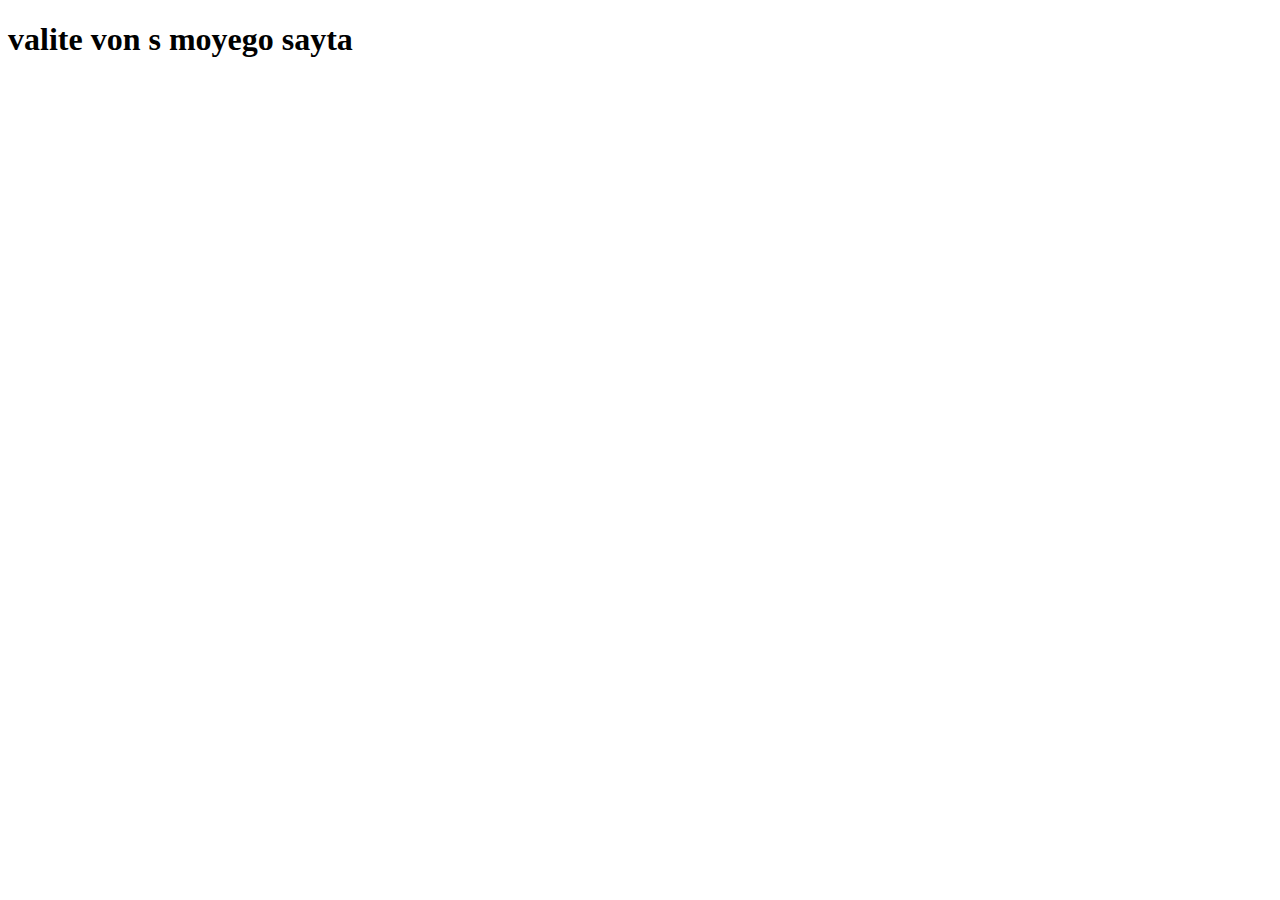
<file: index.html>
<!DOCTYPE html>
<html lang="en">
<head>
    <meta charset="UTF-8">
    <meta name="viewport" content="width=device-width, initial-scale=1.0">
    <title>сайт элшода</title>
</head>
<body>
    <h1>
        valite von s moyego sayta
        
    </h1>
</body>
</html>
</file>
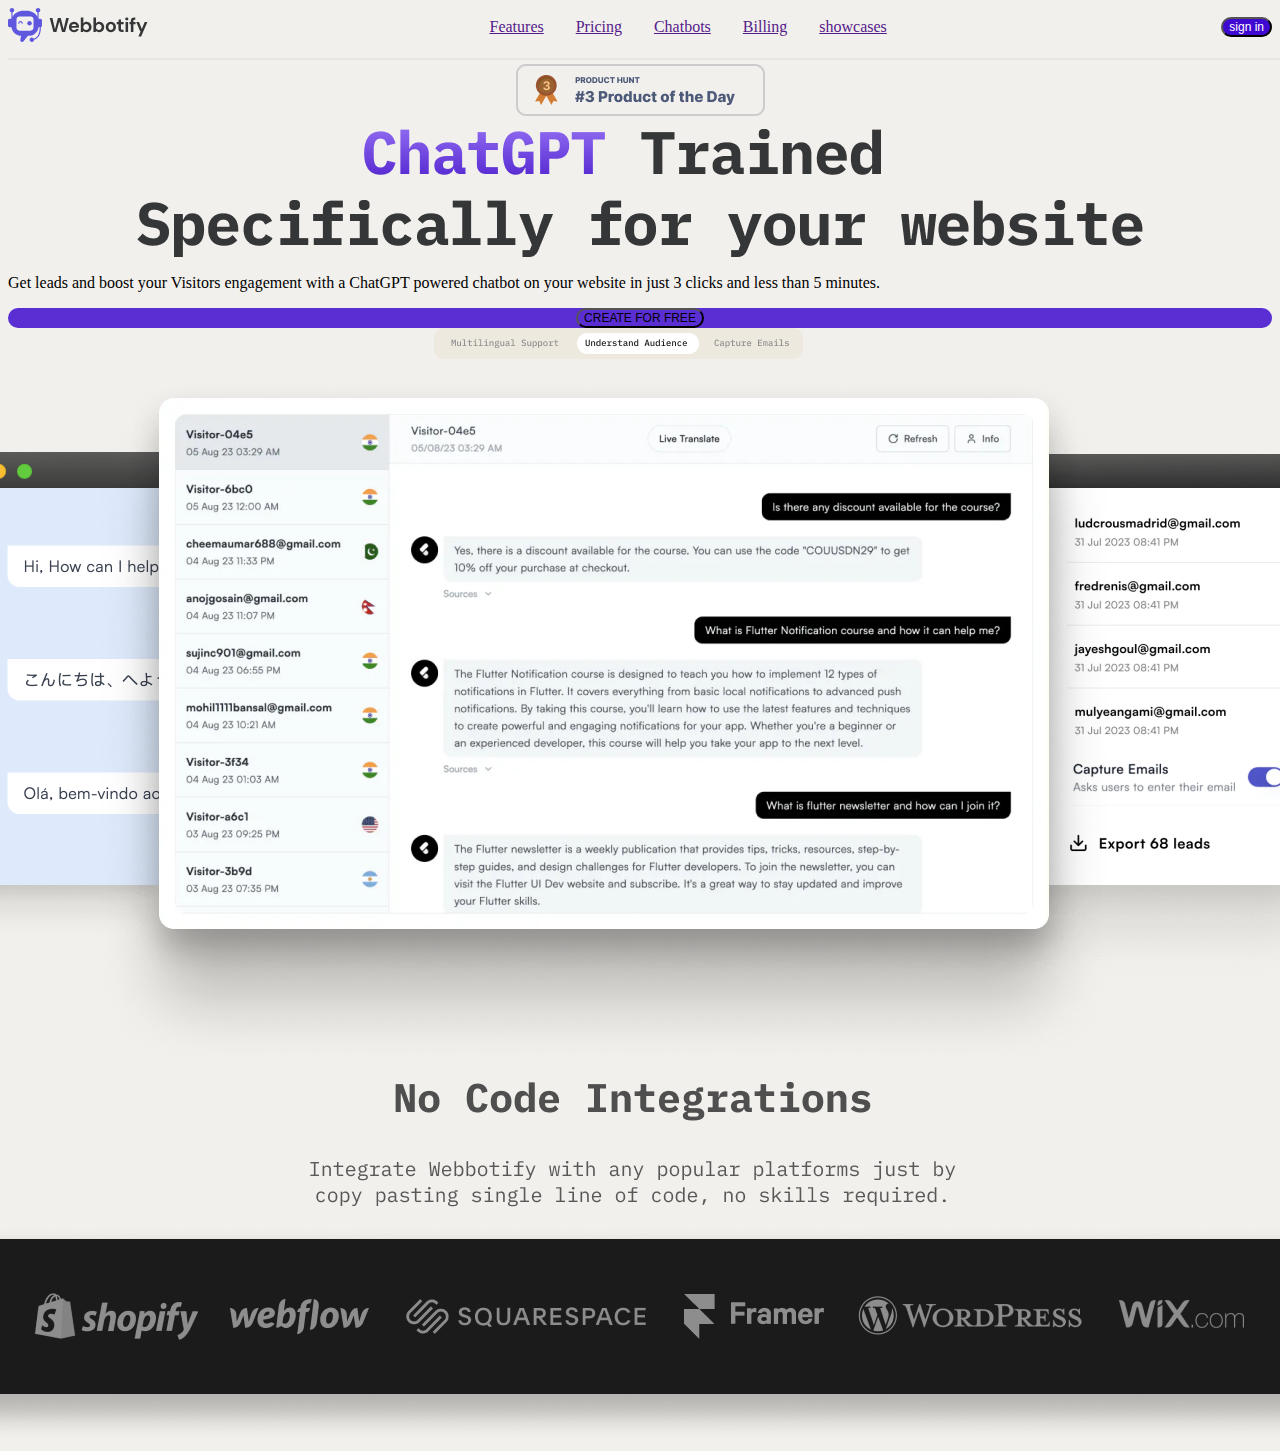
<file: 3leson.html>
<!DOCTYPE html>
<html lang="en">

<head>
    <meta charset="UTF-8">
    <meta name="viewport" content="width=device-width, initial-scale=1.0">
    <title>Document</title>
    <link rel="stylesheet" href="stylesh.css">
</head>

<body>
    <header>
        <a href="">
            <svg width="147" height="34" viewBox="0 0 147 34" fill="none" xmlns="http://www.w3.org/2000/svg">
                <path
                    d="M45.4016 24L41.7016 10H44.4416L46.9616 21.14L49.9216 10H52.7416L55.6216 21.14L58.1416 10H60.9016L57.1016 24H54.0616L51.2816 13.62L48.4216 24H45.4016ZM66.0622 24.24C65.0622 24.24 64.1755 24.0267 63.4022 23.6C62.6289 23.1733 62.0222 22.5733 61.5822 21.8C61.1422 21.0267 60.9222 20.1333 60.9222 19.12C60.9222 18.0933 61.1355 17.18 61.5622 16.38C62.0022 15.58 62.6022 14.96 63.3622 14.52C64.1355 14.0667 65.0422 13.84 66.0822 13.84C67.0555 13.84 67.9155 14.0533 68.6622 14.48C69.4089 14.9067 69.9889 15.4933 70.4022 16.24C70.8289 16.9733 71.0422 17.7933 71.0422 18.7C71.0422 18.8467 71.0355 19 71.0222 19.16C71.0222 19.32 71.0155 19.4867 71.0022 19.66H63.4622C63.5155 20.4333 63.7822 21.04 64.2622 21.48C64.7555 21.92 65.3489 22.14 66.0422 22.14C66.5622 22.14 66.9955 22.0267 67.3422 21.8C67.7022 21.56 67.9689 21.2533 68.1422 20.88H70.7422C70.5555 21.5067 70.2422 22.08 69.8022 22.6C69.3755 23.1067 68.8422 23.5067 68.2022 23.8C67.5755 24.0933 66.8622 24.24 66.0622 24.24ZM66.0822 15.92C65.4555 15.92 64.9022 16.1 64.4222 16.46C63.9422 16.8067 63.6355 17.34 63.5022 18.06H68.4422C68.4022 17.4067 68.1622 16.8867 67.7222 16.5C67.2822 16.1133 66.7355 15.92 66.0822 15.92ZM78.6753 24.24C77.9286 24.24 77.2753 24.1 76.7153 23.82C76.1553 23.54 75.702 23.1467 75.3553 22.64L75.0753 24H72.7953V9.6H75.3553V15.5C75.6753 15.06 76.0953 14.6733 76.6153 14.34C77.1486 14.0067 77.8353 13.84 78.6753 13.84C79.6086 13.84 80.442 14.0667 81.1753 14.52C81.9086 14.9733 82.4886 15.5933 82.9153 16.38C83.342 17.1667 83.5553 18.06 83.5553 19.06C83.5553 20.06 83.342 20.9533 82.9153 21.74C82.4886 22.5133 81.9086 23.1267 81.1753 23.58C80.442 24.02 79.6086 24.24 78.6753 24.24ZM78.1353 22C78.9486 22 79.622 21.7267 80.1553 21.18C80.6886 20.6333 80.9553 19.9267 80.9553 19.06C80.9553 18.1933 80.6886 17.48 80.1553 16.92C79.622 16.36 78.9486 16.08 78.1353 16.08C77.3086 16.08 76.6286 16.36 76.0953 16.92C75.5753 17.4667 75.3153 18.1733 75.3153 19.04C75.3153 19.9067 75.5753 20.62 76.0953 21.18C76.6286 21.7267 77.3086 22 78.1353 22ZM91.3222 24.24C90.5755 24.24 89.9222 24.1 89.3622 23.82C88.8022 23.54 88.3489 23.1467 88.0022 22.64L87.7222 24H85.4422V9.6H88.0022V15.5C88.3222 15.06 88.7422 14.6733 89.2622 14.34C89.7955 14.0067 90.4822 13.84 91.3222 13.84C92.2555 13.84 93.0889 14.0667 93.8222 14.52C94.5555 14.9733 95.1355 15.5933 95.5622 16.38C95.9889 17.1667 96.2022 18.06 96.2022 19.06C96.2022 20.06 95.9889 20.9533 95.5622 21.74C95.1355 22.5133 94.5555 23.1267 93.8222 23.58C93.0889 24.02 92.2555 24.24 91.3222 24.24ZM90.7822 22C91.5955 22 92.2689 21.7267 92.8022 21.18C93.3355 20.6333 93.6022 19.9267 93.6022 19.06C93.6022 18.1933 93.3355 17.48 92.8022 16.92C92.2689 16.36 91.5955 16.08 90.7822 16.08C89.9555 16.08 89.2755 16.36 88.7422 16.92C88.2222 17.4667 87.9622 18.1733 87.9622 19.04C87.9622 19.9067 88.2222 20.62 88.7422 21.18C89.2755 21.7267 89.9555 22 90.7822 22ZM102.849 24.24C101.889 24.24 101.022 24.02 100.249 23.58C99.4891 23.14 98.8824 22.5333 98.4291 21.76C97.9891 20.9733 97.7691 20.0667 97.7691 19.04C97.7691 18.0133 97.9957 17.1133 98.4491 16.34C98.9024 15.5533 99.5091 14.94 100.269 14.5C101.042 14.06 101.909 13.84 102.869 13.84C103.816 13.84 104.669 14.06 105.429 14.5C106.202 14.94 106.809 15.5533 107.249 16.34C107.702 17.1133 107.929 18.0133 107.929 19.04C107.929 20.0667 107.702 20.9733 107.249 21.76C106.809 22.5333 106.202 23.14 105.429 23.58C104.656 24.02 103.796 24.24 102.849 24.24ZM102.849 22.02C103.516 22.02 104.096 21.7733 104.589 21.28C105.082 20.7733 105.329 20.0267 105.329 19.04C105.329 18.0533 105.082 17.3133 104.589 16.82C104.096 16.3133 103.522 16.06 102.869 16.06C102.189 16.06 101.602 16.3133 101.109 16.82C100.629 17.3133 100.389 18.0533 100.389 19.04C100.389 20.0267 100.629 20.7733 101.109 21.28C101.602 21.7733 102.182 22.02 102.849 22.02ZM113.847 24C112.807 24 111.974 23.7467 111.347 23.24C110.721 22.7333 110.407 21.8333 110.407 20.54V16.22H108.707V14.08H110.407L110.707 11.42H112.967V14.08H115.647V16.22H112.967V20.56C112.967 21.04 113.067 21.3733 113.267 21.56C113.481 21.7333 113.841 21.82 114.347 21.82H115.587V24H113.847ZM118.825 12.54C118.359 12.54 117.972 12.4 117.665 12.12C117.372 11.84 117.225 11.4867 117.225 11.06C117.225 10.6333 117.372 10.2867 117.665 10.02C117.972 9.74 118.359 9.6 118.825 9.6C119.292 9.6 119.672 9.74 119.965 10.02C120.272 10.2867 120.425 10.6333 120.425 11.06C120.425 11.4867 120.272 11.84 119.965 12.12C119.672 12.4 119.292 12.54 118.825 12.54ZM117.545 24V14.08H120.105V24H117.545ZM122.837 24V16.22H121.477V14.08H122.837V12.92C122.837 11.72 123.137 10.8667 123.737 10.36C124.351 9.85333 125.177 9.6 126.217 9.6H127.317V11.78H126.617C126.177 11.78 125.864 11.8667 125.677 12.04C125.491 12.2133 125.397 12.5067 125.397 12.92V14.08H127.537V16.22H125.397V24H122.837ZM130.405 28.4L132.705 23.34H132.105L128.245 14.08H131.025L133.805 21.06L136.705 14.08H139.425L133.125 28.4H130.405Z"
                    fill="#353637" />
                <g clip-path="url(#clip0_1_2051)">
                    <path
                        d="M32.3 10.7713H30.6V4.46022C31.1341 4.32234 31.5997 3.99441 31.9093 3.53792C32.219 3.08143 32.3514 2.5277 32.2819 1.98055C32.2124 1.4334 31.9457 0.930368 31.5318 0.565764C31.1178 0.201157 30.585 0 30.0333 0C29.4817 0 28.9489 0.201157 28.5349 0.565764C28.121 0.930368 27.8542 1.4334 27.7847 1.98055C27.7152 2.5277 27.8477 3.08143 28.1574 3.53792C28.4669 3.99441 28.9325 4.32234 29.4667 4.46022V8.9641C27.4777 5.12801 23.2985 2.81093 18.8247 2.83997H15.1357C10.6958 2.80173 6.51667 5.14926 4.53333 8.95271V4.46022C5.0675 4.32234 5.53304 3.99441 5.84267 3.53792C6.15231 3.08143 6.28478 2.5277 6.21527 1.98055C6.14576 1.4334 5.87902 0.930368 5.46507 0.565764C5.05111 0.201157 4.51836 0 3.96667 0C3.41498 0 2.88222 0.201157 2.46826 0.565764C2.05431 0.930368 1.78758 1.4334 1.71806 1.98055C1.64855 2.5277 1.78102 3.08143 2.09066 3.53792C2.40029 3.99441 2.86583 4.32234 3.4 4.46022V10.7713H1.7C1.24953 10.7726 0.817892 10.9521 0.499364 11.2705C0.180835 11.589 0.00130814 12.0205 0 12.4709V17.5696C0.00130814 18.0199 0.180835 18.4515 0.499364 18.7699C0.817892 19.0884 1.24953 19.2678 1.7 19.2691H3.47083C4.02617 24.0279 8.09483 27.7556 13.0588 27.8519L12.3052 31.9875C12.2346 32.3574 12.2907 32.7402 12.4644 33.0743C12.6381 33.4084 12.9194 33.6741 13.2628 33.8287C13.6084 33.9962 14.0003 34.0425 14.3755 33.9603C14.7507 33.8781 15.0872 33.6722 15.3312 33.3755L19.9495 27.8519H20.7428C25.8032 27.8519 29.9738 24.0902 30.5348 19.2691H31.7248C31.6285 25.7785 29.8605 29.2541 25.7862 30.6562C25.5203 30.178 25.0893 29.813 24.5737 29.6295C24.0581 29.446 23.4932 29.4568 22.9849 29.6596C22.4767 29.8624 22.0597 30.2434 21.8122 30.7313C21.5646 31.2193 21.5034 31.7807 21.64 32.3105C21.7766 32.8404 22.1016 33.3023 22.5542 33.6099C23.0069 33.9174 23.5561 34.0495 24.0991 33.9814C24.6422 33.9133 25.1417 33.6497 25.5044 33.24C25.8671 32.8302 26.068 32.3024 26.0695 31.7552C31.8325 29.7951 32.8128 24.4131 32.8695 19.1672C33.1992 19.0491 33.4846 18.8324 33.6868 18.5466C33.8891 18.2608 33.9984 17.9196 34 17.5696V12.4709C33.9987 12.0205 33.8192 11.589 33.5006 11.2705C33.1821 10.9521 32.7505 10.7726 32.3 10.7713ZM25.5 19.8356C25.5 20.5869 25.2015 21.3074 24.6701 21.8386C24.1388 22.3698 23.4181 22.6682 22.6667 22.6682H11.3333C10.5819 22.6682 9.86119 22.3698 9.32986 21.8386C8.79852 21.3074 8.5 20.5869 8.5 19.8356V11.3378C8.5 10.5866 8.79852 9.86603 9.32986 9.33487C9.86119 8.80362 10.5819 8.50519 11.3333 8.50519H22.6667C23.4181 8.50519 24.1388 8.80362 24.6701 9.33487C25.2015 9.86603 25.5 10.5866 25.5 11.3378V19.8356Z"
                        fill="#5F58DF" />
                    <path
                        d="M21.5333 17.5695C22.7851 17.5695 23.7999 16.5549 23.7999 15.3035C23.7999 14.0519 22.7851 13.0374 21.5333 13.0374C20.2814 13.0374 19.2666 14.0519 19.2666 15.3035C19.2666 16.5549 20.2814 17.5695 21.5333 17.5695Z"
                        fill="#5F58DF" />
                    <path
                        d="M12.4669 13.0374C11.8657 13.0374 11.2891 13.2761 10.864 13.701C10.439 14.126 10.2002 14.7024 10.2002 15.3035C10.2002 15.4536 10.2599 15.5978 10.3662 15.704C10.4725 15.8102 10.6166 15.87 10.7669 15.87C10.9172 15.87 11.0612 15.8102 11.1676 15.704C11.2738 15.5978 11.3335 15.4536 11.3335 15.3035C11.3335 15.0029 11.4529 14.7147 11.6655 14.5022C11.878 14.2897 12.1662 14.1704 12.4669 14.1704C12.7675 14.1704 13.0557 14.2897 13.2683 14.5022C13.4808 14.7147 13.6002 15.0029 13.6002 15.3035C13.6002 15.4536 13.6599 15.5978 13.7662 15.704C13.8724 15.8102 14.0166 15.87 14.1669 15.87C14.3172 15.87 14.4612 15.8102 14.5676 15.704C14.6738 15.5978 14.7335 15.4536 14.7335 15.3035C14.7335 14.7024 14.4947 14.126 14.0696 13.701C13.6446 13.2761 13.068 13.0374 12.4669 13.0374Z"
                        fill="#5F58DF" />
                </g>
                <defs>
                    <clipPath id="clip0_1_2051">
                        <rect width="34" height="34" fill="white" />
                    </clipPath>
                </defs>
            </svg>
        </a>
        <nav class="had">
            <a href="">
                Features
            </a>
            <a href="">
                Pricing
            </a>
            <a href="">
                Chatbots
            </a>
            <a href="">
                Billing
            </a>
            <a href="">
                showcases
            </a>
        </nav>


        <button class="tyu">
            sign in
        </button>

    </header>
    <div>
        <img src="top bar.png" alt="">
    </div>
    <div class="class">
        <img src="Group 297.png" alt="">
    </div>
    <div class="main">

        <img src="main text.png" alt="">

    </div>
    <div>
        <p>
            Get leads and boost your Visitors engagement with a ChatGPT powered chatbot on your website in just 3 clicks
            and less than 5 minutes.
        </p>
    </div>
    <div class="tre">
        <button class="tre">
            CREATE FOR FREE
        </button>
    </div>
    <div class="Group">
        <img src="Group 296.png" alt="">
    </div>
    <div class="font">
        <img src="Group 294.png" alt="">
    </div>
    <div class="fon">

    </div>
    <div class="fons">

    </div>

</body>

</html>
</file>
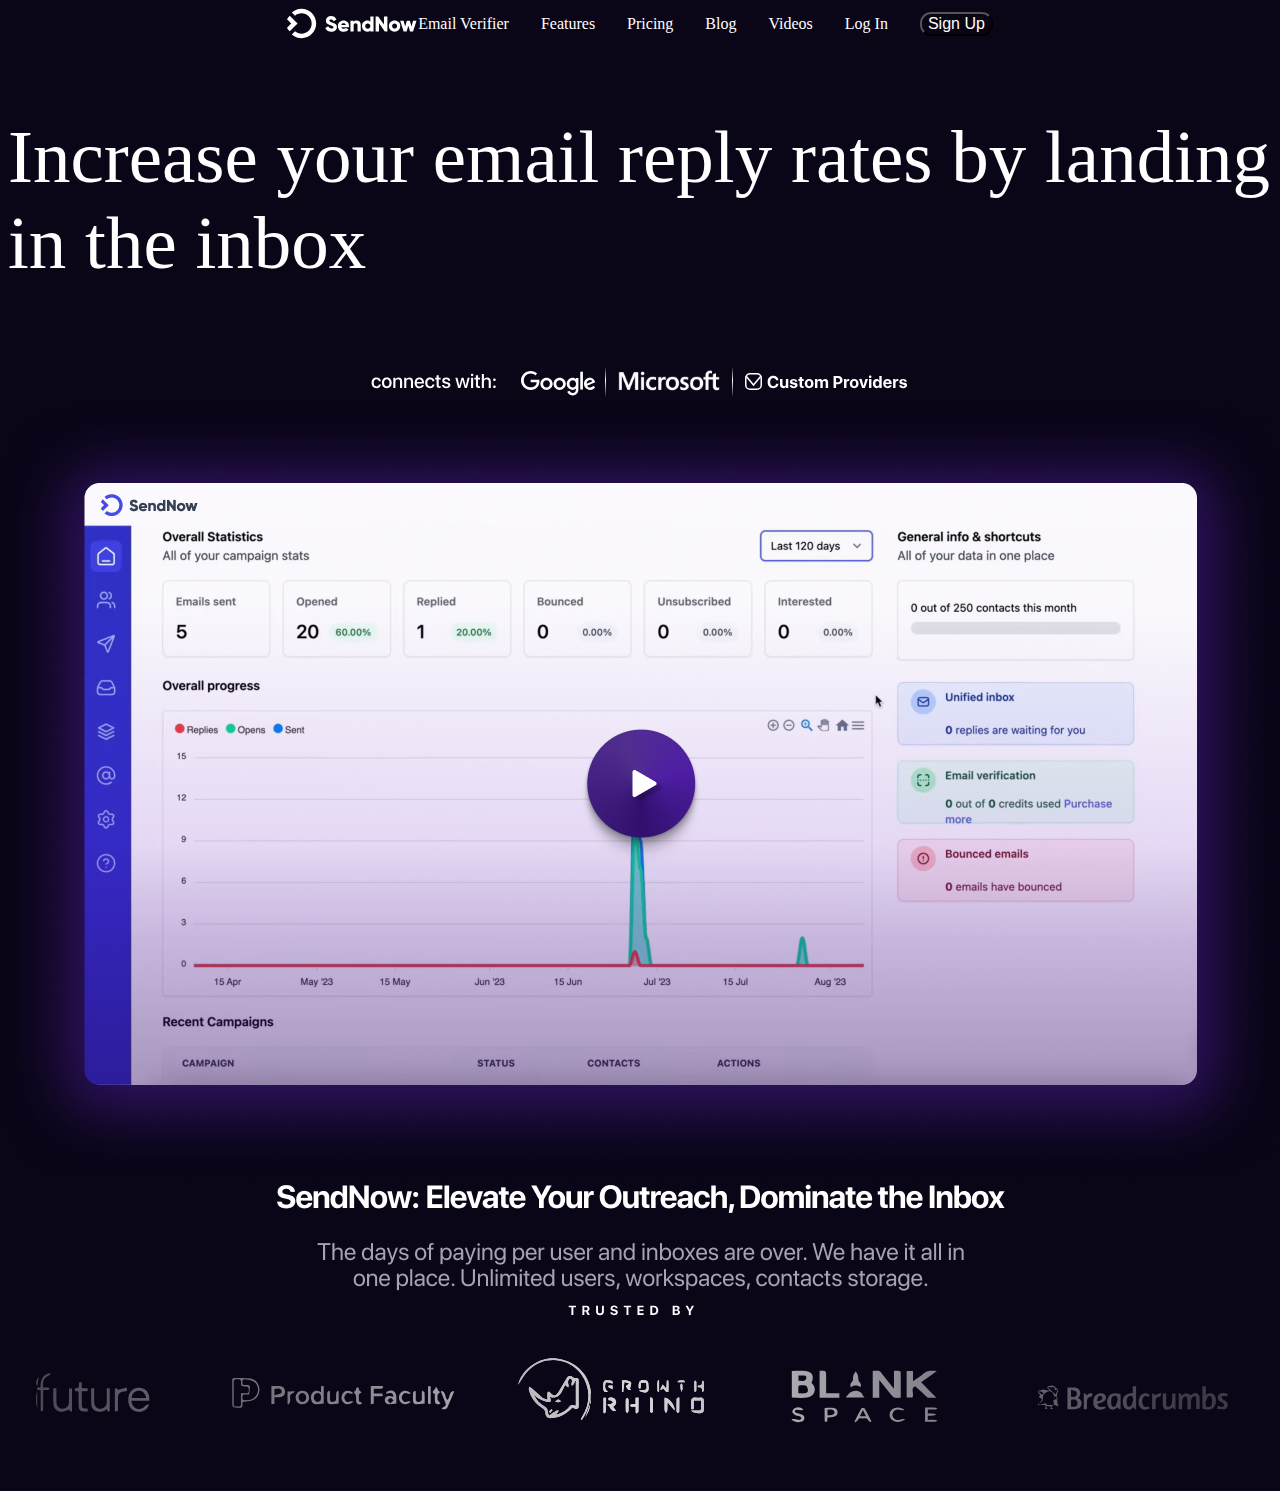
<file: 4-leson.html>
<!DOCTYPE html>
<html lang="en">
<head>
    <meta charset="UTF-8">
    <meta name="viewport" content="width=device-width, initial-scale=1.0">
    <title>Document</title>
    <link rel="stylesheet" href="stylesss.css">
</head>
<body>
    <header class="rem">
        <svg width="131" height="31" viewBox="0 0 131 31" fill="none" xmlns="http://www.w3.org/2000/svg">
            <path fill-rule="evenodd" clip-rule="evenodd" d="M4.8344 4.51244C7.41992 2.23231 10.8106 0.844116 14.5206 0.844116C22.6034 0.844116 29.1765 7.41724 29.1765 15.5C29.1765 23.5828 22.5999 30.1559 14.5206 30.1559C10.8141 30.1559 7.42686 28.7747 4.84481 26.498L8.03073 23.3121C9.79372 24.7767 12.0565 25.6616 14.5206 25.6616C20.1254 25.6616 24.6822 21.1049 24.6822 15.5C24.6822 9.89513 20.1219 5.33841 14.5206 5.33841C12.0496 5.33841 9.78333 6.22685 8.02032 7.69835L4.8344 4.51244ZM10.5191 15.4687L10.4982 15.4896H10.5017L10.5434 15.5312L2.76252 23.3121C1.59296 22.3369 0.645512 21.1083 0.00694099 19.7097L4.20624 15.5104L0 11.3042C0.635101 9.90552 1.58255 8.67353 2.74863 7.69832L10.5191 15.4687Z" fill="white"/>
            <path d="M38.3218 20.0242L41.2862 18.3055C41.888 19.7007 42.9387 20.3895 44.4418 20.3895C45.7952 20.3895 46.4806 19.9825 46.4806 19.1649C46.4806 18.7161 46.2648 18.3716 45.8161 18.135C45.3846 17.8775 44.5705 17.5784 43.3667 17.2548C42.1003 16.9103 41.2409 16.5241 40.3189 15.8387C39.4386 15.1289 38.9446 14.0573 38.9446 12.6831C38.9446 11.3088 39.4386 10.192 40.4267 9.35345C41.4357 8.51498 42.6151 8.10791 43.9894 8.10791C46.4597 8.10791 48.3907 9.28735 49.4867 11.5001L46.5884 13.1945C46.0527 12.0568 45.3011 11.4549 43.9894 11.4549C42.9596 11.4549 42.3786 11.9699 42.3786 12.5926C42.3786 12.9579 42.549 13.2781 42.8935 13.5599C43.2588 13.8382 43.9894 14.1409 45.0819 14.461L46.4771 14.9097C46.7972 15.0176 47.2287 15.209 47.7227 15.4908C48.2376 15.7483 48.6238 16.0266 48.8812 16.3293C49.4171 16.9103 49.9111 17.8984 49.9111 19.1196C49.9111 20.5566 49.3962 21.6734 48.3664 22.5119C47.3364 23.326 45.9831 23.7365 44.3304 23.7365C41.2583 23.7365 39.1777 22.317 38.3184 20.0207L38.3218 20.0242Z" fill="white"/>
            <path d="M54.2984 19.3597C54.6637 20.3687 55.5231 20.8628 56.8765 20.8628C57.7567 20.8628 58.4457 20.5844 58.9362 20.0451L61.5143 21.5273C60.4601 23.0094 58.8944 23.74 56.8313 23.74C55.0291 23.74 53.5887 23.2043 52.4927 22.1292C51.4176 21.0541 50.8818 19.7042 50.8818 18.0724C50.8818 16.4406 51.4176 15.1081 52.4719 14.0365C53.5469 12.9405 54.9212 12.4048 56.5947 12.4048C58.1638 12.4048 59.4512 12.9405 60.481 14.0365C61.5317 15.1115 62.0501 16.4615 62.0501 18.0724C62.0501 18.5212 62.0084 18.9526 61.9214 19.3597H54.2984ZM58.8492 16.9556C58.5257 15.8179 57.7741 15.2577 56.5738 15.2577C55.3735 15.2577 54.5559 15.8179 54.2323 16.9556H58.8492Z" fill="white"/>
            <path d="M72.5918 13.5842C73.3641 14.3775 73.7504 15.4525 73.7504 16.8477V23.4409H70.5286V17.3209C70.5286 16.0545 69.7562 15.3656 68.6603 15.3656C67.4356 15.3656 66.6632 16.117 66.6632 17.5783V23.4409H63.4414V12.7039H66.6632V13.7129C67.3068 12.8327 68.3367 12.4048 69.7353 12.4048C70.873 12.4048 71.8403 12.7909 72.5918 13.5842Z" fill="white"/>
            <path d="M83.3284 8.4071H86.5501V23.4374H83.3284V22.4284C82.5768 23.3086 81.5052 23.7401 80.1309 23.7401C78.7566 23.7401 77.511 23.2042 76.5021 22.1083C75.4931 21.0123 74.999 19.6589 74.999 18.0724C74.999 16.4859 75.4931 15.1533 76.5021 14.0574C77.511 12.9614 78.7114 12.4047 80.1309 12.4047C81.5504 12.4047 82.5803 12.8327 83.3284 13.7129V8.4071ZM80.7746 20.6888C81.5261 20.6888 82.1489 20.4522 82.622 19.979C83.0952 19.5058 83.3318 18.8621 83.3318 18.0689C83.3318 17.2757 83.0952 16.6285 82.622 16.1588C82.1489 15.6856 81.5261 15.449 80.7746 15.449C80.023 15.449 79.4003 15.6856 78.9271 16.1588C78.454 16.632 78.2174 17.2757 78.2174 18.0689C78.2174 18.8621 78.454 19.5058 78.9271 19.979C79.4003 20.4522 80.023 20.6888 80.7746 20.6888Z" fill="white"/>
            <path d="M96.9671 8.4071H100.401V23.4374H97.8233L92.0272 15.2785V23.4374H88.5928V8.4071H91.1709L96.9671 16.5658V8.4071Z" fill="white"/>
            <path d="M107.597 23.74C106.007 23.74 104.656 23.2043 103.56 22.1083C102.464 21.0123 101.908 19.659 101.908 18.0724C101.908 16.4858 102.464 15.1533 103.56 14.0574C104.656 12.9614 106.01 12.4048 107.597 12.4048C109.183 12.4048 110.536 12.9614 111.632 14.0574C112.728 15.1533 113.285 16.4824 113.285 18.0724C113.285 19.6624 112.728 21.0123 111.632 22.1083C110.536 23.2043 109.183 23.74 107.597 23.74ZM107.597 20.6053C108.306 20.6053 108.884 20.3687 109.357 19.8955C109.831 19.4224 110.067 18.8204 110.067 18.0724C110.067 17.3244 109.831 16.719 109.357 16.2458C108.884 15.7727 108.306 15.5361 107.597 15.5361C106.886 15.5361 106.309 15.7727 105.836 16.2458C105.363 16.719 105.126 17.3209 105.126 18.0724C105.126 18.8239 105.363 19.4258 105.836 19.8955C106.309 20.3687 106.886 20.6053 107.597 20.6053Z" fill="white"/>
            <path d="M126.064 12.7039H129.498L126.064 23.4408H123.058L121.339 17.707L119.62 23.4408H116.614L113.18 12.7039H116.614L118.159 18.4586L119.832 12.7039H122.838L124.512 18.4586L126.057 12.7039H126.064Z" fill="white"/>
            </svg>
            <div class="fast">
                <div class="hp">
                    Email Verifier
                </div>
                <div class="ter">
                    Features
                </div>
                <div class="aris">
                    Pricing
                </div>
                <div class="git">
                    Blog
                </div>
                <div class="Group">
                    Videos
                </div>
                <div class="github">
                    Log In
                </div>
                <button class="treagain">
                    Sign Up
                </button>
            </div>
            
        </header>
        <main>
            <div>
            <p class="rim">
                Increase your email reply rates by landing in the inbox
            </p>
        </div>
        <div class="just">
            <svg width="539" height="38" viewBox="0 0 539 38" fill="none" xmlns="http://www.w3.org/2000/svg" xmlns:xlink="http://www.w3.org/1999/xlink">
                <path d="M9.86328 20.2617H7.85156C7.63672 19.168 6.81641 18.2988 5.43945 18.2988C3.80859 18.2988 2.73438 19.6562 2.73438 21.8633C2.73438 24.1191 3.81836 25.4277 5.45898 25.4277C6.75781 25.4277 7.60742 24.7148 7.85156 23.5234H9.88281C9.6582 25.7109 7.91016 27.1953 5.43945 27.1953C2.5 27.1953 0.585938 25.1836 0.585938 21.8633C0.585938 18.6016 2.5 16.541 5.41992 16.541C8.06641 16.541 9.67773 18.2402 9.86328 20.2617ZM15.791 27.1953C12.8516 27.1953 10.918 25.1738 10.918 21.8633C10.918 18.5625 12.8613 16.541 15.791 16.541C18.7207 16.541 20.6641 18.5625 20.6641 21.8633C20.6641 25.1738 18.7305 27.1953 15.791 27.1953ZM15.791 25.457C17.4512 25.457 18.5156 24.1484 18.5156 21.8633C18.5156 19.5879 17.4414 18.2793 15.791 18.2793C14.1406 18.2793 13.0664 19.5879 13.0664 21.8633C13.0664 24.1484 14.1406 25.457 15.791 25.457ZM22.2949 27V16.7266H24.3066V18.4453H24.3555C24.9121 17.2734 26.0059 16.5508 27.5879 16.5508C29.8535 16.5508 31.1523 17.9961 31.1523 20.3496V27H29.0332V20.7598C29.0332 19.2168 28.3105 18.3672 26.8457 18.3672C25.3613 18.3672 24.4043 19.4219 24.4043 21.0137V27H22.2949ZM33.1934 27V16.7266H35.2051V18.4453H35.2539C35.8105 17.2734 36.9043 16.5508 38.4863 16.5508C40.752 16.5508 42.0508 17.9961 42.0508 20.3496V27H39.9316V20.7598C39.9316 19.2168 39.209 18.3672 37.7441 18.3672C36.2598 18.3672 35.3027 19.4219 35.3027 21.0137V27H33.1934ZM48.3887 18.2402C46.9141 18.2402 45.8789 19.3633 45.7715 20.916H50.9082C50.8594 19.3438 49.8633 18.2402 48.3887 18.2402ZM50.8984 23.9824H52.9004C52.6074 25.8574 50.8301 27.1953 48.4766 27.1953C45.459 27.1953 43.6328 25.1543 43.6328 21.9121C43.6328 18.6895 45.4883 16.541 48.3887 16.541C51.2402 16.541 53.0176 18.5527 53.0176 21.668V22.3906H45.7617V22.5176C45.7617 24.3047 46.8359 25.4863 48.5254 25.4863C49.7266 25.4863 50.6152 24.8809 50.8984 23.9824ZM63.4766 20.2617H61.4648C61.25 19.168 60.4297 18.2988 59.0527 18.2988C57.4219 18.2988 56.3477 19.6562 56.3477 21.8633C56.3477 24.1191 57.4316 25.4277 59.0723 25.4277C60.3711 25.4277 61.2207 24.7148 61.4648 23.5234H63.4961C63.2715 25.7109 61.5234 27.1953 59.0527 27.1953C56.1133 27.1953 54.1992 25.1836 54.1992 21.8633C54.1992 18.6016 56.1133 16.541 59.0332 16.541C61.6797 16.541 63.291 18.2402 63.4766 20.2617ZM65.6055 14.2949H67.7246V16.7266H69.6777V18.3965H67.7246V24.0605C67.7246 24.9492 68.1152 25.3496 68.9746 25.3496C69.1895 25.3496 69.5312 25.3301 69.668 25.3008V26.9707C69.4336 27.0293 68.9648 27.0684 68.4961 27.0684C66.416 27.0684 65.6055 26.2773 65.6055 24.2949V18.3965H64.1113V16.7266H65.6055V14.2949ZM71.2305 19.6367C71.2305 17.8008 72.8516 16.541 75.2539 16.541C77.5391 16.541 79.1406 17.8203 79.209 19.6465H77.2266C77.1289 18.7188 76.377 18.1426 75.1953 18.1426C74.0527 18.1426 73.291 18.6992 73.291 19.5098C73.291 20.1445 73.7988 20.5742 74.8633 20.8379L76.5918 21.2383C78.6621 21.7363 79.4434 22.5176 79.4434 24.0312C79.4434 25.9062 77.6953 27.1953 75.1758 27.1953C72.7441 27.1953 71.1328 25.9355 70.9668 24.0508H73.0566C73.2227 25.0371 73.9844 25.584 75.2734 25.584C76.543 25.584 77.3242 25.0566 77.3242 24.2266C77.3242 23.5723 76.9336 23.2109 75.8594 22.9375L74.0234 22.4883C72.168 22.0391 71.2305 21.0723 71.2305 19.6367ZM98.7012 16.7266L95.8887 27H93.6914L91.5332 19.3047H91.4844L89.3457 27H87.168L84.3457 16.7266H86.4551L88.3301 24.8125H88.3691L90.5078 16.7266H92.5391L94.6875 24.8125H94.7363L96.6113 16.7266H98.7012ZM100.059 27V16.7266H102.168V27H100.059ZM101.113 15.2227C100.439 15.2227 99.8926 14.6855 99.8926 14.0215C99.8926 13.3477 100.439 12.8105 101.113 12.8105C101.797 12.8105 102.344 13.3477 102.344 14.0215C102.344 14.6855 101.797 15.2227 101.113 15.2227ZM104.941 14.2949H107.061V16.7266H109.014V18.3965H107.061V24.0605C107.061 24.9492 107.451 25.3496 108.311 25.3496C108.525 25.3496 108.867 25.3301 109.004 25.3008V26.9707C108.77 27.0293 108.301 27.0684 107.832 27.0684C105.752 27.0684 104.941 26.2773 104.941 24.2949V18.3965H103.447V16.7266H104.941V14.2949ZM110.83 27V12.9082H112.92V18.4453H112.969C113.535 17.2441 114.658 16.5508 116.221 16.5508C118.477 16.5508 119.824 18.0547 119.824 20.3789V27H117.705V20.7891C117.705 19.2754 116.943 18.3672 115.459 18.3672C113.896 18.3672 112.939 19.4414 112.939 21.0625V27H110.83ZM123.447 27.1074C122.734 27.1074 122.168 26.541 122.168 25.8281C122.168 25.1152 122.734 24.5488 123.447 24.5488C124.16 24.5488 124.727 25.1152 124.727 25.8281C124.727 26.541 124.16 27.1074 123.447 27.1074ZM123.447 19.9883C122.734 19.9883 122.168 19.4316 122.168 18.709C122.168 17.9961 122.734 17.4297 123.447 17.4297C124.16 17.4297 124.727 17.9961 124.727 18.709C124.727 19.4316 124.16 19.9883 123.447 19.9883Z" fill="white"/>
                <rect x="245" y="5" width="110" height="33" fill="url(#pattern0)"/>
                <path d="M159.645 21.2219V18.6368H168.298C168.386 19.0929 168.438 19.6337 168.438 20.2214C168.438 22.1593 167.908 24.5587 166.199 26.2677C164.537 27.9983 162.415 28.9213 159.599 28.9213C154.384 28.9213 150 24.6759 150 19.4606C150 14.2454 154.384 10 159.599 10C162.484 10 164.537 11.1303 166.084 12.6067L164.261 14.4293C163.154 13.3909 161.655 12.5833 159.599 12.5833C155.792 12.5833 152.816 15.6515 152.816 19.4606C152.816 23.2698 155.792 26.338 159.599 26.338C162.069 26.338 163.475 25.3465 164.377 24.4451C165.11 23.7114 165.593 22.6604 165.781 21.2219H159.645Z" fill="white"/>
                <path d="M181.624 22.828C181.624 26.3361 178.878 28.9194 175.509 28.9194C172.14 28.9194 169.394 26.3343 169.394 22.828C169.394 19.2983 172.14 16.7366 175.509 16.7366C178.878 16.7366 181.624 19.2983 181.624 22.828ZM178.947 22.828C178.947 20.6359 177.355 19.136 175.509 19.136C173.663 19.136 172.071 20.6359 172.071 22.828C172.071 24.9967 173.663 26.5199 175.509 26.5199C177.355 26.5217 178.947 24.9985 178.947 22.828Z" fill="white"/>
                <path d="M194.783 22.828C194.783 26.3361 192.038 28.9194 188.668 28.9194C185.299 28.9194 182.553 26.3343 182.553 22.828C182.553 19.2983 185.299 16.7366 188.668 16.7366C192.038 16.7366 194.783 19.2983 194.783 22.828ZM192.106 22.828C192.106 20.6359 190.514 19.136 188.668 19.136C186.822 19.136 185.23 20.6359 185.23 22.828C185.23 24.9967 186.822 26.5199 188.668 26.5199C190.514 26.5217 192.106 24.9985 192.106 22.828Z" fill="white"/>
                <path d="M207.416 17.1027V28.0434C207.416 32.543 204.763 34.3889 201.624 34.3889C198.671 34.3889 196.894 32.4041 196.225 30.7889L198.556 29.8191C198.971 30.8106 199.987 31.9877 201.624 31.9877C203.632 31.9877 204.878 30.742 204.878 28.4111V27.535H204.786C204.186 28.2741 203.032 28.9195 201.579 28.9195C198.533 28.9195 195.74 26.2659 195.74 22.8498C195.74 19.412 198.533 16.735 201.579 16.735C203.032 16.735 204.186 17.3804 204.786 18.096H204.878V17.1009H207.416V17.1027ZM205.062 22.8516C205.062 20.7046 203.631 19.1362 201.808 19.1362C199.962 19.1362 198.415 20.7046 198.415 22.8516C198.415 24.9752 199.962 26.5201 201.808 26.5201C203.633 26.5219 205.062 24.9752 205.062 22.8516Z" fill="white"/>
                <path d="M211.923 10.7049V28.5517H209.246V10.7049H211.923Z" fill="white"/>
                <path d="M222.079 24.8362L224.156 26.2207C223.487 27.2122 221.872 28.9211 219.08 28.9211C215.619 28.9211 213.033 26.2441 213.033 22.8298C213.033 19.2063 215.64 16.7384 218.779 16.7384C221.941 16.7384 223.486 19.2532 223.994 20.6142L224.272 21.3065L216.125 24.6757C216.749 25.898 217.717 26.5217 219.078 26.5217C220.441 26.5217 221.387 25.8511 222.079 24.8362ZM215.687 22.6441L221.133 20.3835C220.834 19.6227 219.932 19.0909 218.872 19.0909C217.51 19.0909 215.619 20.2897 215.687 22.6441Z" fill="white"/>
                <path d="M402.292 27.2075C398.806 27.2075 396.623 24.875 396.623 21.0068C396.623 17.147 398.822 14.8145 402.292 14.8145C405.172 14.8145 407.364 16.6406 407.555 19.3218H405.114C404.882 17.8525 403.753 16.8896 402.292 16.8896C400.399 16.8896 399.179 18.4751 399.179 20.9985C399.179 23.5552 400.383 25.1323 402.3 25.1323C403.786 25.1323 404.857 24.2607 405.123 22.8413H407.563C407.281 25.5142 405.23 27.2075 402.292 27.2075ZM417.295 18.1016V27H414.955V25.3979H414.905C414.465 26.5186 413.585 27.166 412.24 27.166C410.315 27.166 409.036 25.9126 409.036 23.8374V18.1016H411.46V23.3311C411.46 24.5181 412.049 25.1489 413.12 25.1489C414.199 25.1489 414.872 24.377 414.872 23.1982V18.1016H417.295ZM418.893 20.7163C418.893 19.0229 420.362 17.9106 422.645 17.9106C424.878 17.9106 426.331 19.0396 426.364 20.7661H424.131C424.081 20.0522 423.508 19.6123 422.612 19.6123C421.774 19.6123 421.226 19.9941 421.226 20.5669C421.226 21.0068 421.608 21.3057 422.388 21.4883L424.09 21.8535C425.874 22.252 426.596 22.9575 426.596 24.2856C426.596 26.0371 424.986 27.1909 422.637 27.1909C420.263 27.1909 418.802 26.0454 418.669 24.3105H421.035C421.151 25.0576 421.74 25.4893 422.703 25.4893C423.625 25.4893 424.181 25.124 424.181 24.543C424.181 24.0947 423.882 23.8457 423.085 23.6548L421.442 23.2896C419.757 22.9077 418.893 22.0278 418.893 20.7163ZM428.626 16.0513H431.05V18.1016H432.693V19.9277H431.05V24.186C431.05 24.8667 431.382 25.1904 432.095 25.1904C432.311 25.1904 432.535 25.1738 432.685 25.1489V26.9336C432.436 26.9917 432.021 27.0332 431.531 27.0332C429.439 27.0332 428.626 26.3359 428.626 24.6011V19.9277H427.372V18.1016H428.626V16.0513ZM438.142 27.1909C435.453 27.1909 433.735 25.4644 433.735 22.5425C433.735 19.6621 435.478 17.9106 438.142 17.9106C440.807 17.9106 442.55 19.6538 442.55 22.5425C442.55 25.4727 440.832 27.1909 438.142 27.1909ZM438.142 25.3398C439.329 25.3398 440.085 24.3354 440.085 22.5508C440.085 20.7827 439.321 19.7617 438.142 19.7617C436.964 19.7617 436.192 20.7827 436.192 22.5508C436.192 24.3354 436.947 25.3398 438.142 25.3398ZM443.974 27V18.1016H446.314V19.7119H446.364C446.738 18.6411 447.692 17.9355 448.904 17.9355C450.191 17.9355 451.087 18.5996 451.386 19.7617H451.436C451.834 18.6411 452.897 17.9355 454.2 17.9355C455.943 17.9355 457.114 19.1309 457.114 20.9238V27H454.69V21.5298C454.69 20.5005 454.175 19.936 453.237 19.936C452.316 19.936 451.71 20.6084 451.71 21.5962V27H449.377V21.4551C449.377 20.5005 448.838 19.936 447.941 19.936C447.02 19.936 446.397 20.6333 446.397 21.6294V27H443.974ZM462.567 15.022H467.44C469.897 15.022 471.59 16.6572 471.59 19.1226C471.59 21.5796 469.838 23.2231 467.315 23.2231H465.074V27H462.567V15.022ZM465.074 17.0059V21.2642H466.767C468.203 21.2642 469.042 20.5005 469.042 19.1309C469.042 17.7695 468.211 17.0059 466.775 17.0059H465.074ZM473.038 27V18.1016H475.379V19.7036H475.429C475.744 18.5747 476.5 17.9604 477.546 17.9604C477.828 17.9604 478.068 18.002 478.235 18.0518V20.1851C478.035 20.1021 477.703 20.0439 477.355 20.0439C476.159 20.0439 475.462 20.7744 475.462 22.0278V27H473.038ZM483.186 27.1909C480.496 27.1909 478.778 25.4644 478.778 22.5425C478.778 19.6621 480.521 17.9106 483.186 17.9106C485.85 17.9106 487.593 19.6538 487.593 22.5425C487.593 25.4727 485.875 27.1909 483.186 27.1909ZM483.186 25.3398C484.373 25.3398 485.128 24.3354 485.128 22.5508C485.128 20.7827 484.364 19.7617 483.186 19.7617C482.007 19.7617 481.235 20.7827 481.235 22.5508C481.235 24.3354 481.99 25.3398 483.186 25.3398ZM496.936 18.1016L493.881 27H491.142L488.062 18.1016H490.66L492.512 24.8584H492.561L494.404 18.1016H496.936ZM497.994 27V18.1016H500.418V27H497.994ZM499.206 17.1221C498.475 17.1221 497.911 16.5659 497.911 15.8687C497.911 15.1631 498.475 14.6152 499.206 14.6152C499.936 14.6152 500.501 15.1631 500.501 15.8687C500.501 16.5659 499.936 17.1221 499.206 17.1221ZM505.51 27.1411C503.286 27.1411 501.883 25.3813 501.883 22.5342C501.883 19.7119 503.294 17.9604 505.527 17.9604C506.813 17.9604 507.81 18.6411 508.241 19.6289H508.291V15.022H510.715V27H508.324V25.4727H508.283C507.851 26.4521 506.822 27.1411 505.51 27.1411ZM506.332 19.9028C505.112 19.9028 504.365 20.9238 504.365 22.5508C504.365 24.186 505.112 25.1904 506.332 25.1904C507.536 25.1904 508.308 24.1777 508.308 22.5508C508.308 20.9321 507.536 19.9028 506.332 19.9028ZM516.496 19.7036C515.434 19.7036 514.67 20.5088 514.587 21.6211H518.364C518.314 20.4839 517.575 19.7036 516.496 19.7036ZM518.397 24.2773H520.622C520.356 26.0205 518.762 27.1909 516.563 27.1909C513.823 27.1909 512.18 25.4395 512.18 22.5923C512.18 19.7534 513.84 17.9106 516.471 17.9106C519.061 17.9106 520.696 19.6621 520.696 22.3682V23.1069H514.562V23.2563C514.562 24.5264 515.367 25.3979 516.604 25.3979C517.492 25.3979 518.173 24.958 518.397 24.2773ZM522.12 27V18.1016H524.461V19.7036H524.51C524.826 18.5747 525.581 17.9604 526.627 17.9604C526.909 17.9604 527.15 18.002 527.316 18.0518V20.1851C527.117 20.1021 526.785 20.0439 526.436 20.0439C525.241 20.0439 524.544 20.7744 524.544 22.0278V27H522.12ZM528.333 20.7163C528.333 19.0229 529.802 17.9106 532.085 17.9106C534.318 17.9106 535.77 19.0396 535.803 20.7661H533.571C533.521 20.0522 532.948 19.6123 532.051 19.6123C531.213 19.6123 530.665 19.9941 530.665 20.5669C530.665 21.0068 531.047 21.3057 531.827 21.4883L533.529 21.8535C535.314 22.252 536.036 22.9575 536.036 24.2856C536.036 26.0371 534.425 27.1909 532.076 27.1909C529.702 27.1909 528.241 26.0454 528.109 24.3105H530.474C530.591 25.0576 531.18 25.4893 532.143 25.4893C533.064 25.4893 533.62 25.124 533.62 24.543C533.62 24.0947 533.321 23.8457 532.525 23.6548L530.881 23.2896C529.196 22.9077 528.333 22.0278 528.333 20.7163Z" fill="white"/>
                <rect x="374.75" y="12.75" width="15.5" height="15.5" rx="4.25" stroke="white" stroke-width="1.5"/>
                <path d="M375 15L382.5 24L390 15" stroke="white" stroke-width="1.5"/>
                <line x1="234.5" y1="36.0139" x2="234.5" y2="3.05176e-05" stroke="url(#paint0_radial_1_2809)"/>
                <line x1="361.5" y1="36.0139" x2="361.5" y2="3.05176e-05" stroke="url(#paint1_radial_1_2809)"/>
                <defs>
                <pattern id="pattern0" patternContentUnits="objectBoundingBox" width="1" height="1">
                <use xlink:href="#image0_1_2809" transform="matrix(0.00156901 0 0 0.00521662 -0.496482 -0.533333)"/>
                </pattern>
                <radialGradient id="paint0_radial_1_2809" cx="0" cy="0" r="1" gradientUnits="userSpaceOnUse" gradientTransform="translate(237.5 0.00696256) rotate(90) scale(44.5 1602.62)">
                <stop offset="0.125" stop-color="white" stop-opacity="0"/>
                <stop offset="0.4375" stop-color="white"/>
                <stop offset="0.796875" stop-color="white" stop-opacity="0.0740741"/>
                </radialGradient>
                <radialGradient id="paint1_radial_1_2809" cx="0" cy="0" r="1" gradientUnits="userSpaceOnUse" gradientTransform="translate(364.5 0.00696256) rotate(90) scale(44.5 1602.62)">
                <stop offset="0.125" stop-color="white" stop-opacity="0"/>
                <stop offset="0.4375" stop-color="white"/>
                <stop offset="0.796875" stop-color="white" stop-opacity="0.0740741"/>
                </radialGradient>
                <image id="image0_1_2809" width="1024" height="377" xlink:href="[data-uri]"/>
                </defs>
                </svg>
                
        </div>
        <div class="poli">
            <img src="Group 410.png" alt="">
        </div>
        <div class="voli">
            <img src="Group 400.png" alt="">
        </div>
        <div class="volite">
            <svg width="1439" height="192" viewBox="0 0 1439 192" fill="none" xmlns="http://www.w3.org/2000/svg">
                <path d="M255.303 102.629C255.303 97.9439 255.303 93.259 255.303 88.574C255.303 86.9316 255.599 85.6392 257.618 85.693C263.623 85.8546 269.708 85.6392 275.658 86.3123C281.958 87.0393 286.401 92.9628 286.293 99.3709C286.186 105.698 281.716 111.029 275.55 112.053C273.8 112.349 271.996 112.591 270.219 112.456C267.5 112.268 266.504 113.372 266.88 115.957C267.284 118.757 266.073 119.565 263.326 119.538C255.33 119.484 255.33 119.592 255.33 111.622C255.33 108.606 255.33 105.591 255.33 102.602L255.303 102.629ZM265.211 103.033C267.257 103.033 268.819 102.925 270.354 103.033C272.939 103.248 274.231 102.602 274.15 99.6133C274.069 96.8669 273.8 95.2514 270.435 95.3322C265.48 95.4668 265.319 95.2783 265.292 90.1626C265.292 87.3085 263.649 87.1739 261.603 87.2547C259.476 87.3624 256.891 86.6085 256.918 90.2434C256.972 98.5901 256.972 106.964 256.918 115.311C256.918 118.972 259.557 118.111 261.657 118.245C263.757 118.38 265.373 118.084 265.265 115.257C265.103 111.379 265.211 107.475 265.211 103.006V103.033ZM271.269 110.976C278.027 110.976 282.551 107.852 284.247 102.225C285.701 97.4054 283.709 91.7512 278.997 89.3279C276.547 88.0624 273.504 87.7932 270.677 87.3355C268.254 86.9316 266.719 87.5239 266.746 90.6742C266.746 93.6898 268.227 93.9321 270.488 93.7705C271.377 93.7167 272.373 93.5013 273.154 93.8244C274.069 94.2013 275.496 95.1168 275.47 95.7361C275.362 98.6978 274.85 101.633 274.419 104.541C274.419 104.621 273.585 104.621 273.127 104.621C272.239 104.621 271.323 104.729 270.435 104.621C267.311 104.164 266.638 105.698 266.773 108.472C266.961 112.187 269.735 110.518 271.242 110.976H271.269Z" fill="white"/>
                <path d="M299.84 94.8206C303.179 94.8206 306.194 94.686 309.183 94.8475C313.114 95.0629 315.457 97.6208 315.403 101.336C315.349 105.052 312.979 107.395 308.995 107.556C307.244 107.637 305.467 107.556 303.313 107.556V115.23H299.84V94.7937V94.8206ZM303.34 105.402C306.41 104.433 308.941 103.787 311.283 102.737C311.687 102.548 311.687 100.179 311.095 99.4517C308.995 96.8669 306.114 98.0516 303.34 98.1862V105.429V105.402Z" fill="white"/>
                <path d="M356.354 101.983V95.063C357.458 95.0092 358.373 94.9553 359.45 94.8746V114.799C356.515 115.122 353.769 115.634 351.023 115.688C348.088 115.768 346.203 113.937 345.422 111.245C344.453 107.879 344.507 104.514 347.226 101.902C349.272 99.9365 351.75 99.6403 354.361 100.96C354.927 101.256 355.492 101.552 356.381 102.01L356.354 101.983ZM356.408 108.068C356.408 104.568 355.034 102.844 352.315 102.925C349.892 103.006 348.142 105.187 348.169 108.095C348.195 111.056 349.946 113.022 352.503 112.995C355.277 112.995 356.408 111.541 356.408 108.068Z" fill="white"/>
                <path d="M413.028 94.9554H426.545C427.164 96.867 426.949 97.9979 424.606 97.944C421.967 97.8633 419.302 97.944 416.448 97.944V103.275H426.195C427.137 105.591 426.706 106.56 424.418 106.479C421.887 106.372 419.329 106.479 416.421 106.479V115.203C415.155 115.338 414.24 115.418 413.028 115.553V95.0361V94.9554Z" fill="white"/>
                <path d="M335.245 115.741C330.667 115.795 327.517 112.645 327.49 108.014C327.49 103.518 330.506 100.313 334.841 100.206C339.364 100.071 342.703 103.248 342.837 107.799C342.972 112.349 339.768 115.715 335.245 115.768V115.741ZM339.526 108.122C339.606 105.375 337.749 103.06 335.352 102.925C332.929 102.791 330.91 104.891 330.775 107.691C330.64 110.733 332.471 112.968 335.083 112.995C337.614 112.995 339.445 110.976 339.526 108.122Z" fill="white"/>
                <path d="M438.799 107.152C438.799 103.221 436.645 101.956 432.848 103.356C432.041 103.652 431.017 103.356 430.102 103.356C430.667 102.575 431.071 101.471 431.852 101.094C437.533 98.2402 442.084 101.121 442.111 107.449C442.111 110.006 442.111 112.537 442.111 114.88C439.095 115.176 436.456 115.634 433.791 115.688C430.829 115.741 428.917 113.695 428.89 110.895C428.89 108.095 430.775 106.102 433.791 106.156C435.406 106.183 437.022 106.749 438.799 107.125V107.152ZM435.299 114.853C436.914 113.211 437.937 112.134 438.987 111.083C437.856 110.114 436.752 108.418 435.595 108.391C434.437 108.391 433.252 110.033 432.094 110.949C432.983 111.999 433.845 113.076 435.299 114.826V114.853Z" fill="white"/>
                <path d="M493.748 100.475C498.972 101.74 497.141 108.041 500.372 110.76C503.387 108.068 501.799 101.821 506.807 100.421C507.184 100.636 507.534 100.852 507.911 101.094C505.407 107.098 503.01 113.183 500.318 119.107C499.268 121.423 496.952 121.799 493.506 121.099C494.529 120.049 495.041 119.08 495.821 118.811C498.433 117.868 498.891 116.226 497.922 113.857C496.171 109.656 494.475 105.429 492.752 101.202C493.075 100.96 493.398 100.717 493.721 100.475H493.748Z" fill="white"/>
                <path d="M472.154 100.313C472.881 101.067 474.2 101.794 474.227 102.602C474.442 106.694 474.335 110.814 474.335 114.853C470.969 115.149 467.846 115.606 464.723 115.633C462.353 115.633 461.168 113.964 461.115 111.649C461.034 108.633 460.926 105.617 461.168 102.629C461.222 101.821 462.461 101.121 463.161 100.367C463.511 100.609 463.861 100.825 464.211 101.067C464.211 103.948 464.211 106.802 464.211 109.683C464.211 111.81 465.099 113.183 467.388 112.995C469.407 112.833 471.158 112.16 471.158 109.656C471.158 106.775 471.158 103.894 471.158 101.04C471.481 100.798 471.804 100.582 472.154 100.34V100.313Z" fill="white"/>
                <path d="M376.465 114.745C373.584 115.095 370.891 115.553 368.199 115.714C365.264 115.903 363.541 114.368 363.406 111.379C363.299 108.498 363.218 105.59 363.46 102.709C363.541 101.848 364.726 101.094 365.399 100.286C365.776 100.502 366.153 100.69 366.503 100.905C366.503 103.786 366.503 106.64 366.503 109.521C366.503 111.595 367.283 113.076 369.599 112.968C371.78 112.887 373.584 112.16 373.557 109.495C373.557 107.26 373.395 105.025 373.665 102.817C373.772 101.929 374.849 101.148 375.496 100.313C375.819 100.528 376.142 100.744 376.465 100.932V114.745Z" fill="white"/>
                <path d="M393.372 112.591C389.764 116.307 385.241 116.576 382.252 113.938C379.156 111.191 378.832 105.887 381.552 102.71C384.352 99.479 388.929 99.3174 393.533 103.114C391.864 103.383 390.706 103.949 390.006 103.599C387.637 102.441 385.591 102.683 384.029 104.702C382.44 106.776 382.467 109.172 384.029 111.245C385.591 113.318 387.664 113.426 390.006 112.268C390.706 111.918 391.837 112.403 393.345 112.565L393.372 112.591Z" fill="white"/>
                <path d="M458.776 103.437C457.188 103.544 456.084 103.948 455.357 103.598C452.96 102.44 450.914 102.737 449.379 104.783C447.845 106.856 447.845 109.252 449.46 111.299C451.076 113.345 453.122 113.426 455.464 112.268C456.164 111.918 457.295 112.457 458.803 112.645C454.953 116.495 450.053 116.549 447.145 113.48C444.264 110.437 444.398 105.133 447.414 102.252C450.456 99.371 455.087 99.5326 458.776 103.464V103.437Z" fill="white"/>
                <path d="M399.539 99.479C400.778 100.583 401.64 101.364 402.501 102.145C401.586 102.764 400.697 103.356 399.432 104.218C399.432 105.914 399.432 108.014 399.432 110.114C399.432 111.622 399.486 113.076 401.667 113.049C402.044 113.049 402.744 113.911 402.717 114.368C402.69 114.826 402.044 115.419 401.532 115.607C398.839 116.576 396.578 115.095 396.362 112.188C396.201 110.195 396.497 108.176 396.228 106.21C396.093 105.16 395.205 104.218 394.639 103.248C394.424 102.898 394.101 102.575 393.966 102.198C393.858 101.902 393.966 101.283 394.02 101.256C396.847 100.852 395.689 97.8904 397.089 96.6249C397.439 96.3018 398.328 96.5711 399.216 96.5711C399.378 97.8096 399.513 98.9674 399.566 99.479H399.539Z" fill="white"/>
                <path d="M486.266 96.571C486.913 96.5441 488.017 96.2749 488.124 96.4903C489.094 98.5096 489.686 100.771 492.055 101.741C491.221 102.521 490.413 103.329 489.067 104.595C489.067 106.049 488.878 108.283 489.147 110.491C489.255 111.38 490.359 112.161 491.032 112.968C491.463 113.48 491.975 113.938 492.432 114.422C491.867 114.826 491.355 115.499 490.709 115.634C487.855 116.28 486.132 114.988 485.97 112.08C485.863 110.195 485.97 108.283 485.916 106.399C485.89 105.052 486.428 103.356 484.112 103.141C483.897 103.141 483.439 101.471 483.736 101.014C484.597 99.6674 485.782 98.5366 486.832 97.3249C486.616 97.0826 486.401 96.8403 486.213 96.598L486.266 96.571Z" fill="white"/>
                <path d="M478.187 95.0094H481.202V115.095C479.56 115.58 478.16 115.984 478.187 113.399C478.214 107.368 478.187 101.364 478.187 95.0094Z" fill="white"/>
                <path d="M318.229 115.042V101.149C320.679 101.014 323.102 100.906 326.414 100.718C325.66 101.687 325.175 103.034 324.367 103.249C321.836 103.949 320.975 105.403 321.19 107.88C321.325 109.657 321.433 111.461 321.136 113.211C320.975 114.154 320.006 114.961 319.386 115.85C319.009 115.581 318.605 115.311 318.229 115.069V115.042Z" fill="white"/>
                <path d="M1336.46 121.286H1332.8V103.472C1335.38 102.201 1335.53 104.224 1335.71 105.676C1337.63 104.768 1339.42 103.368 1341.29 103.238C1342.96 103.135 1344.71 104.431 1346.85 105.261C1347.03 105.105 1347.71 104.431 1348.5 103.938C1352.26 101.579 1356.26 103.368 1356.56 107.802C1356.87 112.159 1356.64 116.567 1356.64 121.183H1352.72C1352.72 117.604 1352.77 114 1352.72 110.395C1352.69 108.762 1353.15 106.246 1350.8 106.48C1349.43 106.609 1347.44 108.554 1347.13 110.006C1346.5 112.988 1346.83 116.204 1346.75 119.29C1346.75 119.912 1346.6 120.534 1346.5 121.286H1342.68C1342.68 117.526 1342.84 113.87 1342.61 110.266C1342.51 108.917 1341.5 107.621 1340.91 106.298C1339.62 107.361 1337.55 108.243 1337.25 109.566C1336.57 112.418 1336.82 115.504 1336.67 118.512C1336.62 119.368 1336.57 120.197 1336.49 121.338L1336.46 121.286Z" fill="white"/>
                <path d="M1206.09 96.6001C1208.52 96.6001 1210.59 96.6001 1212.69 96.6001C1215.75 96.6001 1218.68 97.0669 1220.12 100.282C1221.51 103.368 1220.6 106.117 1218.25 108.632C1221.54 110.396 1223.06 113.067 1221.94 116.619C1220.81 120.224 1217.75 121.157 1214.44 121.313C1211.73 121.442 1209.03 121.313 1206.12 121.313V96.5483L1206.09 96.6001ZM1210.19 118.408C1212.92 118.357 1215.7 119.186 1217.19 116.412C1217.77 115.323 1217.7 113.3 1217.07 112.237C1215.5 109.644 1212.82 110.24 1210.21 110.422V118.382L1210.19 118.408ZM1210.21 107.05C1212.67 107.232 1215.19 107.932 1216.48 105.365C1217.01 104.276 1216.94 101.838 1216.23 101.346C1214.64 100.205 1212.49 99.8675 1210.21 99.1155V107.076V107.05Z" fill="white"/>
                <path d="M1363.72 105.002C1370.11 101.216 1374.61 103.679 1375.14 110.785C1375.42 114.493 1374.61 117.89 1371.5 120.224C1368.17 122.739 1364.47 121.78 1360.88 120.924C1360.38 120.794 1359.8 119.653 1359.8 118.953C1359.72 111.122 1359.75 103.29 1359.75 95.1999H1363.72V105.002ZM1363.36 113.845C1364.47 115.841 1362.35 118.538 1365.69 118.849C1368.42 119.109 1370.29 117.734 1370.64 114.7C1370.87 112.6 1370.72 110.422 1370.36 108.321C1370.21 107.465 1369.23 106.195 1368.49 106.117C1367.56 106.013 1365.99 106.636 1365.61 107.388C1364.55 109.514 1363.99 111.9 1363.34 113.819L1363.36 113.845Z" fill="white"/>
                <path d="M1283.63 121.676C1282.72 120.742 1281.81 119.809 1280.85 118.849C1279.31 121.365 1276.83 122.557 1273.62 121.416C1270.33 120.25 1269.47 117.423 1269.27 114.259C1268.74 106.765 1271.77 103.628 1280.49 102.927V95.174H1284.29V120.846C1284.06 121.131 1283.86 121.391 1283.63 121.676ZM1281.05 110.136C1280.52 108.71 1280.37 106.921 1279.46 106.324C1278.6 105.754 1276.73 106.091 1275.69 106.687C1274.76 107.232 1273.95 108.632 1273.77 109.773C1273.47 111.744 1273.44 113.845 1273.77 115.815C1273.95 116.878 1274.98 118.512 1275.77 118.564C1276.83 118.668 1278.55 117.812 1279 116.878C1279.99 114.856 1280.37 112.496 1281.05 110.136Z" fill="white"/>
                <path d="M1266.64 104.068V121.131C1266.39 121.339 1266.16 121.546 1265.91 121.754C1264.95 120.82 1263.99 119.861 1263.03 118.927C1262.17 119.575 1260.95 120.82 1259.49 121.442C1256.81 122.583 1253.62 121.157 1252.48 118.253C1250.92 114.285 1250.82 110.24 1253.24 106.532C1255.54 103.005 1259.08 102.746 1262.8 103.291C1264.04 103.472 1265.25 103.783 1266.64 104.068ZM1263.35 110.629C1262.82 108.892 1262.8 107.051 1261.91 106.35C1261.13 105.728 1259.21 105.987 1258.15 106.558C1257.19 107.051 1256.3 108.451 1256.15 109.566C1255.85 111.77 1255.87 114.052 1256.18 116.256C1256.3 117.19 1257.39 118.46 1258.22 118.642C1259.08 118.823 1260.68 118.097 1261.05 117.319C1262.09 115.167 1262.67 112.807 1263.38 110.629H1263.35Z" fill="white"/>
                <path d="M1314.64 103.265H1318.56C1318.56 106.973 1318.54 110.681 1318.56 114.415C1318.56 116.204 1318.36 118.72 1320.79 118.538C1322.23 118.434 1324.27 116.697 1324.73 115.245C1325.49 112.781 1325.26 109.955 1325.39 107.31C1325.44 106.039 1325.39 104.769 1325.39 103.316H1329.13V122.039C1327.59 120.82 1326.58 120.042 1325.56 119.238C1324.68 119.809 1323.54 120.82 1322.23 121.313C1317.98 122.946 1314.82 120.82 1314.67 116.204C1314.52 112.029 1314.64 107.854 1314.64 103.265Z" fill="white"/>
                <path d="M1240.15 115.426C1240.98 118.694 1242.37 119.446 1246.42 118.486C1247.86 118.149 1249.32 117.345 1249.63 119.783C1245.48 122.583 1240.1 122.454 1237.52 119.549C1234.91 116.593 1234.89 109.695 1237.47 106.247C1239.62 103.394 1243.94 102.201 1247.15 103.576C1250.56 105.028 1251.25 109.669 1248.06 111.925C1245.84 113.507 1243 114.207 1240.12 115.426H1240.15ZM1239.89 111.874C1243.74 111.796 1246.24 110.344 1245.96 108.217C1245.84 107.31 1244.62 106.039 1243.74 105.883C1241.51 105.495 1240.12 107.776 1239.92 111.874H1239.89Z" fill="white"/>
                <path d="M1388.74 103.835C1388.16 105.105 1387.83 105.857 1387.45 106.713C1386.42 106.402 1385.51 105.883 1384.65 105.961C1383.54 106.065 1382.47 106.661 1381.39 107.024C1381.94 108.062 1382.32 109.306 1383.13 110.11C1383.91 110.888 1385.46 110.94 1386.14 111.744C1387.33 113.196 1389 115.141 1388.79 116.645C1388.57 118.356 1386.75 120.768 1385.2 121.131C1382.57 121.779 1379.64 121.053 1376.23 120.898C1377.04 119.082 1377.39 118.253 1377.77 117.397C1379.24 117.864 1380.5 118.564 1381.82 118.616C1382.78 118.667 1383.79 117.89 1384.77 117.501C1384.37 116.489 1384.14 115.296 1383.48 114.518C1382.83 113.792 1381.69 113.481 1380.73 113.014C1378.18 111.77 1376.66 109.825 1377.37 106.843C1378.08 103.913 1380.4 102.772 1383.11 102.772C1384.82 102.772 1386.57 103.394 1388.79 103.809L1388.74 103.835Z" fill="white"/>
                <path d="M1174.14 114.207C1174.67 113.611 1175.28 113.066 1175.76 112.418C1176.32 111.64 1177.05 110.784 1177.12 109.929C1177.15 109.488 1175.91 108.917 1175.2 108.451C1174.7 108.114 1174.17 107.854 1173.43 107.465C1174.14 106.635 1174.7 105.961 1175.3 105.235C1174.65 104.613 1173.81 104.146 1173.46 103.446C1173.03 102.59 1172.55 101.294 1172.9 100.619C1173.21 99.997 1174.57 99.8933 1175.51 99.634C1176.16 99.4265 1176.85 99.2191 1177.53 99.1672C1178.52 99.0894 1179.58 98.9857 1180.54 99.2191C1182 99.5562 1183.42 100.127 1184.86 100.619C1185.06 100.23 1185.24 99.8155 1185.44 99.4265C1184.94 99.0635 1184.28 98.7783 1183.95 98.2856C1183.55 97.6373 1182.99 96.626 1183.24 96.1073C1183.5 95.5109 1184.53 95.1219 1185.29 94.9664C1186.83 94.6552 1188.73 93.9032 1189.89 94.5255C1192.07 95.6665 1193.84 97.6114 1195.68 99.3488C1195.91 99.5562 1195.78 100.49 1195.53 100.879C1193.96 103.394 1194.01 105.961 1194.67 108.762C1195.02 110.24 1194.39 111.951 1194.59 113.481C1194.77 114.908 1195.45 116.282 1195.96 117.864C1193.96 117.241 1192.24 116.697 1190.52 116.152L1190.57 116.204C1190.57 115.685 1190.68 115.141 1190.57 114.648C1189.64 110.707 1189.79 110.421 1193.86 109.903C1193.76 108.762 1193.68 107.621 1193.56 106.246C1192.7 106.584 1192.07 106.817 1191.33 107.102C1191.1 106.454 1190.9 105.858 1190.73 105.287C1189.26 100.827 1186.28 99.634 1182.23 101.89C1179.63 103.342 1177.83 105.728 1178.16 108.606C1178.54 112.133 1176.77 113.326 1174.14 114.233L1174.19 114.285L1174.14 114.207ZM1191.16 96.2111H1183.44C1186.91 99.271 1189.66 101.709 1192.72 104.405C1193.35 103.031 1194.19 101.138 1195.05 99.245L1194.39 98.7783C1193.61 99.1154 1192.8 99.4784 1192.01 99.8155C1191.66 98.3374 1191.33 96.9631 1191.13 96.2111H1191.16ZM1179.3 103.187C1177.4 102.072 1175.96 101.19 1174.47 100.438C1174.34 100.36 1173.76 101.216 1173.41 101.631C1174.7 102.72 1175.94 103.861 1177.3 104.846C1177.43 104.95 1178.24 104.068 1179.3 103.187Z" fill="white"/>
                <path d="M1299.83 105.365C1299.05 106.817 1298.21 107.751 1296.42 106.506C1295.84 106.117 1294.75 106.221 1293.99 106.454C1291.89 107.102 1290.83 110.914 1291.59 114.752C1292.09 117.371 1293.28 119.108 1296.27 118.797C1297.66 118.642 1299.58 117.656 1299.55 120.483C1295.08 122.765 1290.45 121.935 1288.4 118.486C1286.05 114.571 1287.04 107.595 1290.33 104.82C1293.23 102.357 1297.2 102.564 1299.88 105.365H1299.83Z" fill="white"/>
                <path d="M1234.79 103.524C1234.48 104.691 1234.18 105.806 1233.93 106.843C1229.61 107.336 1228.44 108.658 1228.39 113.093C1228.37 115.556 1228.34 118.046 1228.29 120.509C1228.29 120.691 1228.11 120.898 1227.96 121.235H1224.75V102.565C1226.22 103.706 1227.2 104.483 1228.34 105.339C1229.73 103.55 1231.78 102.279 1234.81 103.498L1234.79 103.524Z" fill="white"/>
                <path d="M1305.72 105.132C1307.84 104.328 1310.07 103.446 1312.32 102.59C1312.5 102.901 1312.67 103.239 1312.85 103.55C1312.55 104.665 1312.27 105.754 1311.99 106.791C1307.41 107.439 1306.5 108.554 1306.48 113.352C1306.48 115.919 1306.48 118.486 1306.48 121.235H1302.54C1302.54 115.608 1302.51 110.058 1302.59 104.509C1302.59 104.042 1303.42 103.602 1303.88 103.135C1304.61 103.913 1305.32 104.691 1305.75 105.132H1305.72Z" fill="white"/>
                <path d="M1190.47 116.075C1190.14 116.438 1189.87 116.904 1189.46 117.164C1187.11 118.59 1187.44 119.783 1190.09 121.001H1186.43C1186.78 120.198 1187.16 119.342 1187.67 118.227C1185.82 117.993 1184.41 117.786 1182.21 117.501C1182.59 118.901 1182.86 120.016 1183.17 121.079H1180.87C1181.07 119.705 1181.3 118.331 1181.52 116.93C1180.28 116.801 1179.05 116.567 1177.81 116.567C1176.19 116.567 1174.55 116.775 1172.93 116.878C1172.78 116.593 1172.63 116.334 1172.47 116.049C1173.03 115.426 1173.61 114.804 1174.17 114.182L1174.12 114.13C1173.96 114.726 1173.84 115.297 1173.51 116.567C1176.62 115.763 1179.3 115.089 1181.57 114.493C1182.21 115.297 1182.71 116.541 1183.24 116.541C1185.67 116.593 1188.12 116.308 1190.55 116.126L1190.5 116.075H1190.47Z" fill="white"/>
                <path d="M984.439 77.5774C986.255 77.5774 987.797 77.7018 989.339 77.5525C991.404 77.3536 992.772 78.0997 994.04 79.7662C998.194 85.1637 1002.5 90.4367 1006.75 95.7596C1007.2 96.3068 1007.67 96.8042 1008.62 97.8489V77.6023C1010.9 77.6023 1012.84 77.5028 1014.76 77.6769C1015.33 77.7266 1016.3 78.5723 1016.3 79.0449C1016.4 88.7205 1016.38 98.3712 1016.38 108.32C1013.84 108.32 1011.65 108.519 1009.54 108.221C1008.49 108.072 1007.35 107.176 1006.65 106.331C1001.9 100.51 997.249 94.6154 991.901 87.9246V108.146H984.439V77.6023V77.5774Z" fill="white"/>
                <path d="M892.33 77.7016C897.877 77.7016 903.051 77.3285 908.15 77.8011C915.562 78.4727 918.323 84.2183 914.791 91.0335C914.965 91.2822 915.139 91.6553 915.412 91.9041C921.432 97.6249 918.372 106.554 909.99 107.922C904.294 108.843 898.325 108.096 892.33 108.096V77.7265V77.7016ZM899.767 103.246C902.578 103.246 904.841 103.371 907.055 103.196C909.294 103.022 910.935 101.53 910.736 99.3908C910.587 97.6995 909.642 95.1376 908.398 94.665C906.11 93.8193 903.374 94.1675 900.812 94.1924C900.464 94.1924 899.842 95.1873 899.817 95.7594C899.693 98.0974 899.767 100.46 899.767 103.246ZM899.966 88.9442C902.23 88.9442 904.444 89.2924 906.433 88.7949C907.503 88.5213 908.722 86.8797 908.945 85.6858C909.269 84.0691 908.249 82.7757 906.234 82.8006C904.195 82.8254 902.18 82.8006 899.941 82.8006V88.9193L899.966 88.9442Z" fill="white"/>
                <path d="M1057.02 108.295C1053.48 108.295 1050.72 108.42 1047.99 108.221C1047.12 108.146 1046.22 107.325 1045.5 106.679C1041.32 102.997 1037.17 99.2665 1032.67 95.262C1027.12 97.6498 1031.87 103.719 1029.73 108.096H1023.06V77.7763H1030.28V89.591C1034.61 86.4818 1038.68 84.1189 1042.02 81.0098C1046.47 76.856 1051.52 77.5524 1057.46 77.7265C1051.22 82.2285 1045.55 86.2828 1039.56 90.5859C1045.33 96.431 1050.9 102.102 1057.02 108.32V108.295Z" fill="white"/>
                <path d="M946.431 108.121H923.97V77.5774C925.935 77.5774 927.9 77.3287 929.766 77.7018C930.462 77.8262 931.333 79.3434 931.358 80.2388C931.507 86.6312 931.432 93.0236 931.432 99.4408C931.432 100.56 931.432 101.679 931.432 103.172H946.456V108.121H946.431Z" fill="white"/>
                <path d="M975.237 107.972H954.344C954.194 107.748 954.07 107.549 953.921 107.325C956.607 105.236 957.751 101.878 961.88 100.783C964.641 100.062 966.507 99.7637 969.044 101.256C970.835 102.301 972.352 102.923 972.775 105.211C972.924 106.106 974.168 106.803 975.237 107.947V107.972Z" fill="white"/>
                <path d="M1047.12 128.617V133.442C1050.08 133.442 1053.01 133.367 1055.95 133.492C1056.67 133.517 1057.39 134.188 1058.11 134.561C1057.39 134.909 1056.67 135.556 1055.95 135.556C1052.04 135.656 1048.14 135.606 1044.03 135.606V119.438C1048.29 119.438 1052.39 119.389 1056.47 119.488C1056.99 119.488 1057.49 120.16 1057.99 120.508C1057.39 120.906 1056.82 121.602 1056.22 121.627C1053.26 121.752 1050.28 121.677 1047.14 121.677V126.303C1049.56 126.303 1051.89 126.204 1054.23 126.353C1055.08 126.403 1055.87 127.025 1056.67 127.398C1055.9 127.796 1055.15 128.492 1054.33 128.542C1051.99 128.691 1049.63 128.592 1047.12 128.592V128.617Z" fill="white"/>
                <path d="M982.277 135.979C981.307 135.357 979.839 134.984 979.441 134.113C978.496 132.074 977.128 131.502 975.064 131.701C973.745 131.825 972.377 131.825 971.059 131.701C969.293 131.526 968.273 132.198 967.428 133.815C966.905 134.785 965.562 135.332 964.592 136.078C964.294 135.78 963.97 135.506 963.672 135.208C966.284 130.183 968.821 125.084 971.656 120.184C971.955 119.687 974.964 119.836 975.337 120.483C978.098 125.258 980.536 130.233 983.048 135.158C982.799 135.432 982.551 135.73 982.277 136.004V135.979ZM973.323 122.249C971.955 125.01 970.985 126.975 969.865 129.263H976.78C975.661 126.975 974.691 125.01 973.323 122.249Z" fill="white"/>
                <path d="M970.659 96.1326C966.928 93.5956 963.147 93.6205 959.267 96.1824C958.794 93.6453 958.77 91.6555 960.933 89.9641C961.754 89.3174 962.127 87.6012 962.028 86.4322C961.754 83.2236 962.973 80.6865 964.988 78.249C967.027 80.6616 968.246 83.1738 968.047 86.4322C967.972 87.7007 968.47 89.2926 969.291 90.2626C971.281 92.6256 971.43 92.5012 970.634 96.1575L970.659 96.1326Z" fill="white"/>
                <path d="M932.924 130.68C932.824 132.198 932.749 133.615 932.65 135.257C931.232 135.58 929.765 136.252 929.715 133.814C929.665 130.531 929.69 127.248 929.69 123.965C929.69 122.646 929.69 121.303 929.69 119.786C933.371 119.786 936.853 119.512 940.236 119.885C942.798 120.159 944.465 122.049 944.489 124.81C944.489 127.546 942.773 129.238 940.261 129.81C937.973 130.332 935.61 130.407 932.899 130.73L932.924 130.68ZM932.924 128.193C935.137 128.019 937.127 128.143 938.893 127.571C939.863 127.248 941.181 125.631 941.057 124.81C940.883 123.741 939.589 122.323 938.495 122C936.804 121.527 934.913 121.875 932.924 121.875V128.193Z" fill="white"/>
                <path d="M892.21 132.621C893.205 132.571 894.2 132.372 895.17 132.521C897.06 132.795 898.951 133.566 900.841 133.541C901.736 133.541 902.607 132.198 903.477 131.477C902.756 130.73 902.134 129.686 901.239 129.313C899.548 128.616 897.458 128.691 895.941 127.771C894.573 126.925 892.782 125.134 892.882 123.915C893.006 122.423 894.672 120.383 896.14 119.811C899.274 118.592 902.582 119.065 905.666 121.9C904.771 122.05 903.851 122.373 902.955 122.348C901.065 122.274 899.174 121.851 897.284 121.9C896.762 121.9 895.866 122.97 895.841 123.592C895.817 124.189 896.513 125.184 897.135 125.408C898.95 126.104 900.891 126.452 902.756 127.024C904.945 127.696 906.885 128.79 906.661 131.477C906.437 133.989 904.696 135.158 902.383 135.68C898.652 136.526 895.294 135.68 892.235 133.665C892.235 133.342 892.235 133.019 892.235 132.695L892.21 132.621Z" fill="white"/>
                <path d="M1020.77 122.324C1019.71 122.373 1018.51 122.796 1017.59 122.448C1013.56 120.881 1010.03 121.353 1008.06 124.09C1006.35 126.477 1006.45 128.915 1008.26 131.203C1010.28 133.765 1013.84 134.188 1017.59 132.621C1018.51 132.248 1019.71 132.571 1021.6 132.571C1016.45 136.974 1009.68 136.899 1005.9 133.069C1003.02 130.134 1002.87 125.507 1005.58 122.398C1009.08 118.369 1016.17 117.971 1020.77 122.299V122.324Z" fill="white"/>
                <path d="M140.448 111.654C140.982 116.024 142.531 118.946 146.139 120.368C149.645 121.765 153.201 120.673 155.945 117.955C156.961 116.939 158.537 116.481 160.34 115.49C159.553 121.588 154.065 124.966 147.511 124.255C140.423 123.493 136.155 117.116 136.993 108.53C137.705 101.086 143.065 96.3353 150.102 96.945C157.266 97.5801 161.509 103.144 160.95 111.654H140.474H140.448ZM157.292 108.504C156.453 102.991 152.947 99.9427 148.298 100.375C143.802 100.781 140.778 104.135 141.058 108.504H157.292Z" fill="white"/>
                <path d="M112.45 97.5292H115.803V123.468C113.822 124.204 112.552 123.849 112.806 120.749C109.401 123.925 105.997 124.865 102.161 124.026C98.0199 123.112 95.0476 120.063 94.7936 115.592C94.4633 109.622 94.7173 103.652 94.7173 97.453C95.7843 97.4022 96.6989 97.3513 98.0961 97.3005C98.0961 101.238 98.0961 104.998 98.0961 108.733C98.0961 110.308 98.0454 111.908 98.147 113.483C98.4011 118.056 101.17 120.952 105.133 120.876C109.249 120.8 112.374 117.701 112.45 113.331C112.552 108.174 112.45 103.017 112.45 97.5038V97.5292Z" fill="white"/>
                <path d="M51.6301 97.3259C52.9258 97.4022 53.8149 97.4276 55.1106 97.5038C55.1106 103.144 55.0089 108.606 55.1614 114.042C55.263 117.726 57.4478 120.139 60.725 120.775C63.926 121.384 67.559 119.606 68.7784 116.532C69.2865 115.211 69.4135 113.661 69.4135 112.213C69.4897 107.386 69.4389 102.585 69.4389 97.6054H72.8685V124.331C71.268 123.366 70.2011 122.731 69.007 121.994C67.2033 122.629 64.8406 123.95 62.351 124.179C56.5333 124.738 52.0874 121.13 51.7317 115.363C51.3506 109.52 51.6555 103.601 51.6555 97.3005L51.6301 97.3259Z" fill="white"/>
                <path d="M83.9468 90.8477V97.0973C86.2586 97.2243 88.3164 97.3514 90.5774 97.4784C90.6536 98.4946 90.7044 99.4092 90.7807 100.629C88.545 100.73 86.4872 100.832 83.9975 100.933C83.9975 106.827 83.9213 112.67 84.1245 118.514C84.1245 119.174 85.6743 120.063 86.6397 120.343C87.8083 120.673 89.1293 120.419 90.5774 120.419C90.6536 121.562 90.7044 122.451 90.7807 123.823C89.1293 123.823 87.6813 123.899 86.2586 123.823C82.5749 123.62 80.6187 121.816 80.4663 118.082C80.2885 113.56 80.3901 109.038 80.3647 104.49C80.3647 103.347 80.3647 102.229 80.3647 101.01C78.8912 100.883 77.748 100.781 76.2999 100.629C76.2491 99.6378 76.1729 98.6724 76.0967 97.1989C80.5679 98.4438 80.8982 95.8017 80.7457 92.7531C80.6441 90.7207 81.6349 90.111 83.9468 90.8477Z" fill="white"/>
                <path d="M37.2283 99.5872C35.5516 99.4094 34.4084 99.2824 33.2398 99.1553C32.1728 95.1922 35.704 97.25 37.1267 95.9543C36.7964 88.2313 38.9813 81.7022 48.5843 80.0001C48.1524 80.7876 47.9492 81.9563 47.2886 82.3119C40.6326 85.9448 39.3878 88.2058 40.0991 96.5386C41.9028 96.5386 43.7574 96.4116 45.5866 96.6148C46.2725 96.6911 46.8568 97.504 47.4919 97.9867C46.8314 98.444 46.2217 99.2061 45.5103 99.3078C43.859 99.511 42.1569 99.3586 40.0483 99.3586V123.163C37.3808 124.255 37.2029 122.934 37.2029 121.207C37.2283 115.211 37.2029 109.216 37.2029 103.195C37.2029 102.051 37.2029 100.908 37.2029 99.5872H37.2283Z" fill="white"/>
                <path d="M125.131 123.62H121.676C121.676 118.336 121.676 113.102 121.676 107.894C121.676 105.379 121.625 102.839 121.676 100.324C121.701 99.1042 121.066 97.1988 123.225 97.3005C124.013 97.3513 124.724 98.6977 125.207 99.1804C128.256 98.4183 131.507 97.6053 135.242 96.6653C135.343 98.4183 135.42 99.3837 135.47 100.222C135.039 100.501 134.886 100.679 134.708 100.705C126.579 101.238 125.131 102.762 125.131 110.917C125.131 115.084 125.131 119.276 125.131 123.62Z" fill="white"/>
                <path d="M33.3153 100.552V119.682C31.6386 117.879 31.4862 103.525 33.3153 100.552Z" fill="white"/>
                <path d="M34.9686 84.5218C34.6637 86.2493 34.3334 87.9768 34.054 89.7044C33.7999 91.3049 33.6475 92.9308 33.4188 94.7599C31.107 92.5497 32.0216 87.4687 34.9686 84.5472V84.5218Z" fill="white"/>
                <path d="M642.646 119.235C640.354 121.281 638.363 123.327 636.153 125.018C631.079 128.919 625.323 131.02 618.912 131.429C614.547 131.702 611.983 129.956 611.847 125.673C611.737 122.754 610.455 121.308 608.191 119.835C600.634 114.898 595.315 108.159 593.023 99.3207C592.723 98.2022 593.269 96.8655 593.433 95.6379C594.387 96.2653 595.424 96.7836 596.27 97.5475C600.334 101.094 604.208 104.858 608.409 108.241C609.882 109.414 612.065 109.714 614.274 110.533C614.111 107.832 613.865 105.759 613.92 103.658C613.92 102.894 614.547 101.776 615.175 101.503C615.666 101.285 616.784 101.967 617.33 102.54C621.613 106.768 622.786 106.795 626.55 102.049C627.642 100.657 628.351 98.9387 629.224 97.3838C630.179 95.747 631.106 94.0829 632.088 92.4734C633.18 90.7002 634.516 89.0361 635.416 87.1811C637.408 83.0618 639.863 82.4343 643.437 85.0805C644.282 85.7079 645.701 85.7898 646.82 85.7352C648.866 85.6261 649.684 86.3354 649.684 88.4087C649.629 98.2567 649.629 108.078 649.684 117.926C649.684 120.926 647.993 121.363 645.701 120.817C644.637 120.572 643.71 119.808 642.646 119.262V119.235ZM634.38 93.3191C633.18 95.7743 632.197 97.6293 631.379 99.5389C628.242 106.904 623.14 109.687 617.002 107.041C617.166 107.832 617.275 108.459 617.466 109.06C618.585 112.442 617.712 113.724 614.111 112.961C611.083 112.306 608.082 111.133 605.299 109.714C602.981 108.514 601.016 106.632 598.889 105.049C601.426 110.833 605.681 115.034 610.946 118.253C613.183 119.617 614.411 121.172 614.411 123.927C614.411 125.509 615.393 127.064 615.911 128.565C619.185 126.355 621.858 124.473 624.641 122.809C625.214 122.454 626.25 122.863 627.069 122.891C626.66 123.682 626.441 124.691 625.814 125.209C624.777 126.082 623.495 126.628 622.295 127.337C628.542 127.037 633.316 124.036 637.626 120.135C638.963 118.935 640 117.025 641.527 116.562C643 116.098 644.937 117.107 646.465 117.407V88.9543C646.165 88.8997 645.892 88.8724 645.592 88.8179C645.128 90.1 644.828 91.5186 644.146 92.6643C643.655 93.4827 642.618 93.9465 641.8 94.5467C641.718 93.5919 641.309 92.5007 641.636 91.6823C642.482 89.3907 642.373 87.563 640.054 86.1717C636.999 88.2177 637.381 90.8911 638.144 93.7555C638.363 94.5739 638.035 95.5287 637.981 96.4017C637.162 95.8561 636.344 95.3378 635.553 94.7649C635.307 94.5739 635.144 94.2739 634.38 93.3191Z" fill="white"/>
                <path d="M662.451 115.852C662.751 112.361 663.106 108.896 663.378 105.404C663.433 104.64 663.324 103.849 663.024 103.058C662.833 114.27 659.887 124.5 653.121 133.448C652.794 133.312 652.466 133.203 652.166 133.066C652.63 132.029 652.957 130.884 653.558 129.929C663.624 114.598 663.215 96.0472 652.466 81.316C638.581 62.3291 610.51 59.7102 593.214 76.3237C588.277 81.0704 584.785 87.3176 580.829 93.3192C581.211 91.9279 581.484 90.5093 582.029 89.1999C588.686 72.8319 607.072 61.5925 624.095 63.4476C644.419 65.6572 660.432 79.8974 663.187 98.7206C663.924 103.686 663.433 108.814 663.406 113.861C663.406 114.516 662.751 115.143 662.396 115.798L662.451 115.852Z" fill="white"/>
                <path d="M777.602 122.809C780.821 122.809 783.521 122.727 786.222 122.809C788.186 122.891 789.168 122.291 789.086 120.136C788.977 117.326 789.086 114.543 789.086 111.461H780.875C780.875 113.97 780.793 116.507 780.875 119.044C780.957 121.363 779.893 121.718 777.683 120.981C777.683 117.762 777.683 114.516 777.683 111.27C777.683 111.161 777.683 111.024 777.738 110.942C779.893 105.814 784.394 108.705 787.859 108.105C790.314 107.696 792.087 108.978 792.169 111.679C792.278 115.171 792.224 118.69 792.169 122.182C792.169 122.918 791.869 123.764 791.433 124.364C789.605 126.874 779.893 126.192 777.602 122.782V122.809Z" fill="white"/>
                <path d="M747.428 108.378C752.311 107.941 759.649 117.162 758.994 122.863C756.348 119.835 753.947 117.08 751.574 114.352C751.274 114.352 750.974 114.407 750.674 114.434C750.674 117.135 750.81 119.835 750.592 122.509C750.51 123.6 749.664 124.637 749.173 125.673C748.601 124.582 747.537 123.518 747.509 122.427C747.318 117.817 747.428 113.206 747.428 108.405V108.378Z" fill="white"/>
                <path d="M718.457 100.03C719.084 99.9484 719.602 99.8393 720.121 99.812C727.459 99.4301 727.896 98.8299 726.259 91.0551H720.394C720.394 92.9102 720.475 94.7652 720.339 96.6202C720.284 97.2204 719.684 97.766 719.33 98.3389C718.866 97.7387 718.348 97.1931 717.993 96.5384C717.802 96.1838 717.966 95.6654 717.966 95.2017C717.911 88.7909 720.612 86.663 726.75 88.709C727.814 89.0637 729.123 91.0551 729.041 92.1736C728.796 95.3381 730.869 99.1573 727.405 101.558C725.44 102.922 719.793 101.694 718.457 99.9757V100.03Z" fill="white"/>
                <path d="M698.981 88.4906C700.891 88.4906 702.637 88.1906 704.219 88.5725C706.047 88.9817 708.584 89.5546 709.239 90.8367C709.948 92.228 708.857 94.5468 708.557 96.4564C708.202 96.4564 707.82 96.4564 707.466 96.4564C708.038 97.3839 708.611 98.2842 709.321 99.4572C705.283 100.003 704.792 96.6201 703.264 95.1197C704.738 94.0285 706.047 93.0191 707.384 92.037C705.583 91.4914 703.783 90.9458 701.737 90.3184C701.246 94.5741 700.864 98.1478 700.4 101.694C700.4 101.749 699.582 101.694 698.981 101.694V88.4906Z" fill="white"/>
                <path d="M688.861 118.417C690.116 120.163 691.153 121.609 692.408 123.327C686.242 124.309 685.97 118.362 682.587 116.453C682.669 116.18 682.751 115.88 682.832 115.607C683.978 115.552 685.233 115.716 686.27 115.361C687.279 115.007 688.097 114.079 688.998 113.397C688.07 112.688 687.197 111.815 686.188 111.297C685.56 110.969 684.66 111.16 683.815 111.133C683.133 109.223 683.133 108.05 685.642 108.05C688.288 108.05 690.716 108.378 691.862 111.133C693.172 114.27 691.862 116.616 688.889 118.444L688.861 118.417Z" fill="white"/>
                <path d="M714.583 125.155V118.553C712.837 118.553 711.31 118.69 709.809 118.499C709.127 118.417 708.554 117.626 707.927 117.135C708.554 116.589 709.127 115.662 709.864 115.525C711.255 115.28 712.728 115.444 714.447 115.444V108.378C715.593 108.269 716.52 108.187 717.802 108.078C717.802 113.561 717.884 118.744 717.693 123.9C717.693 124.637 716.329 125.346 715.593 126.055C715.265 125.755 714.911 125.455 714.583 125.155Z" fill="white"/>
                <path d="M677.864 108.242H680.865C680.865 113.534 680.947 118.717 680.756 123.873C680.756 124.637 679.419 125.346 678.71 126.056C678.437 125.865 678.137 125.646 677.864 125.456V108.242Z" fill="white"/>
                <path d="M732.1 107.723C732.809 108.515 734.091 109.251 734.146 110.07C734.337 114.68 734.282 119.29 734.146 123.873C734.146 124.473 733.246 125.074 732.755 125.674C732.182 125.046 731.091 124.446 731.091 123.819C730.954 118.69 731.009 113.534 731.009 108.378C731.363 108.16 731.718 107.914 732.073 107.696L732.1 107.723Z" fill="white"/>
                <path d="M764.262 108.406C764.262 113.589 764.317 118.745 764.208 123.928C764.208 124.528 763.253 125.101 762.735 125.674C762.189 125.128 761.18 124.61 761.152 124.037C761.016 119.29 760.989 114.544 761.18 109.797C761.207 109.088 762.571 108.433 763.335 107.751C763.635 107.969 763.962 108.187 764.262 108.378V108.406Z" fill="white"/>
                <path d="M688.339 91.9011C685.584 91.4373 683.074 91.0281 680.619 90.6189C679.064 96.1022 679.609 98.1755 683.074 101.667C681.792 101.667 680.319 102.049 679.309 101.558C678.464 101.149 678 99.7032 677.7 98.612C677.427 97.6845 677.645 96.5933 677.645 95.5839C677.645 88.4911 678.682 87.5636 685.693 88.5184C687.793 88.8185 688.912 89.7733 688.366 91.9011H688.339Z" fill="white"/>
                <path d="M751.846 101.558C748.218 102.486 748.027 98.7483 745.708 97.6844C745.026 98.1754 744.181 98.8029 743.308 99.4303C743.035 99.2666 742.762 99.1302 742.489 98.9666C743.308 97.2206 744.153 95.4474 745.272 93.1013C746.8 94.7927 747.891 95.993 749.555 97.8481C749.746 94.2198 749.882 91.3554 750.019 88.4637C750.591 88.491 751.164 88.5183 751.737 88.5456C752.228 92.8285 751.955 97.1661 751.846 101.558Z" fill="white"/>
                <path d="M706.456 116.862C706.456 119.126 706.593 121.391 706.375 123.628C706.32 124.364 705.42 125.019 704.874 125.701C704.329 125.046 703.346 124.391 703.346 123.709C703.21 119.208 703.21 114.707 703.346 110.206C703.346 109.496 704.301 108.814 704.82 108.105C705.365 108.76 706.293 109.387 706.375 110.097C706.565 112.334 706.456 114.598 706.456 116.862Z" fill="white"/>
                <path d="M792.198 95.3383C792.198 96.9206 792.307 98.5028 792.143 100.058C792.089 100.631 791.407 101.176 790.998 101.722C790.67 101.231 790.015 100.685 790.07 100.249C790.452 97.1388 789.224 95.8566 786.087 96.2658C785.732 96.3204 785.296 95.693 784.914 95.3656C785.351 94.9564 785.842 94.1926 786.224 94.2471C789.524 94.629 790.37 92.9922 790.07 90.1006C790.015 89.6368 790.67 89.1185 790.998 88.6002C791.407 89.1458 792.116 89.6641 792.171 90.2642C792.334 91.9283 792.225 93.647 792.225 95.3383H792.198Z" fill="white"/>
                <path d="M783.658 95.4474C783.658 97.1388 783.74 98.8302 783.604 100.522C783.577 100.958 782.867 101.367 782.458 101.776C782.049 101.367 781.312 100.931 781.312 100.522C781.203 97.0297 781.203 93.5106 781.312 90.0187C781.312 89.5277 781.967 89.0639 782.322 88.5729C782.785 89.0639 783.604 89.5277 783.631 90.046C783.795 91.8465 783.686 93.647 783.686 95.4747L783.658 95.4474Z" fill="white"/>
                <path d="M740.393 101.967C740.011 101.204 739.274 100.385 739.329 99.6485C739.547 95.9385 738.483 92.0101 739.929 88.4365C740.365 88.491 740.802 88.5183 741.211 88.5729V101.476C740.938 101.64 740.665 101.804 740.393 101.967Z" fill="white"/>
                <path d="M768.38 97.2208C767.807 98.7485 767.261 100.249 766.688 101.777C766.307 100.222 765.788 98.6939 765.543 97.1117C765.352 95.9114 765.406 94.6292 765.57 93.4289C765.625 92.9378 766.252 92.5014 766.607 92.0649C767.016 92.5014 767.698 92.8833 767.78 93.3743C767.943 94.5746 767.834 95.8295 767.834 97.0844C767.998 97.139 768.189 97.1935 768.353 97.2481L768.38 97.2208Z" fill="white"/>
                <path d="M770.674 90.7005H762.681C762.49 90.4277 762.327 90.1822 762.136 89.9094C762.79 89.4456 763.391 88.6545 764.1 88.5727C768.956 87.9998 770.402 88.4908 770.674 90.7005Z" fill="white"/>
                <path d="M688.313 98.4484C686.458 97.5482 685.04 96.9208 683.703 96.1569C683.43 95.9932 683.266 95.3385 683.348 95.0112C683.457 94.6838 683.948 94.3292 684.303 94.3019C685.531 94.22 686.786 94.2746 688.286 94.2746V98.4757L688.313 98.4484Z" fill="white"/>
                <path d="M662.395 115.771C662.886 121.418 659.967 125.81 657.075 131.021C659.039 125.51 660.758 120.681 662.449 115.853L662.395 115.771Z" fill="white"/>
                <path d="M626.44 109.824C627.859 110.833 628.787 111.461 629.687 112.088C628.705 112.497 627.723 112.906 626.741 113.316C626.631 113.343 626.522 113.316 626.413 113.316C625.186 113.125 623.931 112.934 622.703 112.743C623.876 111.843 625.049 110.915 626.468 109.824H626.44Z" fill="white"/>
                <path d="M617.192 125.646C616.51 124.664 615.828 123.873 615.91 123.764C616.81 122.754 617.847 121.881 618.856 120.954C619.211 121.445 619.947 122.181 619.811 122.372C619.129 123.436 618.256 124.337 617.192 125.619V125.646Z" fill="white"/>
                <path d="M642.646 119.235C640.354 121.281 638.363 123.327 636.153 125.018C631.079 128.919 625.323 131.02 618.912 131.429C614.547 131.702 611.983 129.956 611.847 125.673C611.737 122.754 610.455 121.308 608.191 119.835C600.634 114.898 595.315 108.159 593.023 99.3206C592.723 98.2021 593.269 96.8654 593.433 95.6378C594.387 96.2653 595.424 96.7836 596.27 97.5474C600.334 101.094 604.208 104.858 608.409 108.241C609.882 109.414 612.065 109.714 614.274 110.533C614.111 107.832 613.865 105.759 613.92 103.658C613.92 102.894 614.547 101.776 615.175 101.503C615.666 101.285 616.784 101.967 617.33 102.54C621.613 106.768 622.786 106.795 626.55 102.049C627.642 100.657 628.351 98.9387 629.224 97.3837C630.179 95.7469 631.106 94.0829 632.088 92.4733C633.18 90.7001 634.516 89.0361 635.416 87.181C637.408 83.0617 639.863 82.4343 643.437 85.0805C644.282 85.7079 645.701 85.7897 646.82 85.7352C648.866 85.6261 649.684 86.3353 649.684 88.4086C649.629 98.2567 649.629 108.078 649.684 117.926C649.684 120.926 647.993 121.363 645.701 120.817C644.637 120.572 643.71 119.808 642.646 119.262V119.235ZM634.38 93.319C633.18 95.7742 632.197 97.6293 631.379 99.5389C628.242 106.904 623.14 109.687 617.002 107.041C617.166 107.832 617.275 108.459 617.466 109.06C618.585 112.442 617.712 113.724 614.111 112.961C611.083 112.306 608.082 111.133 605.299 109.714C602.981 108.514 601.016 106.632 598.889 105.049C601.426 110.833 605.681 115.034 610.946 118.253C613.183 119.617 614.411 121.172 614.411 123.927C614.411 125.509 615.393 127.064 615.911 128.565C619.185 126.355 621.858 124.473 624.641 122.809C625.214 122.454 626.25 122.863 627.069 122.891C626.66 123.682 626.441 124.691 625.814 125.209C624.777 126.082 623.495 126.628 622.295 127.337C628.542 127.037 633.316 124.036 637.626 120.135C638.963 118.935 640 117.025 641.527 116.562C643 116.098 644.937 117.107 646.465 117.407V88.9542C646.165 88.8997 645.892 88.8724 645.592 88.8178C645.128 90.1 644.828 91.5185 644.146 92.6643C643.655 93.4827 642.618 93.9465 641.8 94.5466C641.718 93.5918 641.309 92.5006 641.636 91.6822C642.482 89.3907 642.373 87.5629 640.054 86.1717C636.999 88.2177 637.381 90.8911 638.144 93.7555C638.363 94.5739 638.035 95.5287 637.981 96.4017C637.162 95.8561 636.344 95.3377 635.553 94.7649C635.307 94.5739 635.144 94.2738 634.38 93.319Z" fill="white"/>
                <path d="M662.451 115.852C662.751 112.361 663.106 108.896 663.378 105.404C663.433 104.64 663.324 103.849 663.024 103.058C662.833 114.27 659.887 124.5 653.121 133.448C652.794 133.312 652.466 133.202 652.166 133.066C652.63 132.029 652.957 130.884 653.558 129.929C663.624 114.598 663.215 96.0471 652.466 81.3159C638.581 62.329 610.51 59.7102 593.214 76.3237C588.277 81.0704 584.785 87.3175 580.829 93.3191C581.211 91.9278 581.484 90.5093 582.029 89.1998C588.686 72.8318 607.072 61.5925 624.095 63.4475C644.419 65.6572 660.432 79.8974 663.187 98.7206C663.924 103.686 663.433 108.814 663.406 113.861C663.406 114.516 662.751 115.143 662.396 115.798L662.451 115.852Z" fill="white"/>
                <path d="M777.602 122.809C780.821 122.809 783.521 122.727 786.222 122.809C788.186 122.891 789.168 122.291 789.086 120.136C788.977 117.326 789.086 114.543 789.086 111.461H780.875C780.875 113.97 780.793 116.507 780.875 119.044C780.957 121.363 779.893 121.718 777.683 120.981C777.683 117.762 777.683 114.516 777.683 111.27C777.683 111.16 777.683 111.024 777.738 110.942C779.893 105.814 784.394 108.705 787.859 108.105C790.314 107.696 792.087 108.978 792.169 111.679C792.278 115.171 792.224 118.69 792.169 122.182C792.169 122.918 791.869 123.764 791.433 124.364C789.605 126.874 779.893 126.192 777.602 122.782V122.809Z" fill="white"/>
                <path d="M747.428 108.378C752.311 107.941 759.649 117.162 758.994 122.863C756.348 119.835 753.947 117.08 751.574 114.352C751.274 114.352 750.974 114.407 750.674 114.434C750.674 117.135 750.81 119.835 750.592 122.509C750.51 123.6 749.664 124.637 749.173 125.673C748.601 124.582 747.537 123.518 747.509 122.427C747.318 117.817 747.428 113.206 747.428 108.405V108.378Z" fill="white"/>
                <path d="M718.457 100.03C719.084 99.9483 719.602 99.8392 720.121 99.8119C727.459 99.43 727.896 98.8299 726.259 91.0551H720.394C720.394 92.9101 720.475 94.7651 720.339 96.6202C720.284 97.2203 719.684 97.7659 719.33 98.3388C718.866 97.7387 718.348 97.1931 717.993 96.5383C717.802 96.1837 717.966 95.6654 717.966 95.2016C717.911 88.7908 720.612 86.663 726.75 88.709C727.814 89.0636 729.123 91.0551 729.041 92.1735C728.796 95.338 730.869 99.1572 727.405 101.558C725.44 102.922 719.793 101.694 718.457 99.9756V100.03Z" fill="white"/>
                <path d="M698.981 88.4906C700.891 88.4906 702.637 88.1905 704.219 88.5724C706.047 88.9816 708.584 89.5545 709.239 90.8367C709.948 92.228 708.857 94.5468 708.557 96.4564C708.202 96.4564 707.82 96.4564 707.466 96.4564C708.038 97.3839 708.611 98.2841 709.321 99.4572C705.283 100.003 704.792 96.62 703.264 95.1196C704.738 94.0284 706.047 93.0191 707.384 92.037C705.583 91.4914 703.783 90.9458 701.737 90.3184C701.246 94.574 700.864 98.1477 700.4 101.694C700.4 101.749 699.582 101.694 698.981 101.694V88.4906Z" fill="white"/>
                <path d="M688.861 118.417C690.116 120.163 691.153 121.609 692.408 123.327C686.242 124.309 685.97 118.362 682.587 116.453C682.669 116.18 682.751 115.88 682.832 115.607C683.978 115.552 685.233 115.716 686.27 115.361C687.279 115.007 688.097 114.079 688.998 113.397C688.07 112.688 687.197 111.815 686.188 111.297C685.56 110.969 684.66 111.16 683.815 111.133C683.133 109.223 683.133 108.05 685.642 108.05C688.288 108.05 690.716 108.378 691.862 111.133C693.172 114.27 691.862 116.616 688.889 118.444L688.861 118.417Z" fill="white"/>
                <path d="M714.583 125.155V118.553C712.837 118.553 711.31 118.69 709.809 118.499C709.127 118.417 708.554 117.626 707.927 117.135C708.554 116.589 709.127 115.662 709.864 115.525C711.255 115.28 712.728 115.443 714.447 115.443V108.378C715.593 108.269 716.52 108.187 717.802 108.078C717.802 113.561 717.884 118.744 717.693 123.9C717.693 124.637 716.329 125.346 715.593 126.055C715.265 125.755 714.911 125.455 714.583 125.155Z" fill="white"/>
                <path d="M677.864 108.242H680.865C680.865 113.534 680.947 118.717 680.756 123.873C680.756 124.637 679.419 125.346 678.71 126.056C678.437 125.865 678.137 125.646 677.864 125.456V108.242Z" fill="white"/>
                <path d="M732.1 107.723C732.809 108.515 734.091 109.251 734.146 110.07C734.337 114.68 734.282 119.29 734.146 123.873C734.146 124.473 733.246 125.074 732.755 125.674C732.182 125.046 731.091 124.446 731.091 123.819C730.954 118.69 731.009 113.534 731.009 108.378C731.363 108.16 731.718 107.914 732.073 107.696L732.1 107.723Z" fill="white"/>
                <path d="M764.262 108.406C764.262 113.589 764.317 118.745 764.208 123.928C764.208 124.528 763.253 125.101 762.735 125.674C762.189 125.128 761.18 124.61 761.152 124.037C761.016 119.29 760.989 114.544 761.18 109.797C761.207 109.088 762.571 108.433 763.335 107.751C763.635 107.969 763.962 108.187 764.262 108.378V108.406Z" fill="white"/>
                <path d="M688.339 91.9011C685.584 91.4373 683.074 91.0281 680.619 90.6189C679.064 96.1022 679.609 98.1755 683.074 101.667C681.792 101.667 680.319 102.049 679.309 101.558C678.464 101.149 678 99.7031 677.7 98.6119C677.427 97.6844 677.645 96.5932 677.645 95.5839C677.645 88.4911 678.682 87.5635 685.693 88.5183C687.793 88.8184 688.912 89.7732 688.366 91.9011H688.339Z" fill="white"/>
                <path d="M751.846 101.558C748.218 102.486 748.027 98.7483 745.708 97.6844C745.026 98.1754 744.181 98.8028 743.308 99.4303C743.035 99.2666 742.762 99.1302 742.489 98.9665C743.308 97.2206 744.153 95.4474 745.272 93.1013C746.8 94.7927 747.891 95.993 749.555 97.848C749.746 94.2198 749.882 91.3554 750.019 88.4637C750.591 88.491 751.164 88.5183 751.737 88.5456C752.228 92.8285 751.955 97.166 751.846 101.558Z" fill="white"/>
                <path d="M706.456 116.862C706.456 119.126 706.593 121.391 706.375 123.627C706.32 124.364 705.42 125.019 704.874 125.701C704.329 125.046 703.346 124.391 703.346 123.709C703.21 119.208 703.21 114.707 703.346 110.206C703.346 109.496 704.301 108.814 704.82 108.105C705.365 108.76 706.293 109.387 706.375 110.097C706.565 112.334 706.456 114.598 706.456 116.862Z" fill="white"/>
                <path d="M792.198 95.3383C792.198 96.9205 792.307 98.5028 792.143 100.058C792.089 100.631 791.407 101.176 790.998 101.722C790.67 101.231 790.015 100.685 790.07 100.249C790.452 97.1388 789.224 95.8566 786.087 96.2658C785.732 96.3204 785.296 95.6929 784.914 95.3656C785.351 94.9564 785.842 94.1925 786.224 94.2471C789.524 94.629 790.37 92.9922 790.07 90.1005C790.015 89.6368 790.67 89.1184 790.998 88.6001C791.407 89.1457 792.116 89.664 792.171 90.2642C792.334 91.9283 792.225 93.6469 792.225 95.3383H792.198Z" fill="white"/>
                <path d="M783.658 95.4474C783.658 97.1388 783.74 98.8301 783.604 100.521C783.577 100.958 782.867 101.367 782.458 101.776C782.049 101.367 781.312 100.931 781.312 100.521C781.203 97.0296 781.203 93.5105 781.312 90.0187C781.312 89.5276 781.967 89.0639 782.322 88.5728C782.785 89.0639 783.604 89.5276 783.631 90.046C783.795 91.8464 783.686 93.6469 783.686 95.4747L783.658 95.4474Z" fill="white"/>
                <path d="M740.393 101.967C740.011 101.203 739.274 100.385 739.329 99.6485C739.547 95.9384 738.483 92.0101 739.929 88.4364C740.365 88.491 740.802 88.5183 741.211 88.5728V101.476C740.938 101.64 740.665 101.804 740.393 101.967Z" fill="white"/>
                <path d="M768.38 97.2208C767.807 98.7484 767.261 100.249 766.688 101.777C766.307 100.222 765.788 98.6939 765.543 97.1116C765.352 95.9113 765.406 94.6292 765.57 93.4288C765.625 92.9378 766.252 92.5013 766.607 92.0648C767.016 92.5013 767.698 92.8832 767.78 93.3743C767.943 94.5746 767.834 95.8295 767.834 97.0844C767.998 97.1389 768.189 97.1935 768.353 97.248L768.38 97.2208Z" fill="white"/>
                <path d="M770.674 90.7005H762.681C762.49 90.4277 762.327 90.1822 762.136 89.9094C762.79 89.4456 763.391 88.6545 764.1 88.5726C768.956 87.9998 770.402 88.4908 770.674 90.7005Z" fill="white"/>
                <path d="M688.313 98.4484C686.458 97.5482 685.04 96.9207 683.703 96.1569C683.43 95.9932 683.266 95.3385 683.348 95.0111C683.457 94.6838 683.948 94.3291 684.303 94.3018C685.531 94.22 686.786 94.2746 688.286 94.2746V98.4757L688.313 98.4484Z" fill="white"/>
                <path d="M662.395 115.771C662.886 121.418 659.967 125.81 657.075 131.021C659.039 125.51 660.758 120.681 662.449 115.853L662.395 115.771Z" fill="white"/>
                <path d="M626.44 109.824C627.859 110.833 628.787 111.461 629.687 112.088C628.705 112.497 627.723 112.906 626.741 113.316C626.631 113.343 626.522 113.316 626.413 113.316C625.186 113.125 623.931 112.934 622.703 112.743C623.876 111.842 625.049 110.915 626.468 109.824H626.44Z" fill="white"/>
                <path d="M617.192 125.646C616.51 124.664 615.828 123.873 615.91 123.764C616.81 122.754 617.847 121.881 618.856 120.954C619.211 121.445 619.947 122.181 619.811 122.372C619.129 123.436 618.256 124.337 617.192 125.619V125.646Z" fill="white"/>
                <rect y="54" width="1429" height="132" fill="url(#paint0_linear_1_2693)"/>
                <path d="M643.618 14H641.406V5.25488H638.352V3.43115H646.679V5.25488H643.618V14ZM656.114 5.15967V8.52881H658.019C659.132 8.52881 659.784 7.8916 659.784 6.84424C659.784 5.81885 659.095 5.15967 657.997 5.15967H656.114ZM656.114 10.1328V14H653.902V3.43115H658.231C660.663 3.43115 662.054 4.71289 662.054 6.80029C662.054 8.15527 661.351 9.32715 660.135 9.80322L662.362 14H659.857L657.887 10.1328H656.114ZM671.724 3.43115V10.0449C671.724 11.3999 672.522 12.2861 673.943 12.2861C675.356 12.2861 676.155 11.3999 676.155 10.0449V3.43115H678.367V10.2646C678.367 12.5938 676.646 14.1831 673.943 14.1831C671.233 14.1831 669.512 12.5938 669.512 10.2646V3.43115H671.724ZM685.736 10.9897H687.868C687.97 11.8613 688.878 12.4326 690.05 12.4326C691.229 12.4326 692.035 11.8687 692.035 11.0923C692.035 10.4038 691.53 10.0229 690.255 9.7373L688.878 9.43701C686.93 9.01953 685.971 8.03076 685.971 6.48535C685.971 4.53711 687.655 3.24805 690.014 3.24805C692.475 3.24805 694.02 4.51514 694.057 6.42676H691.984C691.911 5.5332 691.127 4.99121 690.021 4.99121C688.93 4.99121 688.197 5.51123 688.197 6.29492C688.197 6.94678 688.71 7.31299 689.926 7.59131L691.208 7.8623C693.324 8.31641 694.247 9.22461 694.247 10.8359C694.247 12.8867 692.584 14.1831 689.962 14.1831C687.421 14.1831 685.802 12.9746 685.736 10.9897ZM706.348 14H704.136V5.25488H701.082V3.43115H709.41V5.25488H706.348V14ZM723.635 12.1689V14H716.633V3.43115H723.635V5.25488H718.845V7.80371H723.364V9.50293H718.845V12.1689H723.635ZM731.231 3.43115H735.267C738.438 3.43115 740.306 5.3208 740.306 8.67529C740.306 12.0298 738.438 14 735.267 14H731.231V3.43115ZM733.443 5.25488V12.1689H735.003C736.981 12.1689 738.05 10.9678 738.05 8.68262C738.05 6.4707 736.952 5.25488 735.003 5.25488H733.443ZM761.388 14H756.708V3.43115H761.308C763.292 3.43115 764.538 4.44922 764.538 6.06787C764.538 7.2251 763.673 8.19189 762.553 8.36035V8.41895C763.988 8.52881 765.043 9.57617 765.043 10.9751C765.043 12.8354 763.644 14 761.388 14ZM758.92 5.0791V7.82568H760.509C761.688 7.82568 762.362 7.30566 762.362 6.41211C762.362 5.5625 761.769 5.0791 760.736 5.0791H758.92ZM758.92 12.3521H760.824C762.099 12.3521 762.787 11.8101 762.787 10.7993C762.787 9.81055 762.077 9.2832 760.773 9.2832H758.92V12.3521ZM777.298 14H775.086V10.0522L771.409 3.43115H773.819L776.185 7.94287H776.236L778.609 3.43115H780.982L777.298 10.0522V14Z" fill="white"/>
                <defs>
                <linearGradient id="paint0_linear_1_2693" x1="-21.2869" y1="137.726" x2="1416.6" y2="8.9949" gradientUnits="userSpaceOnUse">
                <stop stop-color="#0A0517" stop-opacity="0.77"/>
                <stop offset="0.267694" stop-color="#0A0517" stop-opacity="0.51297"/>
                <stop offset="0.50869" stop-color="#0A0517" stop-opacity="0.159671"/>
                <stop offset="0.938254" stop-color="#0A0517" stop-opacity="0.79"/>
                </linearGradient>
                </defs>
                </svg>
                
        </div>
       
        
        </main>
</body>
</html>
</file>
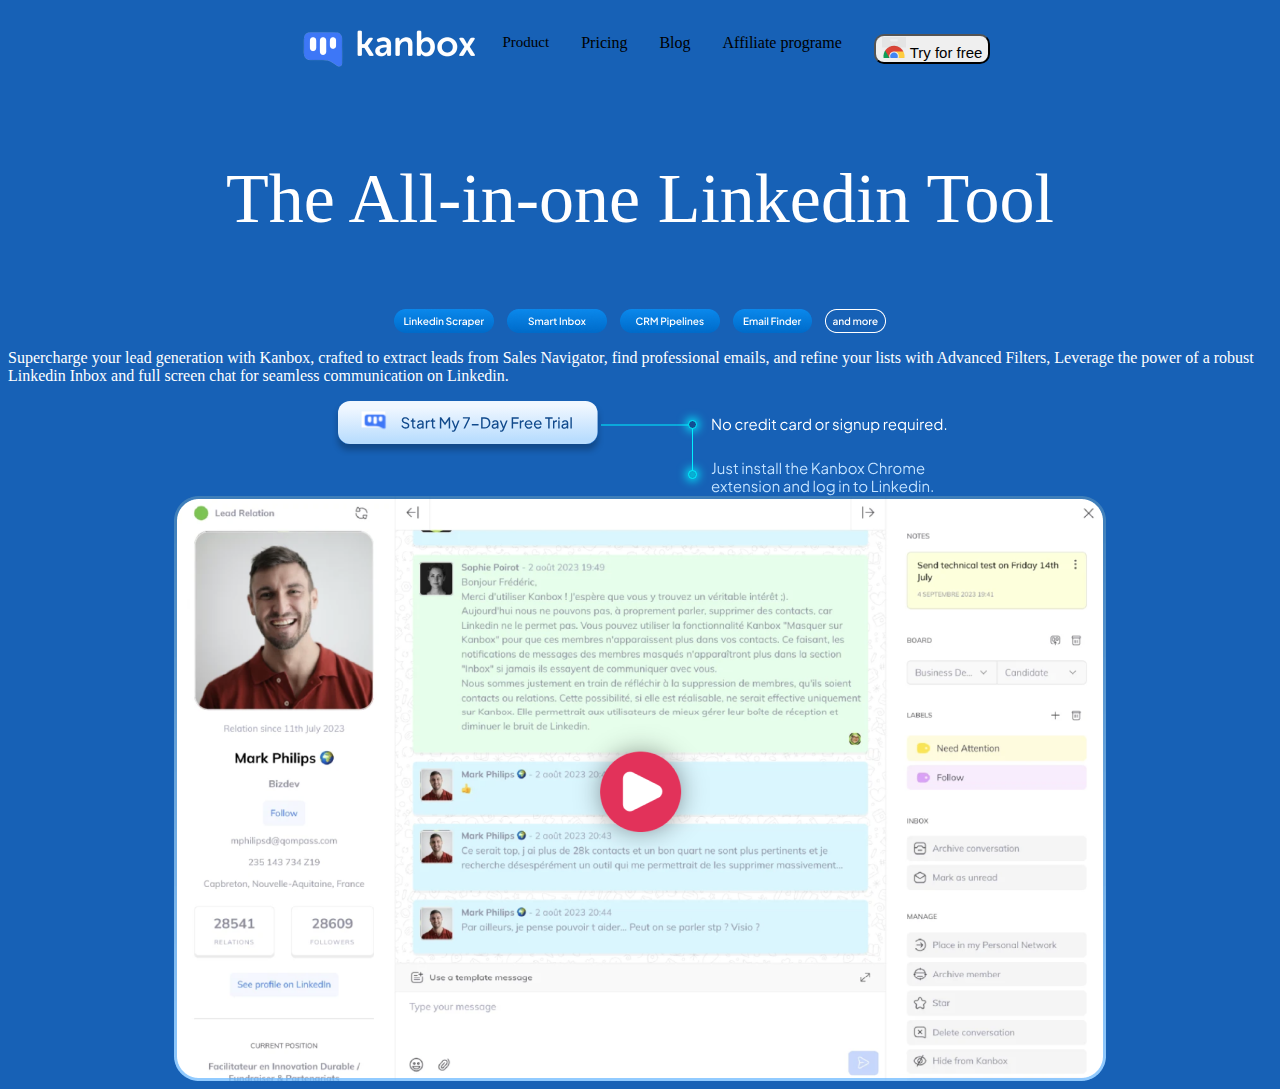
<file: 5-leson.html>
<!DOCTYPE html>
<html lang="en">
<head>
    <meta charset="UTF-8">
    <meta name="viewport" content="width=device-width, initial-scale=1.0">
    <title>Document</title>
    <link rel="stylesheet" href="stylediv.css">
</head>
<body>
    <header class="radius">
        <svg width="213" height="81" viewBox="0 0 213 81" fill="none" xmlns="http://www.w3.org/2000/svg" xmlns:xlink="http://www.w3.org/1999/xlink">
            <rect x="17" y="27" width="31" height="21" fill="white"/>
            <rect y="6" width="61" height="75" fill="url(#pattern0)"/>
            <rect x="61" width="152" height="75" fill="url(#pattern1)"/>
            <defs>
            <pattern id="pattern0" patternContentUnits="objectBoundingBox" width="1" height="1">
            <use xlink:href="#image0_0_1" transform="matrix(0.00819672 0 0 0.00666667 -0.114754 0)"/>
            </pattern>
            <pattern id="pattern1" patternContentUnits="objectBoundingBox" width="1" height="1">
            <use xlink:href="#image1_0_1" transform="matrix(0.00328947 0 0 0.00666667 -0.506579 0)"/>
            </pattern>
            <image id="image0_0_1" width="458" height="150" xlink:href="[data-uri]"/>
            <image id="image1_0_1" width="458" height="150" xlink:href="[data-uri]"/>
            </defs>
            </svg>
            <div class="trefooot">
                <div class="asist">
                    Product
                </div>
                <div>
                    Pricing
                </div>
                <div>
                    Blog
                </div>
                <div>
                    Affiliate programe
                </div>
                <button class="honor">
                    <img src="1 447.png" alt="">
                    Try for free
                </button>
            </div>
            
          
    </header>
    <main>

            <p class="aria">
                The All-in-one Linkedin Tool 
            </p>
            <div class="ara">
                <img src="Frame 481826.png" alt="">
            </div>
            <div>
                <p class="araund">
                    Supercharge your lead generation with Kanbox, crafted to extract leads from Sales Navigator, find professional emails, and refine your lists with Advanced Filters, Leverage the power of a robust Linkedin Inbox and full screen chat for seamless communication on Linkedin.
                </p>
            </div>
            <div class="reod">
                <svg width="616" height="95" viewBox="0 0 616 95" fill="none" xmlns="http://www.w3.org/2000/svg" xmlns:xlink="http://www.w3.org/1999/xlink">
                    <path d="M380.32 29V17.825H381.37L387.925 27.23H387.52V17.825H388.72V29H387.67L381.115 19.535H381.52V29H380.32ZM394.965 29.18C394.205 29.18 393.515 29 392.895 28.64C392.275 28.27 391.78 27.77 391.41 27.14C391.05 26.5 390.87 25.775 390.87 24.965C390.87 24.165 391.05 23.45 391.41 22.82C391.77 22.19 392.255 21.695 392.865 21.335C393.485 20.965 394.185 20.78 394.965 20.78C395.745 20.78 396.44 20.96 397.05 21.32C397.67 21.68 398.155 22.175 398.505 22.805C398.865 23.435 399.045 24.155 399.045 24.965C399.045 25.785 398.86 26.515 398.49 27.155C398.12 27.785 397.625 28.28 397.005 28.64C396.395 29 395.715 29.18 394.965 29.18ZM394.965 28.055C395.505 28.055 395.99 27.92 396.42 27.65C396.86 27.38 397.205 27.01 397.455 26.54C397.715 26.07 397.845 25.545 397.845 24.965C397.845 24.385 397.715 23.865 397.455 23.405C397.205 22.945 396.86 22.58 396.42 22.31C395.99 22.04 395.505 21.905 394.965 21.905C394.425 21.905 393.935 22.04 393.495 22.31C393.065 22.58 392.72 22.945 392.46 23.405C392.2 23.865 392.07 24.385 392.07 24.965C392.07 25.545 392.2 26.07 392.46 26.54C392.72 27.01 393.065 27.38 393.495 27.65C393.935 27.92 394.425 28.055 394.965 28.055ZM407.253 29.18C406.463 29.18 405.768 28.995 405.168 28.625C404.568 28.255 404.098 27.755 403.758 27.125C403.418 26.485 403.248 25.765 403.248 24.965C403.248 24.165 403.418 23.45 403.758 22.82C404.098 22.19 404.568 21.695 405.168 21.335C405.768 20.965 406.463 20.78 407.253 20.78C407.753 20.78 408.223 20.87 408.663 21.05C409.103 21.23 409.493 21.475 409.833 21.785C410.173 22.085 410.428 22.435 410.598 22.835L409.578 23.36C409.378 22.93 409.073 22.58 408.663 22.31C408.253 22.04 407.783 21.905 407.253 21.905C406.723 21.905 406.243 22.04 405.813 22.31C405.393 22.57 405.058 22.935 404.808 23.405C404.568 23.865 404.448 24.39 404.448 24.98C404.448 25.56 404.568 26.085 404.808 26.555C405.058 27.015 405.393 27.38 405.813 27.65C406.243 27.92 406.723 28.055 407.253 28.055C407.783 28.055 408.248 27.92 408.648 27.65C409.058 27.38 409.368 27.02 409.578 26.57L410.598 27.125C410.428 27.515 410.173 27.865 409.833 28.175C409.493 28.485 409.103 28.73 408.663 28.91C408.223 29.09 407.753 29.18 407.253 29.18ZM412.572 29V20.96H413.697V22.28L413.547 22.085C413.737 21.705 414.022 21.405 414.402 21.185C414.792 20.965 415.262 20.855 415.812 20.855H416.322V21.98H415.617C415.037 21.98 414.572 22.16 414.222 22.52C413.872 22.88 413.697 23.39 413.697 24.05V29H412.572ZM421.3 29.18C420.55 29.18 419.87 29 419.26 28.64C418.66 28.27 418.185 27.765 417.835 27.125C417.485 26.485 417.31 25.76 417.31 24.95C417.31 24.14 417.48 23.425 417.82 22.805C418.16 22.175 418.62 21.68 419.2 21.32C419.79 20.96 420.45 20.78 421.18 20.78C421.76 20.78 422.275 20.89 422.725 21.11C423.185 21.32 423.575 21.61 423.895 21.98C424.215 22.34 424.46 22.75 424.63 23.21C424.8 23.66 424.885 24.125 424.885 24.605C424.885 24.705 424.88 24.82 424.87 24.95C424.86 25.07 424.845 25.195 424.825 25.325H418.03V24.275H424.18L423.64 24.725C423.73 24.175 423.665 23.685 423.445 23.255C423.235 22.815 422.93 22.47 422.53 22.22C422.13 21.96 421.68 21.83 421.18 21.83C420.68 21.83 420.215 21.96 419.785 22.22C419.365 22.48 419.035 22.845 418.795 23.315C418.555 23.775 418.46 24.325 418.51 24.965C418.46 25.605 418.56 26.165 418.81 26.645C419.07 27.115 419.42 27.48 419.86 27.74C420.31 28 420.79 28.13 421.3 28.13C421.89 28.13 422.385 27.99 422.785 27.71C423.185 27.43 423.51 27.08 423.76 26.66L424.72 27.17C424.56 27.53 424.315 27.865 423.985 28.175C423.655 28.475 423.26 28.72 422.8 28.91C422.35 29.09 421.85 29.18 421.3 29.18ZM430.499 29.18C429.749 29.18 429.074 29 428.474 28.64C427.874 28.27 427.399 27.77 427.049 27.14C426.709 26.5 426.539 25.78 426.539 24.98C426.539 24.17 426.709 23.45 427.049 22.82C427.399 22.19 427.869 21.695 428.459 21.335C429.059 20.965 429.739 20.78 430.499 20.78C431.189 20.78 431.804 20.93 432.344 21.23C432.884 21.53 433.309 21.935 433.619 22.445L433.439 22.76V17.645H434.564V29H433.439V27.2L433.619 27.365C433.339 27.945 432.919 28.395 432.359 28.715C431.809 29.025 431.189 29.18 430.499 29.18ZM430.559 28.055C431.099 28.055 431.584 27.92 432.014 27.65C432.454 27.38 432.799 27.015 433.049 26.555C433.309 26.085 433.439 25.56 433.439 24.98C433.439 24.4 433.309 23.88 433.049 23.42C432.799 22.95 432.454 22.58 432.014 22.31C431.584 22.04 431.099 21.905 430.559 21.905C430.029 21.905 429.549 22.04 429.119 22.31C428.689 22.58 428.349 22.945 428.099 23.405C427.859 23.865 427.739 24.39 427.739 24.98C427.739 25.56 427.859 26.085 428.099 26.555C428.349 27.015 428.684 27.38 429.104 27.65C429.534 27.92 430.019 28.055 430.559 28.055ZM436.874 29V20.96H437.999V29H436.874ZM436.874 19.475V17.825H437.999V19.475H436.874ZM443.376 29.09C442.656 29.09 442.101 28.88 441.711 28.46C441.321 28.04 441.126 27.44 441.126 26.66V22.085H439.641V20.96H440.016C440.356 20.96 440.626 20.85 440.826 20.63C441.026 20.4 441.126 20.115 441.126 19.775V19.1H442.251V20.96H444.021V22.085H442.251V26.66C442.251 26.93 442.291 27.17 442.371 27.38C442.451 27.58 442.586 27.74 442.776 27.86C442.976 27.98 443.241 28.04 443.571 28.04C443.651 28.04 443.746 28.035 443.856 28.025C443.966 28.015 444.061 28.005 444.141 27.995V29C444.021 29.03 443.886 29.05 443.736 29.06C443.586 29.08 443.466 29.09 443.376 29.09ZM452.341 29.18C451.551 29.18 450.856 28.995 450.256 28.625C449.656 28.255 449.186 27.755 448.846 27.125C448.506 26.485 448.336 25.765 448.336 24.965C448.336 24.165 448.506 23.45 448.846 22.82C449.186 22.19 449.656 21.695 450.256 21.335C450.856 20.965 451.551 20.78 452.341 20.78C452.841 20.78 453.311 20.87 453.751 21.05C454.191 21.23 454.581 21.475 454.921 21.785C455.261 22.085 455.516 22.435 455.686 22.835L454.666 23.36C454.466 22.93 454.161 22.58 453.751 22.31C453.341 22.04 452.871 21.905 452.341 21.905C451.811 21.905 451.331 22.04 450.901 22.31C450.481 22.57 450.146 22.935 449.896 23.405C449.656 23.865 449.536 24.39 449.536 24.98C449.536 25.56 449.656 26.085 449.896 26.555C450.146 27.015 450.481 27.38 450.901 27.65C451.331 27.92 451.811 28.055 452.341 28.055C452.871 28.055 453.336 27.92 453.736 27.65C454.146 27.38 454.456 27.02 454.666 26.57L455.686 27.125C455.516 27.515 455.261 27.865 454.921 28.175C454.581 28.485 454.191 28.73 453.751 28.91C453.311 29.09 452.841 29.18 452.341 29.18ZM459.838 29.18C459.328 29.18 458.873 29.085 458.473 28.895C458.073 28.695 457.758 28.425 457.528 28.085C457.298 27.745 457.183 27.355 457.183 26.915C457.183 26.495 457.273 26.115 457.453 25.775C457.633 25.425 457.913 25.13 458.293 24.89C458.673 24.65 459.158 24.48 459.748 24.38L462.898 23.855V24.875L460.018 25.355C459.438 25.455 459.018 25.64 458.758 25.91C458.508 26.18 458.383 26.5 458.383 26.87C458.383 27.23 458.523 27.535 458.803 27.785C459.093 28.035 459.463 28.16 459.913 28.16C460.463 28.16 460.943 28.045 461.353 27.815C461.763 27.575 462.083 27.255 462.313 26.855C462.543 26.455 462.658 26.01 462.658 25.52V23.48C462.658 23 462.483 22.61 462.133 22.31C461.783 22.01 461.328 21.86 460.768 21.86C460.278 21.86 459.848 21.985 459.478 22.235C459.108 22.475 458.833 22.79 458.653 23.18L457.633 22.625C457.783 22.285 458.018 21.975 458.338 21.695C458.668 21.415 459.043 21.195 459.463 21.035C459.883 20.865 460.318 20.78 460.768 20.78C461.358 20.78 461.878 20.895 462.328 21.125C462.788 21.355 463.143 21.675 463.393 22.085C463.653 22.485 463.783 22.95 463.783 23.48V29H462.658V27.395L462.823 27.56C462.683 27.86 462.463 28.135 462.163 28.385C461.873 28.625 461.528 28.82 461.128 28.97C460.738 29.11 460.308 29.18 459.838 29.18ZM466.097 29V20.96H467.222V22.28L467.072 22.085C467.262 21.705 467.547 21.405 467.927 21.185C468.317 20.965 468.787 20.855 469.337 20.855H469.847V21.98H469.142C468.562 21.98 468.097 22.16 467.747 22.52C467.397 22.88 467.222 23.39 467.222 24.05V29H466.097ZM474.796 29.18C474.046 29.18 473.371 29 472.771 28.64C472.171 28.27 471.696 27.77 471.346 27.14C471.006 26.5 470.836 25.78 470.836 24.98C470.836 24.17 471.006 23.45 471.346 22.82C471.696 22.19 472.166 21.695 472.756 21.335C473.356 20.965 474.036 20.78 474.796 20.78C475.486 20.78 476.101 20.93 476.641 21.23C477.181 21.53 477.606 21.935 477.916 22.445L477.736 22.76V17.645H478.861V29H477.736V27.2L477.916 27.365C477.636 27.945 477.216 28.395 476.656 28.715C476.106 29.025 475.486 29.18 474.796 29.18ZM474.856 28.055C475.396 28.055 475.881 27.92 476.311 27.65C476.751 27.38 477.096 27.015 477.346 26.555C477.606 26.085 477.736 25.56 477.736 24.98C477.736 24.4 477.606 23.88 477.346 23.42C477.096 22.95 476.751 22.58 476.311 22.31C475.881 22.04 475.396 21.905 474.856 21.905C474.326 21.905 473.846 22.04 473.416 22.31C472.986 22.58 472.646 22.945 472.396 23.405C472.156 23.865 472.036 24.39 472.036 24.98C472.036 25.56 472.156 26.085 472.396 26.555C472.646 27.015 472.981 27.38 473.401 27.65C473.831 27.92 474.316 28.055 474.856 28.055ZM487.484 29.18C486.724 29.18 486.034 29 485.414 28.64C484.794 28.27 484.299 27.77 483.929 27.14C483.569 26.5 483.389 25.775 483.389 24.965C483.389 24.165 483.569 23.45 483.929 22.82C484.289 22.19 484.774 21.695 485.384 21.335C486.004 20.965 486.704 20.78 487.484 20.78C488.264 20.78 488.959 20.96 489.569 21.32C490.189 21.68 490.674 22.175 491.024 22.805C491.384 23.435 491.564 24.155 491.564 24.965C491.564 25.785 491.379 26.515 491.009 27.155C490.639 27.785 490.144 28.28 489.524 28.64C488.914 29 488.234 29.18 487.484 29.18ZM487.484 28.055C488.024 28.055 488.509 27.92 488.939 27.65C489.379 27.38 489.724 27.01 489.974 26.54C490.234 26.07 490.364 25.545 490.364 24.965C490.364 24.385 490.234 23.865 489.974 23.405C489.724 22.945 489.379 22.58 488.939 22.31C488.509 22.04 488.024 21.905 487.484 21.905C486.944 21.905 486.454 22.04 486.014 22.31C485.584 22.58 485.239 22.945 484.979 23.405C484.719 23.865 484.589 24.385 484.589 24.965C484.589 25.545 484.719 26.07 484.979 26.54C485.239 27.01 485.584 27.38 486.014 27.65C486.454 27.92 486.944 28.055 487.484 28.055ZM493.549 29V20.96H494.674V22.28L494.524 22.085C494.714 21.705 494.999 21.405 495.379 21.185C495.769 20.965 496.239 20.855 496.789 20.855H497.299V21.98H496.594C496.014 21.98 495.549 22.16 495.199 22.52C494.849 22.88 494.674 23.39 494.674 24.05V29H493.549ZM503.956 29.18C503.186 29.18 502.511 28.985 501.931 28.595C501.351 28.205 500.931 27.675 500.671 27.005L501.616 26.555C501.846 27.045 502.166 27.435 502.576 27.725C502.996 28.015 503.456 28.16 503.956 28.16C504.436 28.16 504.841 28.045 505.171 27.815C505.501 27.575 505.666 27.265 505.666 26.885C505.666 26.605 505.586 26.385 505.426 26.225C505.266 26.055 505.081 25.925 504.871 25.835C504.661 25.745 504.476 25.68 504.316 25.64L503.161 25.31C502.421 25.1 501.886 24.805 501.556 24.425C501.226 24.045 501.061 23.605 501.061 23.105C501.061 22.635 501.181 22.225 501.421 21.875C501.661 21.525 501.986 21.255 502.396 21.065C502.806 20.875 503.261 20.78 503.761 20.78C504.441 20.78 505.056 20.96 505.606 21.32C506.166 21.67 506.561 22.16 506.791 22.79L505.831 23.24C505.631 22.79 505.341 22.44 504.961 22.19C504.591 21.93 504.176 21.8 503.716 21.8C503.266 21.8 502.906 21.915 502.636 22.145C502.366 22.375 502.231 22.665 502.231 23.015C502.231 23.285 502.301 23.5 502.441 23.66C502.581 23.82 502.741 23.94 502.921 24.02C503.111 24.1 503.276 24.16 503.416 24.2L504.751 24.59C505.401 24.78 505.906 25.075 506.266 25.475C506.636 25.875 506.821 26.345 506.821 26.885C506.821 27.325 506.696 27.72 506.446 28.07C506.206 28.42 505.871 28.695 505.441 28.895C505.011 29.085 504.516 29.18 503.956 29.18ZM508.798 29V20.96H509.923V29H508.798ZM508.798 19.475V17.825H509.923V19.475H508.798ZM516.035 32.3C515.485 32.3 514.975 32.215 514.505 32.045C514.045 31.875 513.645 31.64 513.305 31.34C512.975 31.05 512.72 30.71 512.54 30.32L513.575 29.765C513.735 30.145 514.02 30.475 514.43 30.755C514.84 31.035 515.365 31.175 516.005 31.175C516.495 31.175 516.945 31.08 517.355 30.89C517.765 30.7 518.095 30.42 518.345 30.05C518.595 29.68 518.72 29.225 518.72 28.685V26.9L518.9 27.065C518.62 27.645 518.205 28.095 517.655 28.415C517.105 28.725 516.505 28.88 515.855 28.88C515.105 28.88 514.43 28.7 513.83 28.34C513.23 27.98 512.755 27.495 512.405 26.885C512.065 26.265 511.895 25.58 511.895 24.83C511.895 24.07 512.065 23.385 512.405 22.775C512.755 22.165 513.225 21.68 513.815 21.32C514.415 20.96 515.095 20.78 515.855 20.78C516.505 20.78 517.095 20.93 517.625 21.23C518.165 21.53 518.59 21.935 518.9 22.445L518.72 22.76V20.96H519.845V28.685C519.845 29.375 519.68 29.99 519.35 30.53C519.03 31.08 518.58 31.51 518 31.82C517.43 32.14 516.775 32.3 516.035 32.3ZM515.915 27.755C516.435 27.755 516.905 27.625 517.325 27.365C517.745 27.095 518.08 26.74 518.33 26.3C518.59 25.85 518.72 25.36 518.72 24.83C518.72 24.3 518.59 23.815 518.33 23.375C518.08 22.925 517.745 22.57 517.325 22.31C516.905 22.04 516.435 21.905 515.915 21.905C515.385 21.905 514.905 22.04 514.475 22.31C514.045 22.57 513.705 22.92 513.455 23.36C513.215 23.8 513.095 24.29 513.095 24.83C513.095 25.36 513.215 25.85 513.455 26.3C513.705 26.74 514.04 27.095 514.46 27.365C514.89 27.625 515.375 27.755 515.915 27.755ZM522.157 29V20.96H523.282V22.52L523.027 22.46C523.227 21.94 523.552 21.53 524.002 21.23C524.462 20.93 524.992 20.78 525.592 20.78C526.162 20.78 526.672 20.91 527.122 21.17C527.582 21.43 527.942 21.79 528.202 22.25C528.472 22.7 528.607 23.21 528.607 23.78V29H527.482V24.215C527.482 23.725 527.392 23.31 527.212 22.97C527.042 22.63 526.797 22.37 526.477 22.19C526.167 22 525.807 21.905 525.397 21.905C524.987 21.905 524.622 22 524.302 22.19C523.982 22.37 523.732 22.635 523.552 22.985C523.372 23.325 523.282 23.735 523.282 24.215V29H522.157ZM533.606 29.18C533.046 29.18 532.536 29.05 532.076 28.79C531.616 28.52 531.251 28.15 530.981 27.68C530.721 27.2 530.591 26.65 530.591 26.03V20.96H531.716V25.895C531.716 26.325 531.801 26.705 531.971 27.035C532.151 27.355 532.396 27.605 532.706 27.785C533.026 27.965 533.391 28.055 533.801 28.055C534.211 28.055 534.576 27.965 534.896 27.785C535.216 27.595 535.466 27.33 535.646 26.99C535.826 26.64 535.916 26.225 535.916 25.745V20.96H537.041V29H535.916V27.44L536.171 27.5C535.981 28.02 535.656 28.43 535.196 28.73C534.736 29.03 534.206 29.18 533.606 29.18ZM539.354 32V20.96H540.479V22.76L540.299 22.445C540.619 21.935 541.044 21.53 541.574 21.23C542.114 20.93 542.729 20.78 543.419 20.78C544.179 20.78 544.854 20.965 545.444 21.335C546.044 21.695 546.514 22.19 546.854 22.82C547.204 23.45 547.379 24.17 547.379 24.98C547.379 25.78 547.204 26.5 546.854 27.14C546.514 27.77 546.044 28.27 545.444 28.64C544.854 29 544.179 29.18 543.419 29.18C542.729 29.18 542.104 29.025 541.544 28.715C540.994 28.395 540.579 27.945 540.299 27.365L540.479 27.2V32H539.354ZM543.359 28.055C543.899 28.055 544.379 27.92 544.799 27.65C545.229 27.38 545.564 27.015 545.804 26.555C546.054 26.085 546.179 25.56 546.179 24.98C546.179 24.39 546.054 23.865 545.804 23.405C545.564 22.945 545.229 22.58 544.799 22.31C544.379 22.04 543.899 21.905 543.359 21.905C542.819 21.905 542.329 22.04 541.889 22.31C541.459 22.58 541.114 22.95 540.854 23.42C540.604 23.88 540.479 24.4 540.479 24.98C540.479 25.56 540.604 26.085 540.854 26.555C541.114 27.015 541.459 27.38 541.889 27.65C542.329 27.92 542.819 28.055 543.359 28.055ZM551.908 29V20.96H553.033V22.28L552.883 22.085C553.073 21.705 553.358 21.405 553.738 21.185C554.128 20.965 554.598 20.855 555.148 20.855H555.658V21.98H554.953C554.373 21.98 553.908 22.16 553.558 22.52C553.208 22.88 553.033 23.39 553.033 24.05V29H551.908ZM560.636 29.18C559.886 29.18 559.206 29 558.596 28.64C557.996 28.27 557.521 27.765 557.171 27.125C556.821 26.485 556.646 25.76 556.646 24.95C556.646 24.14 556.816 23.425 557.156 22.805C557.496 22.175 557.956 21.68 558.536 21.32C559.126 20.96 559.786 20.78 560.516 20.78C561.096 20.78 561.611 20.89 562.061 21.11C562.521 21.32 562.911 21.61 563.231 21.98C563.551 22.34 563.796 22.75 563.966 23.21C564.136 23.66 564.221 24.125 564.221 24.605C564.221 24.705 564.216 24.82 564.206 24.95C564.196 25.07 564.181 25.195 564.161 25.325H557.366V24.275H563.516L562.976 24.725C563.066 24.175 563.001 23.685 562.781 23.255C562.571 22.815 562.266 22.47 561.866 22.22C561.466 21.96 561.016 21.83 560.516 21.83C560.016 21.83 559.551 21.96 559.121 22.22C558.701 22.48 558.371 22.845 558.131 23.315C557.891 23.775 557.796 24.325 557.846 24.965C557.796 25.605 557.896 26.165 558.146 26.645C558.406 27.115 558.756 27.48 559.196 27.74C559.646 28 560.126 28.13 560.636 28.13C561.226 28.13 561.721 27.99 562.121 27.71C562.521 27.43 562.846 27.08 563.096 26.66L564.056 27.17C563.896 27.53 563.651 27.865 563.321 28.175C562.991 28.475 562.596 28.72 562.136 28.91C561.686 29.09 561.186 29.18 560.636 29.18ZM572.775 32V27.2L572.955 27.365C572.675 27.945 572.255 28.395 571.695 28.715C571.145 29.025 570.525 29.18 569.835 29.18C569.085 29.18 568.41 29 567.81 28.64C567.21 28.27 566.735 27.77 566.385 27.14C566.045 26.5 565.875 25.78 565.875 24.98C565.875 24.17 566.045 23.45 566.385 22.82C566.735 22.19 567.205 21.695 567.795 21.335C568.395 20.965 569.075 20.78 569.835 20.78C570.525 20.78 571.14 20.93 571.68 21.23C572.22 21.53 572.645 21.935 572.955 22.445L572.775 22.76V20.96H573.9V32H572.775ZM569.895 28.055C570.435 28.055 570.92 27.92 571.35 27.65C571.79 27.38 572.135 27.015 572.385 26.555C572.645 26.085 572.775 25.56 572.775 24.98C572.775 24.4 572.645 23.88 572.385 23.42C572.135 22.95 571.79 22.58 571.35 22.31C570.92 22.04 570.435 21.905 569.895 21.905C569.365 21.905 568.885 22.04 568.455 22.31C568.025 22.58 567.685 22.945 567.435 23.405C567.195 23.865 567.075 24.39 567.075 24.98C567.075 25.56 567.195 26.085 567.435 26.555C567.685 27.015 568.02 27.38 568.44 27.65C568.87 27.92 569.355 28.055 569.895 28.055ZM579.06 29.18C578.5 29.18 577.99 29.05 577.53 28.79C577.07 28.52 576.705 28.15 576.435 27.68C576.175 27.2 576.045 26.65 576.045 26.03V20.96H577.17V25.895C577.17 26.325 577.255 26.705 577.425 27.035C577.605 27.355 577.85 27.605 578.16 27.785C578.48 27.965 578.845 28.055 579.255 28.055C579.665 28.055 580.03 27.965 580.35 27.785C580.67 27.595 580.92 27.33 581.1 26.99C581.28 26.64 581.37 26.225 581.37 25.745V20.96H582.495V29H581.37V27.44L581.625 27.5C581.435 28.02 581.11 28.43 580.65 28.73C580.19 29.03 579.66 29.18 579.06 29.18ZM584.808 29V20.96H585.933V29H584.808ZM584.808 19.475V17.825H585.933V19.475H584.808ZM588.236 29V20.96H589.361V22.28L589.211 22.085C589.401 21.705 589.686 21.405 590.066 21.185C590.456 20.965 590.926 20.855 591.476 20.855H591.986V21.98H591.281C590.701 21.98 590.236 22.16 589.886 22.52C589.536 22.88 589.361 23.39 589.361 24.05V29H588.236ZM596.964 29.18C596.214 29.18 595.534 29 594.924 28.64C594.324 28.27 593.849 27.765 593.499 27.125C593.149 26.485 592.974 25.76 592.974 24.95C592.974 24.14 593.144 23.425 593.484 22.805C593.824 22.175 594.284 21.68 594.864 21.32C595.454 20.96 596.114 20.78 596.844 20.78C597.424 20.78 597.939 20.89 598.389 21.11C598.849 21.32 599.239 21.61 599.559 21.98C599.879 22.34 600.124 22.75 600.294 23.21C600.464 23.66 600.549 24.125 600.549 24.605C600.549 24.705 600.544 24.82 600.534 24.95C600.524 25.07 600.509 25.195 600.489 25.325H593.694V24.275H599.844L599.304 24.725C599.394 24.175 599.329 23.685 599.109 23.255C598.899 22.815 598.594 22.47 598.194 22.22C597.794 21.96 597.344 21.83 596.844 21.83C596.344 21.83 595.879 21.96 595.449 22.22C595.029 22.48 594.699 22.845 594.459 23.315C594.219 23.775 594.124 24.325 594.174 24.965C594.124 25.605 594.224 26.165 594.474 26.645C594.734 27.115 595.084 27.48 595.524 27.74C595.974 28 596.454 28.13 596.964 28.13C597.554 28.13 598.049 27.99 598.449 27.71C598.849 27.43 599.174 27.08 599.424 26.66L600.384 27.17C600.224 27.53 599.979 27.865 599.649 28.175C599.319 28.475 598.924 28.72 598.464 28.91C598.014 29.09 597.514 29.18 596.964 29.18ZM606.163 29.18C605.413 29.18 604.738 29 604.138 28.64C603.538 28.27 603.063 27.77 602.713 27.14C602.373 26.5 602.203 25.78 602.203 24.98C602.203 24.17 602.373 23.45 602.713 22.82C603.063 22.19 603.533 21.695 604.123 21.335C604.723 20.965 605.403 20.78 606.163 20.78C606.853 20.78 607.468 20.93 608.008 21.23C608.548 21.53 608.973 21.935 609.283 22.445L609.103 22.76V17.645H610.228V29H609.103V27.2L609.283 27.365C609.003 27.945 608.583 28.395 608.023 28.715C607.473 29.025 606.853 29.18 606.163 29.18ZM606.223 28.055C606.763 28.055 607.248 27.92 607.678 27.65C608.118 27.38 608.463 27.015 608.713 26.555C608.973 26.085 609.103 25.56 609.103 24.98C609.103 24.4 608.973 23.88 608.713 23.42C608.463 22.95 608.118 22.58 607.678 22.31C607.248 22.04 606.763 21.905 606.223 21.905C605.693 21.905 605.213 22.04 604.783 22.31C604.353 22.58 604.013 22.945 603.763 23.405C603.523 23.865 603.403 24.39 603.403 24.98C603.403 25.56 603.523 26.085 603.763 26.555C604.013 27.015 604.348 27.38 604.768 27.65C605.198 27.92 605.683 28.055 606.223 28.055ZM612.928 29V27.35H614.128V29H612.928Z" fill="white"/>
                    <path d="M379.825 73V71.8H380.425C380.985 71.8 381.425 71.635 381.745 71.305C382.065 70.965 382.225 70.505 382.225 69.925V61.825H383.425V69.925C383.425 70.555 383.3 71.1 383.05 71.56C382.81 72.02 382.465 72.375 382.015 72.625C381.565 72.875 381.035 73 380.425 73H379.825ZM388.747 73.18C388.187 73.18 387.677 73.05 387.217 72.79C386.757 72.52 386.392 72.15 386.122 71.68C385.862 71.2 385.732 70.65 385.732 70.03V64.96H386.857V69.895C386.857 70.325 386.942 70.705 387.112 71.035C387.292 71.355 387.537 71.605 387.847 71.785C388.167 71.965 388.532 72.055 388.942 72.055C389.352 72.055 389.717 71.965 390.037 71.785C390.357 71.595 390.607 71.33 390.787 70.99C390.967 70.64 391.057 70.225 391.057 69.745V64.96H392.182V73H391.057V71.44L391.312 71.5C391.122 72.02 390.797 72.43 390.337 72.73C389.877 73.03 389.347 73.18 388.747 73.18ZM397.286 73.18C396.516 73.18 395.841 72.985 395.261 72.595C394.681 72.205 394.261 71.675 394.001 71.005L394.946 70.555C395.176 71.045 395.496 71.435 395.906 71.725C396.326 72.015 396.786 72.16 397.286 72.16C397.766 72.16 398.171 72.045 398.501 71.815C398.831 71.575 398.996 71.265 398.996 70.885C398.996 70.605 398.916 70.385 398.756 70.225C398.596 70.055 398.411 69.925 398.201 69.835C397.991 69.745 397.806 69.68 397.646 69.64L396.491 69.31C395.751 69.1 395.216 68.805 394.886 68.425C394.556 68.045 394.391 67.605 394.391 67.105C394.391 66.635 394.511 66.225 394.751 65.875C394.991 65.525 395.316 65.255 395.726 65.065C396.136 64.875 396.591 64.78 397.091 64.78C397.771 64.78 398.386 64.96 398.936 65.32C399.496 65.67 399.891 66.16 400.121 66.79L399.161 67.24C398.961 66.79 398.671 66.44 398.291 66.19C397.921 65.93 397.506 65.8 397.046 65.8C396.596 65.8 396.236 65.915 395.966 66.145C395.696 66.375 395.561 66.665 395.561 67.015C395.561 67.285 395.631 67.5 395.771 67.66C395.911 67.82 396.071 67.94 396.251 68.02C396.441 68.1 396.606 68.16 396.746 68.2L398.081 68.59C398.731 68.78 399.236 69.075 399.596 69.475C399.966 69.875 400.151 70.345 400.151 70.885C400.151 71.325 400.026 71.72 399.776 72.07C399.536 72.42 399.201 72.695 398.771 72.895C398.341 73.085 397.846 73.18 397.286 73.18ZM405.203 73.09C404.483 73.09 403.928 72.88 403.538 72.46C403.148 72.04 402.953 71.44 402.953 70.66V66.085H401.468V64.96H401.843C402.183 64.96 402.453 64.85 402.653 64.63C402.853 64.4 402.953 64.115 402.953 63.775V63.1H404.078V64.96H405.848V66.085H404.078V70.66C404.078 70.93 404.118 71.17 404.198 71.38C404.278 71.58 404.413 71.74 404.603 71.86C404.803 71.98 405.068 72.04 405.398 72.04C405.478 72.04 405.573 72.035 405.683 72.025C405.793 72.015 405.888 72.005 405.968 71.995V73C405.848 73.03 405.713 73.05 405.563 73.06C405.413 73.08 405.293 73.09 405.203 73.09ZM410.492 73V64.96H411.617V73H410.492ZM410.492 63.475V61.825H411.617V63.475H410.492ZM413.92 73V64.96H415.045V66.52L414.79 66.46C414.99 65.94 415.315 65.53 415.765 65.23C416.225 64.93 416.755 64.78 417.355 64.78C417.925 64.78 418.435 64.91 418.885 65.17C419.345 65.43 419.705 65.79 419.965 66.25C420.235 66.7 420.37 67.21 420.37 67.78V73H419.245V68.215C419.245 67.725 419.155 67.31 418.975 66.97C418.805 66.63 418.56 66.37 418.24 66.19C417.93 66 417.57 65.905 417.16 65.905C416.75 65.905 416.385 66 416.065 66.19C415.745 66.37 415.495 66.635 415.315 66.985C415.135 67.325 415.045 67.735 415.045 68.215V73H413.92ZM425.308 73.18C424.538 73.18 423.863 72.985 423.283 72.595C422.703 72.205 422.283 71.675 422.023 71.005L422.968 70.555C423.198 71.045 423.518 71.435 423.928 71.725C424.348 72.015 424.808 72.16 425.308 72.16C425.788 72.16 426.193 72.045 426.523 71.815C426.853 71.575 427.018 71.265 427.018 70.885C427.018 70.605 426.938 70.385 426.778 70.225C426.618 70.055 426.433 69.925 426.223 69.835C426.013 69.745 425.828 69.68 425.668 69.64L424.513 69.31C423.773 69.1 423.238 68.805 422.908 68.425C422.578 68.045 422.413 67.605 422.413 67.105C422.413 66.635 422.533 66.225 422.773 65.875C423.013 65.525 423.338 65.255 423.748 65.065C424.158 64.875 424.613 64.78 425.113 64.78C425.793 64.78 426.408 64.96 426.958 65.32C427.518 65.67 427.913 66.16 428.143 66.79L427.183 67.24C426.983 66.79 426.693 66.44 426.313 66.19C425.943 65.93 425.528 65.8 425.068 65.8C424.618 65.8 424.258 65.915 423.988 66.145C423.718 66.375 423.583 66.665 423.583 67.015C423.583 67.285 423.653 67.5 423.793 67.66C423.933 67.82 424.093 67.94 424.273 68.02C424.463 68.1 424.628 68.16 424.768 68.2L426.103 68.59C426.753 68.78 427.258 69.075 427.618 69.475C427.988 69.875 428.173 70.345 428.173 70.885C428.173 71.325 428.048 71.72 427.798 72.07C427.558 72.42 427.223 72.695 426.793 72.895C426.363 73.085 425.868 73.18 425.308 73.18ZM433.225 73.09C432.505 73.09 431.95 72.88 431.56 72.46C431.17 72.04 430.975 71.44 430.975 70.66V66.085H429.49V64.96H429.865C430.205 64.96 430.475 64.85 430.675 64.63C430.875 64.4 430.975 64.115 430.975 63.775V63.1H432.1V64.96H433.87V66.085H432.1V70.66C432.1 70.93 432.14 71.17 432.22 71.38C432.3 71.58 432.435 71.74 432.625 71.86C432.825 71.98 433.09 72.04 433.42 72.04C433.5 72.04 433.595 72.035 433.705 72.025C433.815 72.015 433.91 72.005 433.99 71.995V73C433.87 73.03 433.735 73.05 433.585 73.06C433.435 73.08 433.315 73.09 433.225 73.09ZM438.144 73.18C437.634 73.18 437.179 73.085 436.779 72.895C436.379 72.695 436.064 72.425 435.834 72.085C435.604 71.745 435.489 71.355 435.489 70.915C435.489 70.495 435.579 70.115 435.759 69.775C435.939 69.425 436.219 69.13 436.599 68.89C436.979 68.65 437.464 68.48 438.054 68.38L441.204 67.855V68.875L438.324 69.355C437.744 69.455 437.324 69.64 437.064 69.91C436.814 70.18 436.689 70.5 436.689 70.87C436.689 71.23 436.829 71.535 437.109 71.785C437.399 72.035 437.769 72.16 438.219 72.16C438.769 72.16 439.249 72.045 439.659 71.815C440.069 71.575 440.389 71.255 440.619 70.855C440.849 70.455 440.964 70.01 440.964 69.52V67.48C440.964 67 440.789 66.61 440.439 66.31C440.089 66.01 439.634 65.86 439.074 65.86C438.584 65.86 438.154 65.985 437.784 66.235C437.414 66.475 437.139 66.79 436.959 67.18L435.939 66.625C436.089 66.285 436.324 65.975 436.644 65.695C436.974 65.415 437.349 65.195 437.769 65.035C438.189 64.865 438.624 64.78 439.074 64.78C439.664 64.78 440.184 64.895 440.634 65.125C441.094 65.355 441.449 65.675 441.699 66.085C441.959 66.485 442.089 66.95 442.089 67.48V73H440.964V71.395L441.129 71.56C440.989 71.86 440.769 72.135 440.469 72.385C440.179 72.625 439.834 72.82 439.434 72.97C439.044 73.11 438.614 73.18 438.144 73.18ZM444.403 73V61.645H445.528V73H444.403ZM447.831 73V61.645H448.956V73H447.831ZM456.882 73.09C456.162 73.09 455.607 72.88 455.217 72.46C454.827 72.04 454.632 71.44 454.632 70.66V66.085H453.147V64.96H453.522C453.862 64.96 454.132 64.85 454.332 64.63C454.532 64.4 454.632 64.115 454.632 63.775V63.1H455.757V64.96H457.527V66.085H455.757V70.66C455.757 70.93 455.797 71.17 455.877 71.38C455.957 71.58 456.092 71.74 456.282 71.86C456.482 71.98 456.747 72.04 457.077 72.04C457.157 72.04 457.252 72.035 457.362 72.025C457.472 72.015 457.567 72.005 457.647 71.995V73C457.527 73.03 457.392 73.05 457.242 73.06C457.092 73.08 456.972 73.09 456.882 73.09ZM459.623 73V61.645H460.748V66.52L460.493 66.46C460.693 65.94 461.018 65.53 461.468 65.23C461.928 64.93 462.458 64.78 463.058 64.78C463.628 64.78 464.138 64.91 464.588 65.17C465.048 65.43 465.408 65.79 465.668 66.25C465.938 66.7 466.073 67.21 466.073 67.78V73H464.948V68.215C464.948 67.725 464.858 67.31 464.678 66.97C464.498 66.63 464.248 66.37 463.928 66.19C463.618 66 463.263 65.905 462.863 65.905C462.463 65.905 462.103 66 461.783 66.19C461.463 66.37 461.208 66.635 461.018 66.985C460.838 67.325 460.748 67.735 460.748 68.215V73H459.623ZM471.881 73.18C471.131 73.18 470.451 73 469.841 72.64C469.241 72.27 468.766 71.765 468.416 71.125C468.066 70.485 467.891 69.76 467.891 68.95C467.891 68.14 468.061 67.425 468.401 66.805C468.741 66.175 469.201 65.68 469.781 65.32C470.371 64.96 471.031 64.78 471.761 64.78C472.341 64.78 472.856 64.89 473.306 65.11C473.766 65.32 474.156 65.61 474.476 65.98C474.796 66.34 475.041 66.75 475.211 67.21C475.381 67.66 475.466 68.125 475.466 68.605C475.466 68.705 475.461 68.82 475.451 68.95C475.441 69.07 475.426 69.195 475.406 69.325H468.611V68.275H474.761L474.221 68.725C474.311 68.175 474.246 67.685 474.026 67.255C473.816 66.815 473.511 66.47 473.111 66.22C472.711 65.96 472.261 65.83 471.761 65.83C471.261 65.83 470.796 65.96 470.366 66.22C469.946 66.48 469.616 66.845 469.376 67.315C469.136 67.775 469.041 68.325 469.091 68.965C469.041 69.605 469.141 70.165 469.391 70.645C469.651 71.115 470.001 71.48 470.441 71.74C470.891 72 471.371 72.13 471.881 72.13C472.471 72.13 472.966 71.99 473.366 71.71C473.766 71.43 474.091 71.08 474.341 70.66L475.301 71.17C475.141 71.53 474.896 71.865 474.566 72.175C474.236 72.475 473.841 72.72 473.381 72.91C472.931 73.09 472.431 73.18 471.881 73.18ZM480.164 73V61.825H481.364V68.35L481.094 68.215L486.719 61.825H488.219L483.704 66.955L483.764 66.1L488.489 73H487.049L483.239 67.495L481.364 69.625V73H480.164ZM491.992 73.18C491.482 73.18 491.027 73.085 490.627 72.895C490.227 72.695 489.912 72.425 489.682 72.085C489.452 71.745 489.337 71.355 489.337 70.915C489.337 70.495 489.427 70.115 489.607 69.775C489.787 69.425 490.067 69.13 490.447 68.89C490.827 68.65 491.312 68.48 491.902 68.38L495.052 67.855V68.875L492.172 69.355C491.592 69.455 491.172 69.64 490.912 69.91C490.662 70.18 490.537 70.5 490.537 70.87C490.537 71.23 490.677 71.535 490.957 71.785C491.247 72.035 491.617 72.16 492.067 72.16C492.617 72.16 493.097 72.045 493.507 71.815C493.917 71.575 494.237 71.255 494.467 70.855C494.697 70.455 494.812 70.01 494.812 69.52V67.48C494.812 67 494.637 66.61 494.287 66.31C493.937 66.01 493.482 65.86 492.922 65.86C492.432 65.86 492.002 65.985 491.632 66.235C491.262 66.475 490.987 66.79 490.807 67.18L489.787 66.625C489.937 66.285 490.172 65.975 490.492 65.695C490.822 65.415 491.197 65.195 491.617 65.035C492.037 64.865 492.472 64.78 492.922 64.78C493.512 64.78 494.032 64.895 494.482 65.125C494.942 65.355 495.297 65.675 495.547 66.085C495.807 66.485 495.937 66.95 495.937 67.48V73H494.812V71.395L494.977 71.56C494.837 71.86 494.617 72.135 494.317 72.385C494.027 72.625 493.682 72.82 493.282 72.97C492.892 73.11 492.462 73.18 491.992 73.18ZM498.251 73V64.96H499.376V66.52L499.121 66.46C499.321 65.94 499.646 65.53 500.096 65.23C500.556 64.93 501.086 64.78 501.686 64.78C502.256 64.78 502.766 64.91 503.216 65.17C503.676 65.43 504.036 65.79 504.296 66.25C504.566 66.7 504.701 67.21 504.701 67.78V73H503.576V68.215C503.576 67.725 503.486 67.31 503.306 66.97C503.136 66.63 502.891 66.37 502.571 66.19C502.261 66 501.901 65.905 501.491 65.905C501.081 65.905 500.716 66 500.396 66.19C500.076 66.37 499.826 66.635 499.646 66.985C499.466 67.325 499.376 67.735 499.376 68.215V73H498.251ZM510.914 73.18C510.224 73.18 509.599 73.025 509.039 72.715C508.489 72.395 508.074 71.945 507.794 71.365L507.974 71.2V73H506.849V61.645H507.974V66.76L507.794 66.445C508.114 65.935 508.539 65.53 509.069 65.23C509.609 64.93 510.224 64.78 510.914 64.78C511.674 64.78 512.349 64.965 512.939 65.335C513.539 65.695 514.009 66.19 514.349 66.82C514.699 67.45 514.874 68.17 514.874 68.98C514.874 69.78 514.699 70.5 514.349 71.14C514.009 71.77 513.539 72.27 512.939 72.64C512.349 73 511.674 73.18 510.914 73.18ZM510.854 72.055C511.394 72.055 511.874 71.92 512.294 71.65C512.724 71.38 513.059 71.015 513.299 70.555C513.549 70.085 513.674 69.56 513.674 68.98C513.674 68.39 513.549 67.865 513.299 67.405C513.059 66.945 512.724 66.58 512.294 66.31C511.874 66.04 511.394 65.905 510.854 65.905C510.314 65.905 509.824 66.04 509.384 66.31C508.954 66.58 508.609 66.95 508.349 67.42C508.099 67.88 507.974 68.4 507.974 68.98C507.974 69.56 508.099 70.085 508.349 70.555C508.609 71.015 508.954 71.38 509.384 71.65C509.824 71.92 510.314 72.055 510.854 72.055ZM520.619 73.18C519.859 73.18 519.169 73 518.549 72.64C517.929 72.27 517.434 71.77 517.064 71.14C516.704 70.5 516.524 69.775 516.524 68.965C516.524 68.165 516.704 67.45 517.064 66.82C517.424 66.19 517.909 65.695 518.519 65.335C519.139 64.965 519.839 64.78 520.619 64.78C521.399 64.78 522.094 64.96 522.704 65.32C523.324 65.68 523.809 66.175 524.159 66.805C524.519 67.435 524.699 68.155 524.699 68.965C524.699 69.785 524.514 70.515 524.144 71.155C523.774 71.785 523.279 72.28 522.659 72.64C522.049 73 521.369 73.18 520.619 73.18ZM520.619 72.055C521.159 72.055 521.644 71.92 522.074 71.65C522.514 71.38 522.859 71.01 523.109 70.54C523.369 70.07 523.499 69.545 523.499 68.965C523.499 68.385 523.369 67.865 523.109 67.405C522.859 66.945 522.514 66.58 522.074 66.31C521.644 66.04 521.159 65.905 520.619 65.905C520.079 65.905 519.589 66.04 519.149 66.31C518.719 66.58 518.374 66.945 518.114 67.405C517.854 67.865 517.724 68.385 517.724 68.965C517.724 69.545 517.854 70.07 518.114 70.54C518.374 71.01 518.719 71.38 519.149 71.65C519.589 71.92 520.079 72.055 520.619 72.055ZM525.4 73L528.22 68.98L525.415 64.96H526.795L529.285 68.575H528.52L530.995 64.96H532.375L529.57 68.98L532.375 73H530.995L528.52 69.385H529.285L526.795 73H525.4ZM541.514 73.18C540.724 73.18 539.999 73.04 539.339 72.76C538.679 72.47 538.104 72.07 537.614 71.56C537.134 71.04 536.759 70.43 536.489 69.73C536.219 69.03 536.084 68.26 536.084 67.42C536.084 66.58 536.219 65.81 536.489 65.11C536.759 64.41 537.134 63.8 537.614 63.28C538.104 62.76 538.679 62.36 539.339 62.08C539.999 61.79 540.724 61.645 541.514 61.645C542.274 61.645 542.954 61.78 543.554 62.05C544.164 62.32 544.674 62.67 545.084 63.1C545.504 63.52 545.804 63.965 545.984 64.435L544.859 64.93C544.579 64.28 544.149 63.76 543.569 63.37C542.999 62.97 542.314 62.77 541.514 62.77C540.694 62.77 539.964 62.965 539.324 63.355C538.684 63.745 538.184 64.29 537.824 64.99C537.464 65.68 537.284 66.49 537.284 67.42C537.284 68.34 537.464 69.15 537.824 69.85C538.184 70.55 538.684 71.095 539.324 71.485C539.964 71.865 540.694 72.055 541.514 72.055C542.314 72.055 542.999 71.86 543.569 71.47C544.149 71.08 544.579 70.56 544.859 69.91L545.984 70.405C545.804 70.865 545.504 71.31 545.084 71.74C544.674 72.16 544.164 72.505 543.554 72.775C542.954 73.045 542.274 73.18 541.514 73.18ZM547.968 73V61.645H549.093V66.52L548.838 66.46C549.038 65.94 549.363 65.53 549.813 65.23C550.273 64.93 550.803 64.78 551.403 64.78C551.973 64.78 552.483 64.91 552.933 65.17C553.393 65.43 553.753 65.79 554.013 66.25C554.283 66.7 554.418 67.21 554.418 67.78V73H553.293V68.215C553.293 67.725 553.203 67.31 553.023 66.97C552.843 66.63 552.593 66.37 552.273 66.19C551.963 66 551.608 65.905 551.208 65.905C550.808 65.905 550.448 66 550.128 66.19C549.808 66.37 549.553 66.635 549.363 66.985C549.183 67.325 549.093 67.735 549.093 68.215V73H547.968ZM556.566 73V64.96H557.691V66.28L557.541 66.085C557.731 65.705 558.016 65.405 558.396 65.185C558.786 64.965 559.256 64.855 559.806 64.855H560.316V65.98H559.611C559.031 65.98 558.566 66.16 558.216 66.52C557.866 66.88 557.691 67.39 557.691 68.05V73H556.566ZM565.399 73.18C564.639 73.18 563.949 73 563.329 72.64C562.709 72.27 562.214 71.77 561.844 71.14C561.484 70.5 561.304 69.775 561.304 68.965C561.304 68.165 561.484 67.45 561.844 66.82C562.204 66.19 562.689 65.695 563.299 65.335C563.919 64.965 564.619 64.78 565.399 64.78C566.179 64.78 566.874 64.96 567.484 65.32C568.104 65.68 568.589 66.175 568.939 66.805C569.299 67.435 569.479 68.155 569.479 68.965C569.479 69.785 569.294 70.515 568.924 71.155C568.554 71.785 568.059 72.28 567.439 72.64C566.829 73 566.149 73.18 565.399 73.18ZM565.399 72.055C565.939 72.055 566.424 71.92 566.854 71.65C567.294 71.38 567.639 71.01 567.889 70.54C568.149 70.07 568.279 69.545 568.279 68.965C568.279 68.385 568.149 67.865 567.889 67.405C567.639 66.945 567.294 66.58 566.854 66.31C566.424 66.04 565.939 65.905 565.399 65.905C564.859 65.905 564.369 66.04 563.929 66.31C563.499 66.58 563.154 66.945 562.894 67.405C562.634 67.865 562.504 68.385 562.504 68.965C562.504 69.545 562.634 70.07 562.894 70.54C563.154 71.01 563.499 71.38 563.929 71.65C564.369 71.92 564.859 72.055 565.399 72.055ZM571.464 73V64.96H572.589V66.49L572.409 66.265C572.629 65.795 572.954 65.43 573.384 65.17C573.824 64.91 574.304 64.78 574.824 64.78C575.444 64.78 576.004 64.955 576.504 65.305C577.004 65.655 577.359 66.11 577.569 66.67L577.254 66.685C577.454 66.065 577.799 65.595 578.289 65.275C578.789 64.945 579.339 64.78 579.939 64.78C580.479 64.78 580.974 64.91 581.424 65.17C581.884 65.43 582.249 65.79 582.519 66.25C582.799 66.7 582.939 67.21 582.939 67.78V73H581.814V68.215C581.814 67.725 581.724 67.31 581.544 66.97C581.374 66.63 581.139 66.37 580.839 66.19C580.539 66 580.194 65.905 579.804 65.905C579.424 65.905 579.079 66 578.769 66.19C578.459 66.37 578.214 66.635 578.034 66.985C577.854 67.325 577.764 67.735 577.764 68.215V73H576.639V68.215C576.639 67.725 576.549 67.31 576.369 66.97C576.199 66.63 575.964 66.37 575.664 66.19C575.364 66 575.019 65.905 574.629 65.905C574.239 65.905 573.889 66 573.579 66.19C573.279 66.37 573.039 66.635 572.859 66.985C572.679 67.325 572.589 67.735 572.589 68.215V73H571.464ZM588.747 73.18C587.997 73.18 587.317 73 586.707 72.64C586.107 72.27 585.632 71.765 585.282 71.125C584.932 70.485 584.757 69.76 584.757 68.95C584.757 68.14 584.927 67.425 585.267 66.805C585.607 66.175 586.067 65.68 586.647 65.32C587.237 64.96 587.897 64.78 588.627 64.78C589.207 64.78 589.722 64.89 590.172 65.11C590.632 65.32 591.022 65.61 591.342 65.98C591.662 66.34 591.907 66.75 592.077 67.21C592.247 67.66 592.332 68.125 592.332 68.605C592.332 68.705 592.327 68.82 592.317 68.95C592.307 69.07 592.292 69.195 592.272 69.325H585.477V68.275H591.627L591.087 68.725C591.177 68.175 591.112 67.685 590.892 67.255C590.682 66.815 590.377 66.47 589.977 66.22C589.577 65.96 589.127 65.83 588.627 65.83C588.127 65.83 587.662 65.96 587.232 66.22C586.812 66.48 586.482 66.845 586.242 67.315C586.002 67.775 585.907 68.325 585.957 68.965C585.907 69.605 586.007 70.165 586.257 70.645C586.517 71.115 586.867 71.48 587.307 71.74C587.757 72 588.237 72.13 588.747 72.13C589.337 72.13 589.832 71.99 590.232 71.71C590.632 71.43 590.957 71.08 591.207 70.66L592.167 71.17C592.007 71.53 591.762 71.865 591.432 72.175C591.102 72.475 590.707 72.72 590.247 72.91C589.797 73.09 589.297 73.18 588.747 73.18ZM383.815 91.18C383.065 91.18 382.385 91 381.775 90.64C381.175 90.27 380.7 89.765 380.35 89.125C380 88.485 379.825 87.76 379.825 86.95C379.825 86.14 379.995 85.425 380.335 84.805C380.675 84.175 381.135 83.68 381.715 83.32C382.305 82.96 382.965 82.78 383.695 82.78C384.275 82.78 384.79 82.89 385.24 83.11C385.7 83.32 386.09 83.61 386.41 83.98C386.73 84.34 386.975 84.75 387.145 85.21C387.315 85.66 387.4 86.125 387.4 86.605C387.4 86.705 387.395 86.82 387.385 86.95C387.375 87.07 387.36 87.195 387.34 87.325H380.545V86.275H386.695L386.155 86.725C386.245 86.175 386.18 85.685 385.96 85.255C385.75 84.815 385.445 84.47 385.045 84.22C384.645 83.96 384.195 83.83 383.695 83.83C383.195 83.83 382.73 83.96 382.3 84.22C381.88 84.48 381.55 84.845 381.31 85.315C381.07 85.775 380.975 86.325 381.025 86.965C380.975 87.605 381.075 88.165 381.325 88.645C381.585 89.115 381.935 89.48 382.375 89.74C382.825 90 383.305 90.13 383.815 90.13C384.405 90.13 384.9 89.99 385.3 89.71C385.7 89.43 386.025 89.08 386.275 88.66L387.235 89.17C387.075 89.53 386.83 89.865 386.5 90.175C386.17 90.475 385.775 90.72 385.315 90.91C384.865 91.09 384.365 91.18 383.815 91.18ZM388.247 91L391.067 86.98L388.262 82.96H389.642L392.132 86.575H391.367L393.842 82.96H395.222L392.417 86.98L395.222 91H393.842L391.367 87.385H392.132L389.642 91H388.247ZM399.622 91.09C398.902 91.09 398.347 90.88 397.957 90.46C397.567 90.04 397.372 89.44 397.372 88.66V84.085H395.887V82.96H396.262C396.602 82.96 396.872 82.85 397.072 82.63C397.272 82.4 397.372 82.115 397.372 81.775V81.1H398.497V82.96H400.267V84.085H398.497V88.66C398.497 88.93 398.537 89.17 398.617 89.38C398.697 89.58 398.832 89.74 399.022 89.86C399.222 89.98 399.487 90.04 399.817 90.04C399.897 90.04 399.992 90.035 400.102 90.025C400.212 90.015 400.307 90.005 400.387 89.995V91C400.267 91.03 400.132 91.05 399.982 91.06C399.832 91.08 399.712 91.09 399.622 91.09ZM405.729 91.18C404.979 91.18 404.299 91 403.689 90.64C403.089 90.27 402.614 89.765 402.264 89.125C401.914 88.485 401.739 87.76 401.739 86.95C401.739 86.14 401.909 85.425 402.249 84.805C402.589 84.175 403.049 83.68 403.629 83.32C404.219 82.96 404.879 82.78 405.609 82.78C406.189 82.78 406.704 82.89 407.154 83.11C407.614 83.32 408.004 83.61 408.324 83.98C408.644 84.34 408.889 84.75 409.059 85.21C409.229 85.66 409.314 86.125 409.314 86.605C409.314 86.705 409.309 86.82 409.299 86.95C409.289 87.07 409.274 87.195 409.254 87.325H402.459V86.275H408.609L408.069 86.725C408.159 86.175 408.094 85.685 407.874 85.255C407.664 84.815 407.359 84.47 406.959 84.22C406.559 83.96 406.109 83.83 405.609 83.83C405.109 83.83 404.644 83.96 404.214 84.22C403.794 84.48 403.464 84.845 403.224 85.315C402.984 85.775 402.889 86.325 402.939 86.965C402.889 87.605 402.989 88.165 403.239 88.645C403.499 89.115 403.849 89.48 404.289 89.74C404.739 90 405.219 90.13 405.729 90.13C406.319 90.13 406.814 89.99 407.214 89.71C407.614 89.43 407.939 89.08 408.189 88.66L409.149 89.17C408.989 89.53 408.744 89.865 408.414 90.175C408.084 90.475 407.689 90.72 407.229 90.91C406.779 91.09 406.279 91.18 405.729 91.18ZM411.298 91V82.96H412.423V84.52L412.168 84.46C412.368 83.94 412.693 83.53 413.143 83.23C413.603 82.93 414.133 82.78 414.733 82.78C415.303 82.78 415.813 82.91 416.263 83.17C416.723 83.43 417.083 83.79 417.343 84.25C417.613 84.7 417.748 85.21 417.748 85.78V91H416.623V86.215C416.623 85.725 416.533 85.31 416.353 84.97C416.183 84.63 415.938 84.37 415.618 84.19C415.308 84 414.948 83.905 414.538 83.905C414.128 83.905 413.763 84 413.443 84.19C413.123 84.37 412.873 84.635 412.693 84.985C412.513 85.325 412.423 85.735 412.423 86.215V91H411.298ZM422.686 91.18C421.916 91.18 421.241 90.985 420.661 90.595C420.081 90.205 419.661 89.675 419.401 89.005L420.346 88.555C420.576 89.045 420.896 89.435 421.306 89.725C421.726 90.015 422.186 90.16 422.686 90.16C423.166 90.16 423.571 90.045 423.901 89.815C424.231 89.575 424.396 89.265 424.396 88.885C424.396 88.605 424.316 88.385 424.156 88.225C423.996 88.055 423.811 87.925 423.601 87.835C423.391 87.745 423.206 87.68 423.046 87.64L421.891 87.31C421.151 87.1 420.616 86.805 420.286 86.425C419.956 86.045 419.791 85.605 419.791 85.105C419.791 84.635 419.911 84.225 420.151 83.875C420.391 83.525 420.716 83.255 421.126 83.065C421.536 82.875 421.991 82.78 422.491 82.78C423.171 82.78 423.786 82.96 424.336 83.32C424.896 83.67 425.291 84.16 425.521 84.79L424.561 85.24C424.361 84.79 424.071 84.44 423.691 84.19C423.321 83.93 422.906 83.8 422.446 83.8C421.996 83.8 421.636 83.915 421.366 84.145C421.096 84.375 420.961 84.665 420.961 85.015C420.961 85.285 421.031 85.5 421.171 85.66C421.311 85.82 421.471 85.94 421.651 86.02C421.841 86.1 422.006 86.16 422.146 86.2L423.481 86.59C424.131 86.78 424.636 87.075 424.996 87.475C425.366 87.875 425.551 88.345 425.551 88.885C425.551 89.325 425.426 89.72 425.176 90.07C424.936 90.42 424.601 90.695 424.171 90.895C423.741 91.085 423.246 91.18 422.686 91.18ZM427.528 91V82.96H428.653V91H427.528ZM427.528 81.475V79.825H428.653V81.475H427.528ZM434.721 91.18C433.961 91.18 433.271 91 432.651 90.64C432.031 90.27 431.536 89.77 431.166 89.14C430.806 88.5 430.626 87.775 430.626 86.965C430.626 86.165 430.806 85.45 431.166 84.82C431.526 84.19 432.011 83.695 432.621 83.335C433.241 82.965 433.941 82.78 434.721 82.78C435.501 82.78 436.196 82.96 436.806 83.32C437.426 83.68 437.911 84.175 438.261 84.805C438.621 85.435 438.801 86.155 438.801 86.965C438.801 87.785 438.616 88.515 438.246 89.155C437.876 89.785 437.381 90.28 436.761 90.64C436.151 91 435.471 91.18 434.721 91.18ZM434.721 90.055C435.261 90.055 435.746 89.92 436.176 89.65C436.616 89.38 436.961 89.01 437.211 88.54C437.471 88.07 437.601 87.545 437.601 86.965C437.601 86.385 437.471 85.865 437.211 85.405C436.961 84.945 436.616 84.58 436.176 84.31C435.746 84.04 435.261 83.905 434.721 83.905C434.181 83.905 433.691 84.04 433.251 84.31C432.821 84.58 432.476 84.945 432.216 85.405C431.956 85.865 431.826 86.385 431.826 86.965C431.826 87.545 431.956 88.07 432.216 88.54C432.476 89.01 432.821 89.38 433.251 89.65C433.691 89.92 434.181 90.055 434.721 90.055ZM440.785 91V82.96H441.91V84.52L441.655 84.46C441.855 83.94 442.18 83.53 442.63 83.23C443.09 82.93 443.62 82.78 444.22 82.78C444.79 82.78 445.3 82.91 445.75 83.17C446.21 83.43 446.57 83.79 446.83 84.25C447.1 84.7 447.235 85.21 447.235 85.78V91H446.11V86.215C446.11 85.725 446.02 85.31 445.84 84.97C445.67 84.63 445.425 84.37 445.105 84.19C444.795 84 444.435 83.905 444.025 83.905C443.615 83.905 443.25 84 442.93 84.19C442.61 84.37 442.36 84.635 442.18 84.985C442 85.325 441.91 85.735 441.91 86.215V91H440.785ZM454.257 91.18C453.747 91.18 453.292 91.085 452.892 90.895C452.492 90.695 452.177 90.425 451.947 90.085C451.717 89.745 451.602 89.355 451.602 88.915C451.602 88.495 451.692 88.115 451.872 87.775C452.052 87.425 452.332 87.13 452.712 86.89C453.092 86.65 453.577 86.48 454.167 86.38L457.317 85.855V86.875L454.437 87.355C453.857 87.455 453.437 87.64 453.177 87.91C452.927 88.18 452.802 88.5 452.802 88.87C452.802 89.23 452.942 89.535 453.222 89.785C453.512 90.035 453.882 90.16 454.332 90.16C454.882 90.16 455.362 90.045 455.772 89.815C456.182 89.575 456.502 89.255 456.732 88.855C456.962 88.455 457.077 88.01 457.077 87.52V85.48C457.077 85 456.902 84.61 456.552 84.31C456.202 84.01 455.747 83.86 455.187 83.86C454.697 83.86 454.267 83.985 453.897 84.235C453.527 84.475 453.252 84.79 453.072 85.18L452.052 84.625C452.202 84.285 452.437 83.975 452.757 83.695C453.087 83.415 453.462 83.195 453.882 83.035C454.302 82.865 454.737 82.78 455.187 82.78C455.777 82.78 456.297 82.895 456.747 83.125C457.207 83.355 457.562 83.675 457.812 84.085C458.072 84.485 458.202 84.95 458.202 85.48V91H457.077V89.395L457.242 89.56C457.102 89.86 456.882 90.135 456.582 90.385C456.292 90.625 455.947 90.82 455.547 90.97C455.157 91.11 454.727 91.18 454.257 91.18ZM460.516 91V82.96H461.641V84.52L461.386 84.46C461.586 83.94 461.911 83.53 462.361 83.23C462.821 82.93 463.351 82.78 463.951 82.78C464.521 82.78 465.031 82.91 465.481 83.17C465.941 83.43 466.301 83.79 466.561 84.25C466.831 84.7 466.966 85.21 466.966 85.78V91H465.841V86.215C465.841 85.725 465.751 85.31 465.571 84.97C465.401 84.63 465.156 84.37 464.836 84.19C464.526 84 464.166 83.905 463.756 83.905C463.346 83.905 462.981 84 462.661 84.19C462.341 84.37 462.091 84.635 461.911 84.985C461.731 85.325 461.641 85.735 461.641 86.215V91H460.516ZM472.745 91.18C471.995 91.18 471.32 91 470.72 90.64C470.12 90.27 469.645 89.77 469.295 89.14C468.955 88.5 468.785 87.78 468.785 86.98C468.785 86.17 468.955 85.45 469.295 84.82C469.645 84.19 470.115 83.695 470.705 83.335C471.305 82.965 471.985 82.78 472.745 82.78C473.435 82.78 474.05 82.93 474.59 83.23C475.13 83.53 475.555 83.935 475.865 84.445L475.685 84.76V79.645H476.81V91H475.685V89.2L475.865 89.365C475.585 89.945 475.165 90.395 474.605 90.715C474.055 91.025 473.435 91.18 472.745 91.18ZM472.805 90.055C473.345 90.055 473.83 89.92 474.26 89.65C474.7 89.38 475.045 89.015 475.295 88.555C475.555 88.085 475.685 87.56 475.685 86.98C475.685 86.4 475.555 85.88 475.295 85.42C475.045 84.95 474.7 84.58 474.26 84.31C473.83 84.04 473.345 83.905 472.805 83.905C472.275 83.905 471.795 84.04 471.365 84.31C470.935 84.58 470.595 84.945 470.345 85.405C470.105 85.865 469.985 86.39 469.985 86.98C469.985 87.56 470.105 88.085 470.345 88.555C470.595 89.015 470.93 89.38 471.35 89.65C471.78 89.92 472.265 90.055 472.805 90.055ZM481.669 91V79.645H482.794V91H481.669ZM488.861 91.18C488.101 91.18 487.411 91 486.791 90.64C486.171 90.27 485.676 89.77 485.306 89.14C484.946 88.5 484.766 87.775 484.766 86.965C484.766 86.165 484.946 85.45 485.306 84.82C485.666 84.19 486.151 83.695 486.761 83.335C487.381 82.965 488.081 82.78 488.861 82.78C489.641 82.78 490.336 82.96 490.946 83.32C491.566 83.68 492.051 84.175 492.401 84.805C492.761 85.435 492.941 86.155 492.941 86.965C492.941 87.785 492.756 88.515 492.386 89.155C492.016 89.785 491.521 90.28 490.901 90.64C490.291 91 489.611 91.18 488.861 91.18ZM488.861 90.055C489.401 90.055 489.886 89.92 490.316 89.65C490.756 89.38 491.101 89.01 491.351 88.54C491.611 88.07 491.741 87.545 491.741 86.965C491.741 86.385 491.611 85.865 491.351 85.405C491.101 84.945 490.756 84.58 490.316 84.31C489.886 84.04 489.401 83.905 488.861 83.905C488.321 83.905 487.831 84.04 487.391 84.31C486.961 84.58 486.616 84.945 486.356 85.405C486.096 85.865 485.966 86.385 485.966 86.965C485.966 87.545 486.096 88.07 486.356 88.54C486.616 89.01 486.961 89.38 487.391 89.65C487.831 89.92 488.321 90.055 488.861 90.055ZM498.736 94.3C498.186 94.3 497.676 94.215 497.206 94.045C496.746 93.875 496.346 93.64 496.006 93.34C495.676 93.05 495.421 92.71 495.241 92.32L496.276 91.765C496.436 92.145 496.721 92.475 497.131 92.755C497.541 93.035 498.066 93.175 498.706 93.175C499.196 93.175 499.646 93.08 500.056 92.89C500.466 92.7 500.796 92.42 501.046 92.05C501.296 91.68 501.421 91.225 501.421 90.685V88.9L501.601 89.065C501.321 89.645 500.906 90.095 500.356 90.415C499.806 90.725 499.206 90.88 498.556 90.88C497.806 90.88 497.131 90.7 496.531 90.34C495.931 89.98 495.456 89.495 495.106 88.885C494.766 88.265 494.596 87.58 494.596 86.83C494.596 86.07 494.766 85.385 495.106 84.775C495.456 84.165 495.926 83.68 496.516 83.32C497.116 82.96 497.796 82.78 498.556 82.78C499.206 82.78 499.796 82.93 500.326 83.23C500.866 83.53 501.291 83.935 501.601 84.445L501.421 84.76V82.96H502.546V90.685C502.546 91.375 502.381 91.99 502.051 92.53C501.731 93.08 501.281 93.51 500.701 93.82C500.131 94.14 499.476 94.3 498.736 94.3ZM498.616 89.755C499.136 89.755 499.606 89.625 500.026 89.365C500.446 89.095 500.781 88.74 501.031 88.3C501.291 87.85 501.421 87.36 501.421 86.83C501.421 86.3 501.291 85.815 501.031 85.375C500.781 84.925 500.446 84.57 500.026 84.31C499.606 84.04 499.136 83.905 498.616 83.905C498.086 83.905 497.606 84.04 497.176 84.31C496.746 84.57 496.406 84.92 496.156 85.36C495.916 85.8 495.796 86.29 495.796 86.83C495.796 87.36 495.916 87.85 496.156 88.3C496.406 88.74 496.741 89.095 497.161 89.365C497.591 89.625 498.076 89.755 498.616 89.755ZM507.406 91V82.96H508.531V91H507.406ZM507.406 81.475V79.825H508.531V81.475H507.406ZM510.834 91V82.96H511.959V84.52L511.704 84.46C511.904 83.94 512.229 83.53 512.679 83.23C513.139 82.93 513.669 82.78 514.269 82.78C514.839 82.78 515.349 82.91 515.799 83.17C516.259 83.43 516.619 83.79 516.879 84.25C517.149 84.7 517.284 85.21 517.284 85.78V91H516.159V86.215C516.159 85.725 516.069 85.31 515.889 84.97C515.719 84.63 515.474 84.37 515.154 84.19C514.844 84 514.484 83.905 514.074 83.905C513.664 83.905 513.299 84 512.979 84.19C512.659 84.37 512.409 84.635 512.229 84.985C512.049 85.325 511.959 85.735 511.959 86.215V91H510.834ZM525.056 91.09C524.336 91.09 523.781 90.88 523.391 90.46C523.001 90.04 522.806 89.44 522.806 88.66V84.085H521.321V82.96H521.696C522.036 82.96 522.306 82.85 522.506 82.63C522.706 82.4 522.806 82.115 522.806 81.775V81.1H523.931V82.96H525.701V84.085H523.931V88.66C523.931 88.93 523.971 89.17 524.051 89.38C524.131 89.58 524.266 89.74 524.456 89.86C524.656 89.98 524.921 90.04 525.251 90.04C525.331 90.04 525.426 90.035 525.536 90.025C525.646 90.015 525.741 90.005 525.821 89.995V91C525.701 91.03 525.566 91.05 525.416 91.06C525.266 91.08 525.146 91.09 525.056 91.09ZM531.269 91.18C530.509 91.18 529.819 91 529.199 90.64C528.579 90.27 528.084 89.77 527.714 89.14C527.354 88.5 527.174 87.775 527.174 86.965C527.174 86.165 527.354 85.45 527.714 84.82C528.074 84.19 528.559 83.695 529.169 83.335C529.789 82.965 530.489 82.78 531.269 82.78C532.049 82.78 532.744 82.96 533.354 83.32C533.974 83.68 534.459 84.175 534.809 84.805C535.169 85.435 535.349 86.155 535.349 86.965C535.349 87.785 535.164 88.515 534.794 89.155C534.424 89.785 533.929 90.28 533.309 90.64C532.699 91 532.019 91.18 531.269 91.18ZM531.269 90.055C531.809 90.055 532.294 89.92 532.724 89.65C533.164 89.38 533.509 89.01 533.759 88.54C534.019 88.07 534.149 87.545 534.149 86.965C534.149 86.385 534.019 85.865 533.759 85.405C533.509 84.945 533.164 84.58 532.724 84.31C532.294 84.04 531.809 83.905 531.269 83.905C530.729 83.905 530.239 84.04 529.799 84.31C529.369 84.58 529.024 84.945 528.764 85.405C528.504 85.865 528.374 86.385 528.374 86.965C528.374 87.545 528.504 88.07 528.764 88.54C529.024 89.01 529.369 89.38 529.799 89.65C530.239 89.92 530.729 90.055 531.269 90.055ZM540.047 91V79.825H541.247V89.875H546.197V91H540.047ZM547.85 91V82.96H548.975V91H547.85ZM547.85 81.475V79.825H548.975V81.475H547.85ZM551.278 91V82.96H552.403V84.52L552.148 84.46C552.348 83.94 552.673 83.53 553.123 83.23C553.583 82.93 554.113 82.78 554.713 82.78C555.283 82.78 555.793 82.91 556.243 83.17C556.703 83.43 557.063 83.79 557.323 84.25C557.593 84.7 557.728 85.21 557.728 85.78V91H556.603V86.215C556.603 85.725 556.513 85.31 556.333 84.97C556.163 84.63 555.918 84.37 555.598 84.19C555.288 84 554.928 83.905 554.518 83.905C554.108 83.905 553.743 84 553.423 84.19C553.103 84.37 552.853 84.635 552.673 84.985C552.493 85.325 552.403 85.735 552.403 86.215V91H551.278ZM559.877 91V79.645H561.002V87.595L560.522 87.52L565.037 82.96H566.492L563.342 86.185L566.777 91H565.427L562.202 86.545L562.922 86.605L560.627 88.975L561.002 88.045V91H559.877ZM571.608 91.18C570.858 91.18 570.178 91 569.568 90.64C568.968 90.27 568.493 89.765 568.143 89.125C567.793 88.485 567.618 87.76 567.618 86.95C567.618 86.14 567.788 85.425 568.128 84.805C568.468 84.175 568.928 83.68 569.508 83.32C570.098 82.96 570.758 82.78 571.488 82.78C572.068 82.78 572.583 82.89 573.033 83.11C573.493 83.32 573.883 83.61 574.203 83.98C574.523 84.34 574.768 84.75 574.938 85.21C575.108 85.66 575.193 86.125 575.193 86.605C575.193 86.705 575.188 86.82 575.178 86.95C575.168 87.07 575.153 87.195 575.133 87.325H568.338V86.275H574.488L573.948 86.725C574.038 86.175 573.973 85.685 573.753 85.255C573.543 84.815 573.238 84.47 572.838 84.22C572.438 83.96 571.988 83.83 571.488 83.83C570.988 83.83 570.523 83.96 570.093 84.22C569.673 84.48 569.343 84.845 569.103 85.315C568.863 85.775 568.768 86.325 568.818 86.965C568.768 87.605 568.868 88.165 569.118 88.645C569.378 89.115 569.728 89.48 570.168 89.74C570.618 90 571.098 90.13 571.608 90.13C572.198 90.13 572.693 89.99 573.093 89.71C573.493 89.43 573.818 89.08 574.068 88.66L575.028 89.17C574.868 89.53 574.623 89.865 574.293 90.175C573.963 90.475 573.568 90.72 573.108 90.91C572.658 91.09 572.158 91.18 571.608 91.18ZM580.806 91.18C580.056 91.18 579.381 91 578.781 90.64C578.181 90.27 577.706 89.77 577.356 89.14C577.016 88.5 576.846 87.78 576.846 86.98C576.846 86.17 577.016 85.45 577.356 84.82C577.706 84.19 578.176 83.695 578.766 83.335C579.366 82.965 580.046 82.78 580.806 82.78C581.496 82.78 582.111 82.93 582.651 83.23C583.191 83.53 583.616 83.935 583.926 84.445L583.746 84.76V79.645H584.871V91H583.746V89.2L583.926 89.365C583.646 89.945 583.226 90.395 582.666 90.715C582.116 91.025 581.496 91.18 580.806 91.18ZM580.866 90.055C581.406 90.055 581.891 89.92 582.321 89.65C582.761 89.38 583.106 89.015 583.356 88.555C583.616 88.085 583.746 87.56 583.746 86.98C583.746 86.4 583.616 85.88 583.356 85.42C583.106 84.95 582.761 84.58 582.321 84.31C581.891 84.04 581.406 83.905 580.866 83.905C580.336 83.905 579.856 84.04 579.426 84.31C578.996 84.58 578.656 84.945 578.406 85.405C578.166 85.865 578.046 86.39 578.046 86.98C578.046 87.56 578.166 88.085 578.406 88.555C578.656 89.015 578.991 89.38 579.411 89.65C579.841 89.92 580.326 90.055 580.866 90.055ZM587.181 91V82.96H588.306V91H587.181ZM587.181 81.475V79.825H588.306V81.475H587.181ZM590.609 91V82.96H591.734V84.52L591.479 84.46C591.679 83.94 592.004 83.53 592.454 83.23C592.914 82.93 593.444 82.78 594.044 82.78C594.614 82.78 595.124 82.91 595.574 83.17C596.034 83.43 596.394 83.79 596.654 84.25C596.924 84.7 597.059 85.21 597.059 85.78V91H595.934V86.215C595.934 85.725 595.844 85.31 595.664 84.97C595.494 84.63 595.249 84.37 594.929 84.19C594.619 84 594.259 83.905 593.849 83.905C593.439 83.905 593.074 84 592.754 84.19C592.434 84.37 592.184 84.635 592.004 84.985C591.824 85.325 591.734 85.735 591.734 86.215V91H590.609ZM599.598 91V89.35H600.798V91H599.598Z" fill="#C3E2FF"/>
                    <g filter="url(#filter0_d_1_5025)">
                    <rect x="6" width="259.562" height="43" rx="12" fill="url(#paint0_linear_1_5025)"/>
                    <rect x="29.5767" y="10.4396" width="23.6463" height="16.0185" fill="white"/>
                    <rect x="25" y="5.86292" width="33.5625" height="31.2741" fill="url(#pattern0)"/>
                    <path d="M73.6475 27.68C72.9375 27.68 72.2875 27.55 71.6975 27.29C71.1075 27.02 70.6075 26.655 70.1975 26.195C69.7875 25.735 69.4925 25.22 69.3125 24.65L70.5875 24.125C70.8575 24.845 71.2575 25.4 71.7875 25.79C72.3275 26.17 72.9575 26.36 73.6775 26.36C74.1175 26.36 74.5025 26.29 74.8325 26.15C75.1625 26.01 75.4175 25.815 75.5975 25.565C75.7875 25.305 75.8825 25.005 75.8825 24.665C75.8825 24.195 75.7475 23.825 75.4775 23.555C75.2175 23.275 74.8325 23.065 74.3225 22.925L72.2675 22.295C71.4575 22.045 70.8375 21.65 70.4075 21.11C69.9775 20.57 69.7625 19.95 69.7625 19.25C69.7625 18.64 69.9075 18.105 70.1975 17.645C70.4975 17.175 70.9075 16.81 71.4275 16.55C71.9575 16.28 72.5575 16.145 73.2275 16.145C73.8975 16.145 74.5025 16.265 75.0425 16.505C75.5925 16.745 76.0575 17.07 76.4375 17.48C76.8175 17.88 77.0975 18.34 77.2775 18.86L76.0175 19.385C75.7775 18.755 75.4175 18.28 74.9375 17.96C74.4575 17.63 73.8925 17.465 73.2425 17.465C72.8425 17.465 72.4875 17.535 72.1775 17.675C71.8775 17.805 71.6425 18 71.4725 18.26C71.3125 18.51 71.2325 18.81 71.2325 19.16C71.2325 19.57 71.3625 19.935 71.6225 20.255C71.8825 20.575 72.2775 20.82 72.8075 20.99L74.6825 21.545C75.5625 21.815 76.2275 22.2 76.6775 22.7C77.1275 23.2 77.3525 23.82 77.3525 24.56C77.3525 25.17 77.1925 25.71 76.8725 26.18C76.5625 26.65 76.1275 27.02 75.5675 27.29C75.0175 27.55 74.3775 27.68 73.6475 27.68ZM82.6248 27.59C81.8348 27.59 81.2248 27.365 80.7948 26.915C80.3748 26.465 80.1648 25.83 80.1648 25.01V20.75H78.6948V19.415H78.9948C79.3548 19.415 79.6398 19.305 79.8498 19.085C80.0598 18.865 80.1648 18.575 80.1648 18.215V17.555H81.5598V19.415H83.3748V20.75H81.5598V24.965C81.5598 25.235 81.5998 25.47 81.6798 25.67C81.7698 25.87 81.9148 26.03 82.1148 26.15C82.3148 26.26 82.5798 26.315 82.9098 26.315C82.9798 26.315 83.0648 26.31 83.1648 26.3C83.2748 26.29 83.3748 26.28 83.4648 26.27V27.5C83.3348 27.53 83.1898 27.55 83.0298 27.56C82.8698 27.58 82.7348 27.59 82.6248 27.59ZM87.5545 27.68C87.0245 27.68 86.5545 27.585 86.1445 27.395C85.7445 27.195 85.4295 26.925 85.1995 26.585C84.9695 26.235 84.8545 25.835 84.8545 25.385C84.8545 24.955 84.9445 24.57 85.1245 24.23C85.3145 23.88 85.6045 23.585 85.9945 23.345C86.3945 23.105 86.8945 22.935 87.4945 22.835L90.4945 22.34V23.51L87.8095 23.96C87.2895 24.05 86.9095 24.215 86.6695 24.455C86.4395 24.695 86.3245 24.99 86.3245 25.34C86.3245 25.67 86.4545 25.945 86.7145 26.165C86.9845 26.385 87.3195 26.495 87.7195 26.495C88.2295 26.495 88.6695 26.39 89.0395 26.18C89.4195 25.96 89.7145 25.665 89.9245 25.295C90.1445 24.925 90.2545 24.515 90.2545 24.065V22.01C90.2545 21.57 90.0895 21.215 89.7595 20.945C89.4395 20.665 89.0145 20.525 88.4845 20.525C88.0245 20.525 87.6145 20.645 87.2545 20.885C86.9045 21.115 86.6445 21.425 86.4745 21.815L85.2595 21.185C85.4095 20.815 85.6495 20.485 85.9795 20.195C86.3095 19.895 86.6945 19.66 87.1345 19.49C87.5745 19.32 88.0345 19.235 88.5145 19.235C89.1345 19.235 89.6795 19.355 90.1495 19.595C90.6195 19.825 90.9845 20.15 91.2445 20.57C91.5145 20.98 91.6495 21.46 91.6495 22.01V27.5H90.2845V25.97L90.5395 26.06C90.3695 26.38 90.1395 26.66 89.8495 26.9C89.5595 27.14 89.2195 27.33 88.8295 27.47C88.4395 27.61 88.0145 27.68 87.5545 27.68ZM93.8124 27.5V19.415H95.1774V20.9L95.0274 20.69C95.2174 20.23 95.5074 19.89 95.8974 19.67C96.2874 19.44 96.7624 19.325 97.3224 19.325H97.8174V20.645H97.1124C96.5424 20.645 96.0824 20.825 95.7324 21.185C95.3824 21.535 95.2074 22.035 95.2074 22.685V27.5H93.8124ZM102.415 27.59C101.625 27.59 101.015 27.365 100.585 26.915C100.165 26.465 99.9548 25.83 99.9548 25.01V20.75H98.4848V19.415H98.7848C99.1448 19.415 99.4298 19.305 99.6398 19.085C99.8498 18.865 99.9548 18.575 99.9548 18.215V17.555H101.35V19.415H103.165V20.75H101.35V24.965C101.35 25.235 101.39 25.47 101.47 25.67C101.56 25.87 101.705 26.03 101.905 26.15C102.105 26.26 102.37 26.315 102.7 26.315C102.77 26.315 102.855 26.31 102.955 26.3C103.065 26.29 103.165 26.28 103.255 26.27V27.5C103.125 27.53 102.98 27.55 102.82 27.56C102.66 27.58 102.525 27.59 102.415 27.59ZM107.835 27.5V16.325H109.185L113.37 22.28H112.68L116.835 16.325H118.185V27.5H116.7V18.185L117.225 18.35L113.07 24.2H112.95L108.84 18.35L109.305 18.185V27.5H107.835ZM120.937 30.8C120.757 30.8 120.577 30.785 120.397 30.755C120.217 30.735 120.047 30.69 119.887 30.62V29.375C119.997 29.385 120.132 29.405 120.292 29.435C120.462 29.465 120.627 29.48 120.787 29.48C121.257 29.48 121.612 29.375 121.852 29.165C122.102 28.955 122.337 28.6 122.557 28.1L123.067 26.885L123.037 28.1L119.587 19.415H121.102L123.787 26.315H123.337L126.007 19.415H127.552L123.907 28.46C123.737 28.89 123.517 29.285 123.247 29.645C122.987 30.005 122.667 30.285 122.287 30.485C121.907 30.695 121.457 30.8 120.937 30.8ZM131.461 27.5L136.366 17.6H130.891V16.325H137.911V17.6L133.051 27.5H131.461ZM139.828 24.395V23.09H146.578V24.395H139.828ZM149.129 27.5V16.325H152.789C153.919 16.325 154.904 16.555 155.744 17.015C156.584 17.475 157.234 18.125 157.694 18.965C158.154 19.795 158.384 20.775 158.384 21.905C158.384 23.025 158.154 24.005 157.694 24.845C157.234 25.685 156.584 26.34 155.744 26.81C154.904 27.27 153.919 27.5 152.789 27.5H149.129ZM150.599 26.15H152.804C153.634 26.15 154.349 25.975 154.949 25.625C155.559 25.275 156.029 24.785 156.359 24.155C156.689 23.515 156.854 22.765 156.854 21.905C156.854 21.035 156.684 20.285 156.344 19.655C156.014 19.025 155.544 18.54 154.934 18.2C154.334 17.85 153.624 17.675 152.804 17.675H150.599V26.15ZM162.349 27.68C161.819 27.68 161.349 27.585 160.939 27.395C160.539 27.195 160.224 26.925 159.994 26.585C159.764 26.235 159.649 25.835 159.649 25.385C159.649 24.955 159.739 24.57 159.919 24.23C160.109 23.88 160.399 23.585 160.789 23.345C161.189 23.105 161.689 22.935 162.289 22.835L165.289 22.34V23.51L162.604 23.96C162.084 24.05 161.704 24.215 161.464 24.455C161.234 24.695 161.119 24.99 161.119 25.34C161.119 25.67 161.249 25.945 161.509 26.165C161.779 26.385 162.114 26.495 162.514 26.495C163.024 26.495 163.464 26.39 163.834 26.18C164.214 25.96 164.509 25.665 164.719 25.295C164.939 24.925 165.049 24.515 165.049 24.065V22.01C165.049 21.57 164.884 21.215 164.554 20.945C164.234 20.665 163.809 20.525 163.279 20.525C162.819 20.525 162.409 20.645 162.049 20.885C161.699 21.115 161.439 21.425 161.269 21.815L160.054 21.185C160.204 20.815 160.444 20.485 160.774 20.195C161.104 19.895 161.489 19.66 161.929 19.49C162.369 19.32 162.829 19.235 163.309 19.235C163.929 19.235 164.474 19.355 164.944 19.595C165.414 19.825 165.779 20.15 166.039 20.57C166.309 20.98 166.444 21.46 166.444 22.01V27.5H165.079V25.97L165.334 26.06C165.164 26.38 164.934 26.66 164.644 26.9C164.354 27.14 164.014 27.33 163.624 27.47C163.234 27.61 162.809 27.68 162.349 27.68ZM169.042 30.8C168.862 30.8 168.682 30.785 168.502 30.755C168.322 30.735 168.152 30.69 167.992 30.62V29.375C168.102 29.385 168.237 29.405 168.397 29.435C168.567 29.465 168.732 29.48 168.892 29.48C169.362 29.48 169.717 29.375 169.957 29.165C170.207 28.955 170.442 28.6 170.662 28.1L171.172 26.885L171.142 28.1L167.692 19.415H169.207L171.892 26.315H171.442L174.112 19.415H175.657L172.012 28.46C171.842 28.89 171.622 29.285 171.352 29.645C171.092 30.005 170.772 30.285 170.392 30.485C170.012 30.695 169.562 30.8 169.042 30.8ZM179.656 27.5V16.325H186.736V17.675H181.126V21.29H186.211V22.64H181.126V27.5H179.656ZM187.782 27.5V19.415H189.147V20.9L188.997 20.69C189.187 20.23 189.477 19.89 189.867 19.67C190.257 19.44 190.732 19.325 191.292 19.325H191.787V20.645H191.082C190.512 20.645 190.052 20.825 189.702 21.185C189.352 21.535 189.177 22.035 189.177 22.685V27.5H187.782ZM196.746 27.68C195.966 27.68 195.271 27.495 194.661 27.125C194.051 26.755 193.571 26.25 193.221 25.61C192.871 24.96 192.696 24.235 192.696 23.435C192.696 22.625 192.866 21.905 193.206 21.275C193.556 20.645 194.026 20.15 194.616 19.79C195.216 19.42 195.886 19.235 196.626 19.235C197.226 19.235 197.756 19.345 198.216 19.565C198.686 19.775 199.081 20.065 199.401 20.435C199.731 20.795 199.981 21.21 200.151 21.68C200.331 22.14 200.421 22.62 200.421 23.12C200.421 23.23 200.411 23.355 200.391 23.495C200.381 23.625 200.366 23.75 200.346 23.87H193.716V22.67H199.536L198.876 23.21C198.966 22.69 198.916 22.225 198.726 21.815C198.536 21.405 198.256 21.08 197.886 20.84C197.516 20.6 197.096 20.48 196.626 20.48C196.156 20.48 195.726 20.6 195.336 20.84C194.946 21.08 194.641 21.425 194.421 21.875C194.211 22.315 194.126 22.84 194.166 23.45C194.126 24.04 194.216 24.56 194.436 25.01C194.666 25.45 194.986 25.795 195.396 26.045C195.816 26.285 196.271 26.405 196.761 26.405C197.301 26.405 197.756 26.28 198.126 26.03C198.496 25.78 198.796 25.46 199.026 25.07L200.196 25.67C200.036 26.04 199.786 26.38 199.446 26.69C199.116 26.99 198.721 27.23 198.261 27.41C197.811 27.59 197.306 27.68 196.746 27.68ZM205.96 27.68C205.18 27.68 204.485 27.495 203.875 27.125C203.265 26.755 202.785 26.25 202.435 25.61C202.085 24.96 201.91 24.235 201.91 23.435C201.91 22.625 202.08 21.905 202.42 21.275C202.77 20.645 203.24 20.15 203.83 19.79C204.43 19.42 205.1 19.235 205.84 19.235C206.44 19.235 206.97 19.345 207.43 19.565C207.9 19.775 208.295 20.065 208.615 20.435C208.945 20.795 209.195 21.21 209.365 21.68C209.545 22.14 209.635 22.62 209.635 23.12C209.635 23.23 209.625 23.355 209.605 23.495C209.595 23.625 209.58 23.75 209.56 23.87H202.93V22.67H208.75L208.09 23.21C208.18 22.69 208.13 22.225 207.94 21.815C207.75 21.405 207.47 21.08 207.1 20.84C206.73 20.6 206.31 20.48 205.84 20.48C205.37 20.48 204.94 20.6 204.55 20.84C204.16 21.08 203.855 21.425 203.635 21.875C203.425 22.315 203.34 22.84 203.38 23.45C203.34 24.04 203.43 24.56 203.65 25.01C203.88 25.45 204.2 25.795 204.61 26.045C205.03 26.285 205.485 26.405 205.975 26.405C206.515 26.405 206.97 26.28 207.34 26.03C207.71 25.78 208.01 25.46 208.24 25.07L209.41 25.67C209.25 26.04 209 26.38 208.66 26.69C208.33 26.99 207.935 27.23 207.475 27.41C207.025 27.59 206.52 27.68 205.96 27.68ZM216.162 27.5V17.675H213.132V16.325H220.632V17.675H217.647V27.5H216.162ZM220.99 27.5V19.415H222.355V20.9L222.205 20.69C222.395 20.23 222.685 19.89 223.075 19.67C223.465 19.44 223.94 19.325 224.5 19.325H224.995V20.645H224.29C223.72 20.645 223.26 20.825 222.91 21.185C222.56 21.535 222.385 22.035 222.385 22.685V27.5H220.99ZM226.234 27.5V19.415H227.629V27.5H226.234ZM226.234 18.125V16.325H227.629V18.125H226.234ZM232.164 27.68C231.634 27.68 231.164 27.585 230.754 27.395C230.354 27.195 230.039 26.925 229.809 26.585C229.579 26.235 229.464 25.835 229.464 25.385C229.464 24.955 229.554 24.57 229.734 24.23C229.924 23.88 230.214 23.585 230.604 23.345C231.004 23.105 231.504 22.935 232.104 22.835L235.104 22.34V23.51L232.419 23.96C231.899 24.05 231.519 24.215 231.279 24.455C231.049 24.695 230.934 24.99 230.934 25.34C230.934 25.67 231.064 25.945 231.324 26.165C231.594 26.385 231.929 26.495 232.329 26.495C232.839 26.495 233.279 26.39 233.649 26.18C234.029 25.96 234.324 25.665 234.534 25.295C234.754 24.925 234.864 24.515 234.864 24.065V22.01C234.864 21.57 234.699 21.215 234.369 20.945C234.049 20.665 233.624 20.525 233.094 20.525C232.634 20.525 232.224 20.645 231.864 20.885C231.514 21.115 231.254 21.425 231.084 21.815L229.869 21.185C230.019 20.815 230.259 20.485 230.589 20.195C230.919 19.895 231.304 19.66 231.744 19.49C232.184 19.32 232.644 19.235 233.124 19.235C233.744 19.235 234.289 19.355 234.759 19.595C235.229 19.825 235.594 20.15 235.854 20.57C236.124 20.98 236.259 21.46 236.259 22.01V27.5H234.894V25.97L235.149 26.06C234.979 26.38 234.749 26.66 234.459 26.9C234.169 27.14 233.829 27.33 233.439 27.47C233.049 27.61 232.624 27.68 232.164 27.68ZM238.422 27.5V16.145H239.817V27.5H238.422Z" fill="#114A8C"/>
                    </g>
                    <line x1="268.998" y1="24" x2="361.003" y2="24" stroke="#00F0FF"/>
                    <line x1="360.5" y1="24" x2="360.5" y2="73" stroke="#00F0FF"/>
                    <circle cx="360.5" cy="73.5" r="4" fill="#124E93" stroke="#00F0FF"/>
                    <g filter="url(#filter1_f_1_5025)">
                    <circle cx="360.5" cy="23.5" r="6.5" fill="#00F0FF"/>
                    </g>
                    <g filter="url(#filter2_f_1_5025)">
                    <circle cx="360.5" cy="73.5" r="6.5" fill="#00F0FF"/>
                    </g>
                    <circle cx="360.5" cy="23.5" r="4" fill="#124D92" stroke="#00F0FF"/>
                    <defs>
                    <filter id="filter0_d_1_5025" x="0" y="0" width="271.562" height="55" filterUnits="userSpaceOnUse" color-interpolation-filters="sRGB">
                    <feFlood flood-opacity="0" result="BackgroundImageFix"/>
                    <feColorMatrix in="SourceAlpha" type="matrix" values="0 0 0 0 0 0 0 0 0 0 0 0 0 0 0 0 0 0 127 0" result="hardAlpha"/>
                    <feOffset dy="6"/>
                    <feGaussianBlur stdDeviation="3"/>
                    <feComposite in2="hardAlpha" operator="out"/>
                    <feColorMatrix type="matrix" values="0 0 0 0 0 0 0 0 0 0 0 0 0 0 0 0 0 0 0.25 0"/>
                    <feBlend mode="normal" in2="BackgroundImageFix" result="effect1_dropShadow_1_5025"/>
                    <feBlend mode="normal" in="SourceGraphic" in2="effect1_dropShadow_1_5025" result="shape"/>
                    </filter>
                    <pattern id="pattern0" patternContentUnits="objectBoundingBox" width="1" height="1">
                    <use xlink:href="#image0_1_5025" transform="matrix(0.0113636 0 0 0.0121951 -0.409091 -0.365854)"/>
                    </pattern>
                    <filter id="filter1_f_1_5025" x="344" y="7" width="33" height="33" filterUnits="userSpaceOnUse" color-interpolation-filters="sRGB">
                    <feFlood flood-opacity="0" result="BackgroundImageFix"/>
                    <feBlend mode="normal" in="SourceGraphic" in2="BackgroundImageFix" result="shape"/>
                    <feGaussianBlur stdDeviation="5" result="effect1_foregroundBlur_1_5025"/>
                    </filter>
                    <filter id="filter2_f_1_5025" x="344" y="57" width="33" height="33" filterUnits="userSpaceOnUse" color-interpolation-filters="sRGB">
                    <feFlood flood-opacity="0" result="BackgroundImageFix"/>
                    <feBlend mode="normal" in="SourceGraphic" in2="BackgroundImageFix" result="shape"/>
                    <feGaussianBlur stdDeviation="5" result="effect1_foregroundBlur_1_5025"/>
                    </filter>
                    <linearGradient id="paint0_linear_1_5025" x1="151.5" y1="54.5" x2="151" y2="5.50001" gradientUnits="userSpaceOnUse">
                    <stop offset="0.305" stop-color="#B9DDFE"/>
                    <stop offset="1" stop-color="#F0F7FF"/>
                    </linearGradient>
                    <image id="image0_1_5025" width="458" height="150" xlink:href="[data-uri]"/>
                    </defs>
                    </svg>
                    
            </div>
            <div class="dura">
                <img src="Screenshot 2024-01-06 at 1.31 1 (2).png" alt="">
            </div>

    </main>
</body>
</html>
</file>
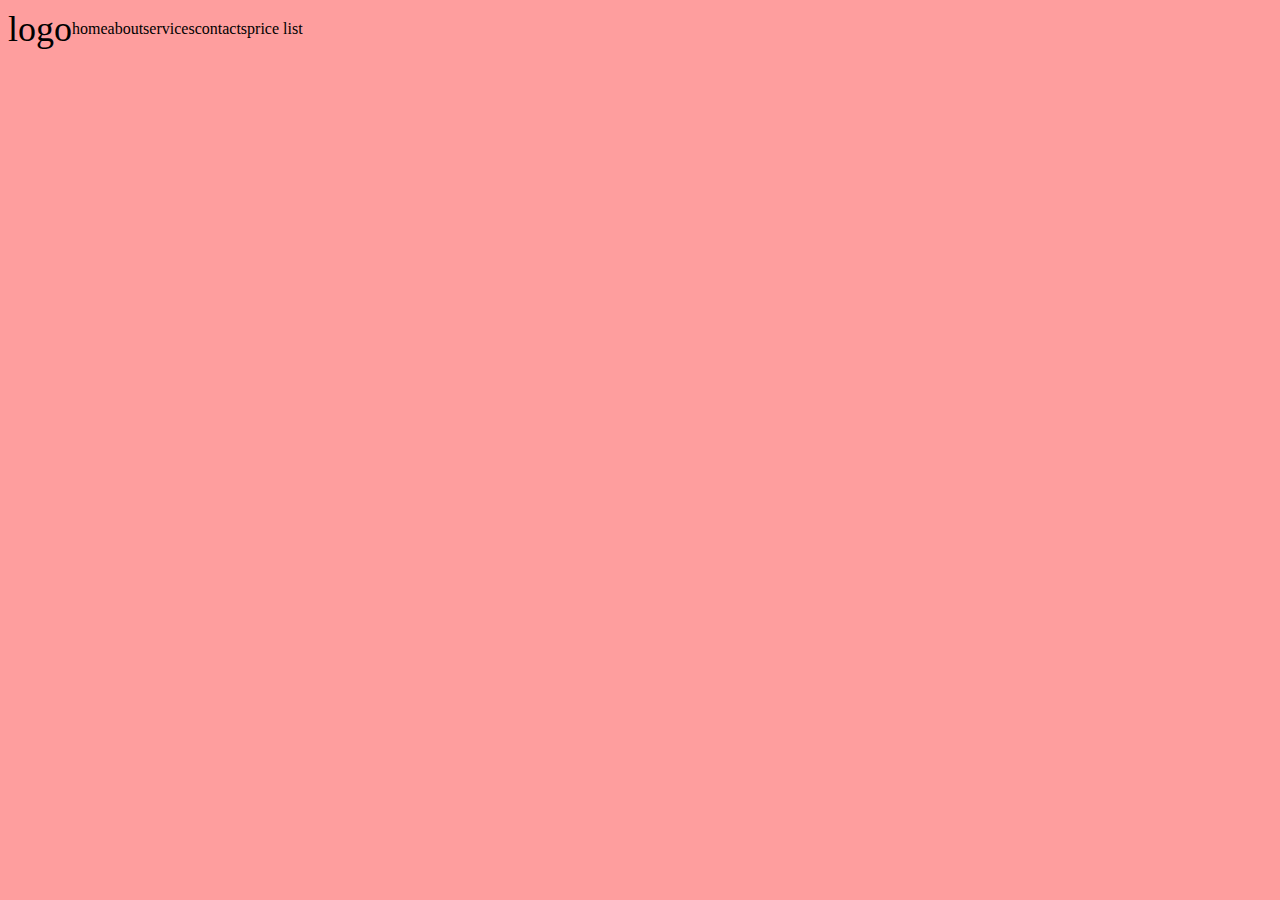
<file: 7-leson.html>
<!DOCTYPE html>
<html lang="en">
<head>
    <meta charset="UTF-8">
    <meta name="viewport" content="width=device-width, initial-scale=1.0">
    <title>Document</title>
    <link rel="stylesheet" href="retoil.css">
</head>
<body>
    <header class="karol">
        <div class="a">
            <div class="w">
                logo
            </div>
            <div class="ik">
                home
            </div>
            <div class="telik">
                about
            </div>
            <div class="delik">
                services
            </div>
            <div class="gelik"> 
                contacts
            </div>
            <div class="lambo">
                price list
            </div>
        </div>
      
    </header>
    <main>
        <div class="lamborgini">
            
        </div>
    </main>
    
</body>
</html>
</file>
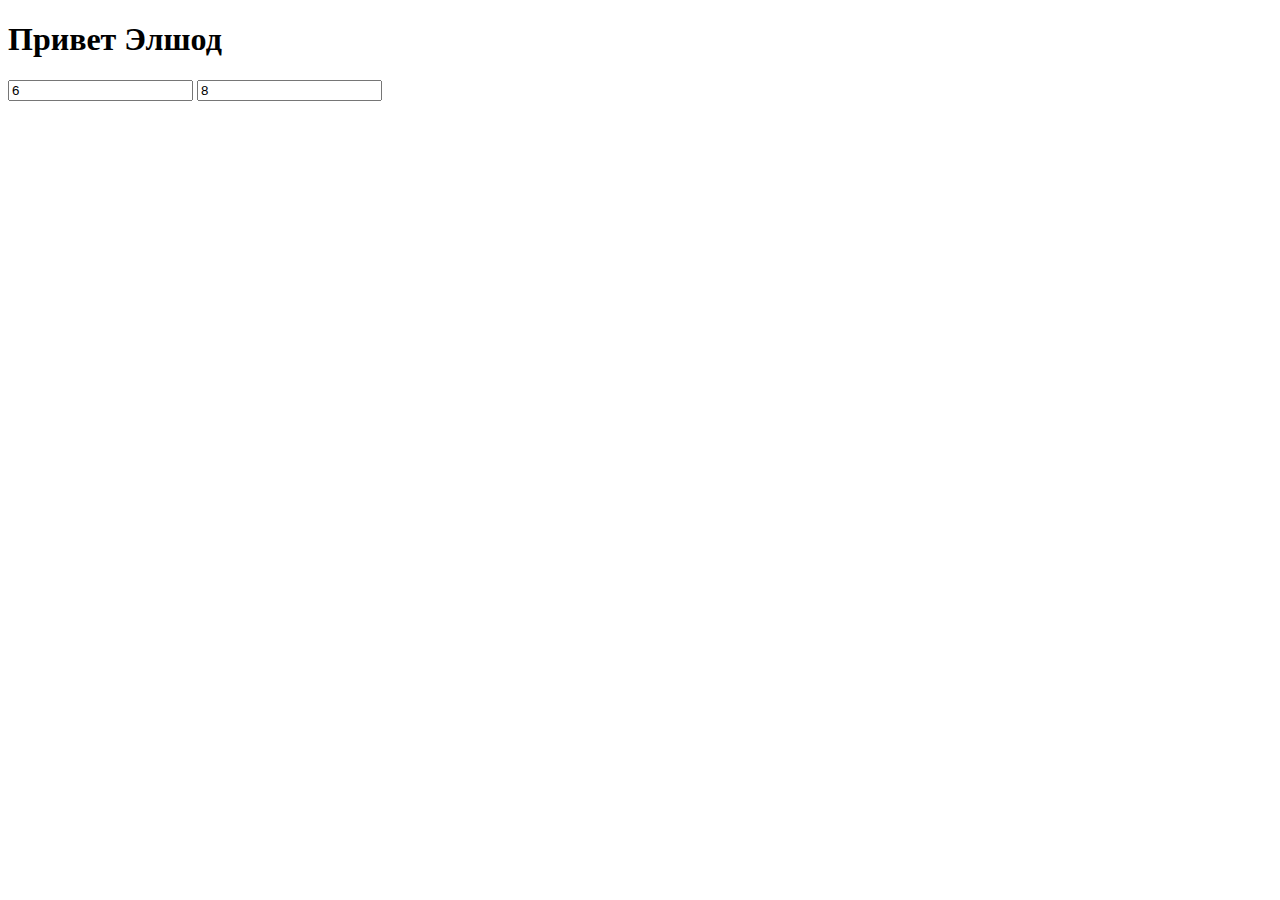
<file: a.html>
<!DOCTYPE html>
<html lang="en">
<head>
    <meta charset="UTF-8">
    <meta name="viewport" content="width=device-width, initial-scale=1.0">
    <title>Document</title>
</head>
<body>
    <h1 id="heading"></h1>
    <input type="number" id="value1" value="6">
    <input type="number" id="value2" value="8">
    <div id="output"></div>
    <script src="script.js"></script>
</body>
</html>
</file>
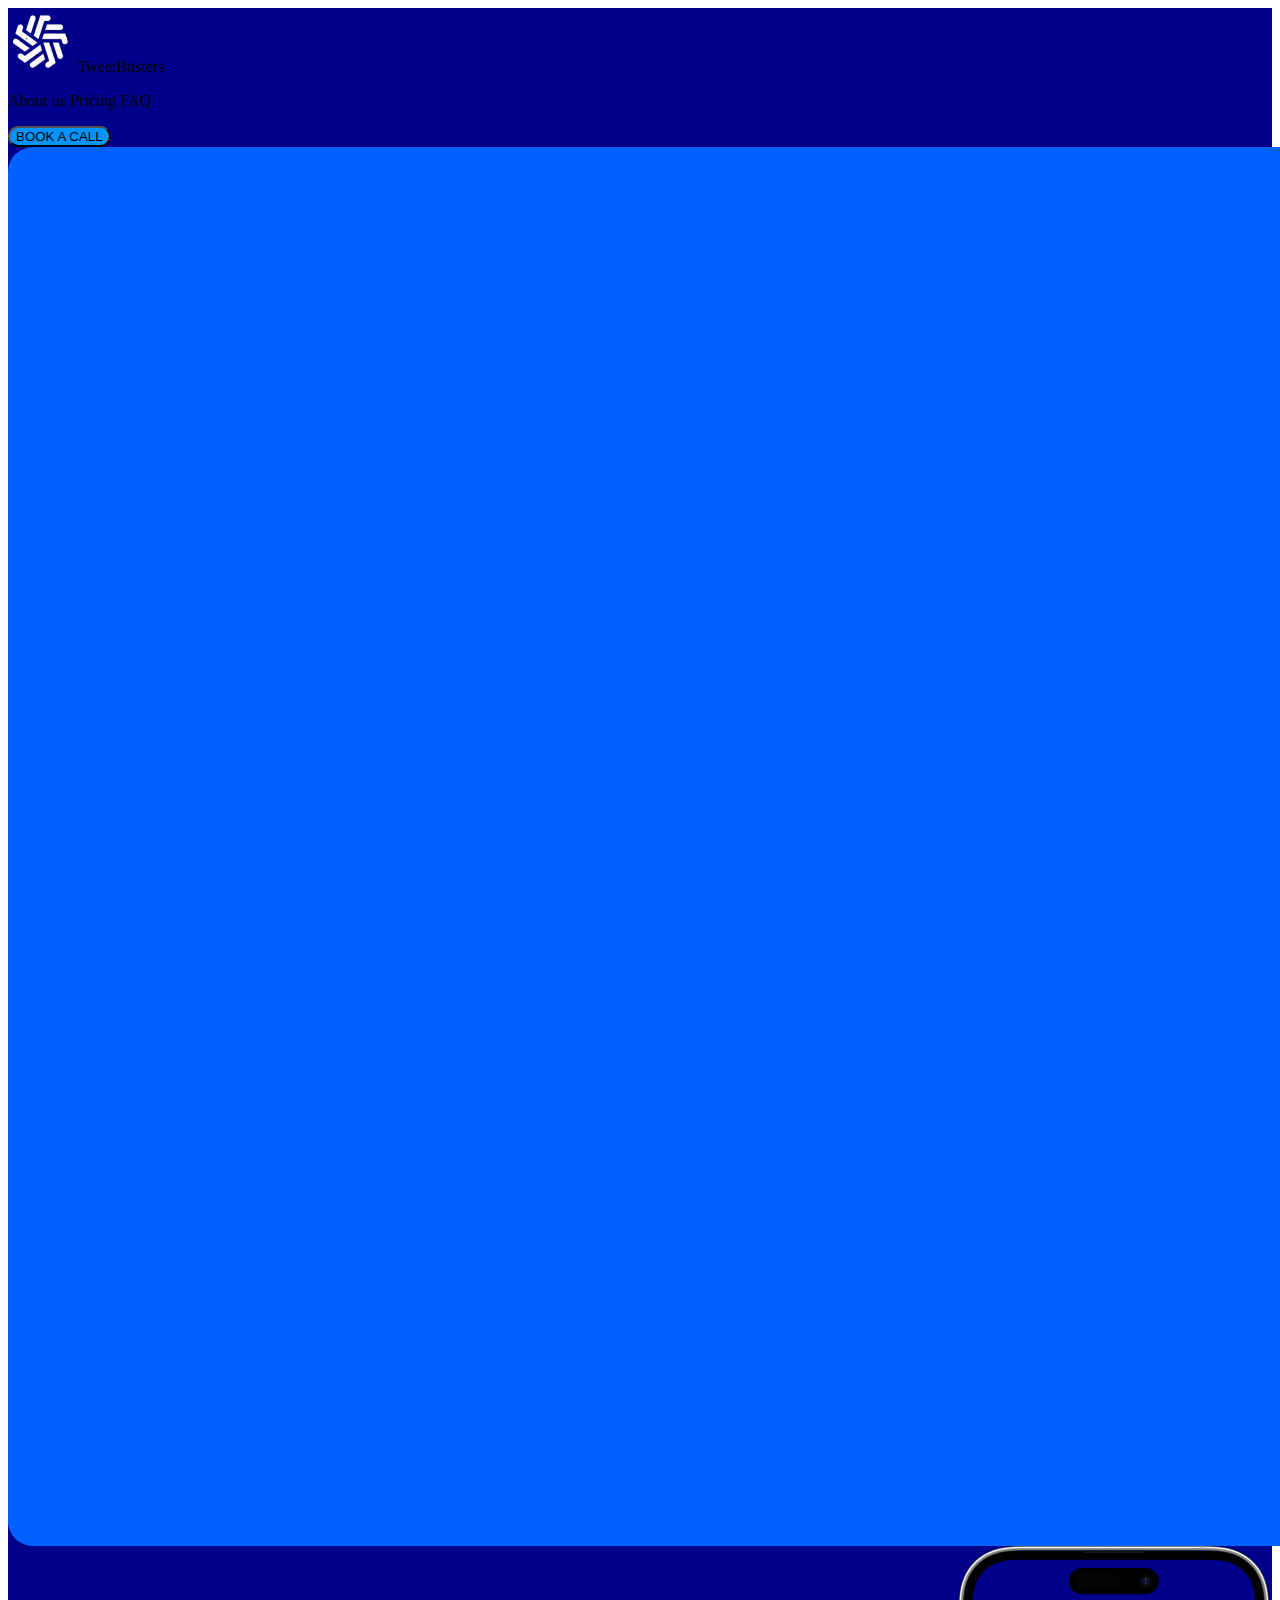
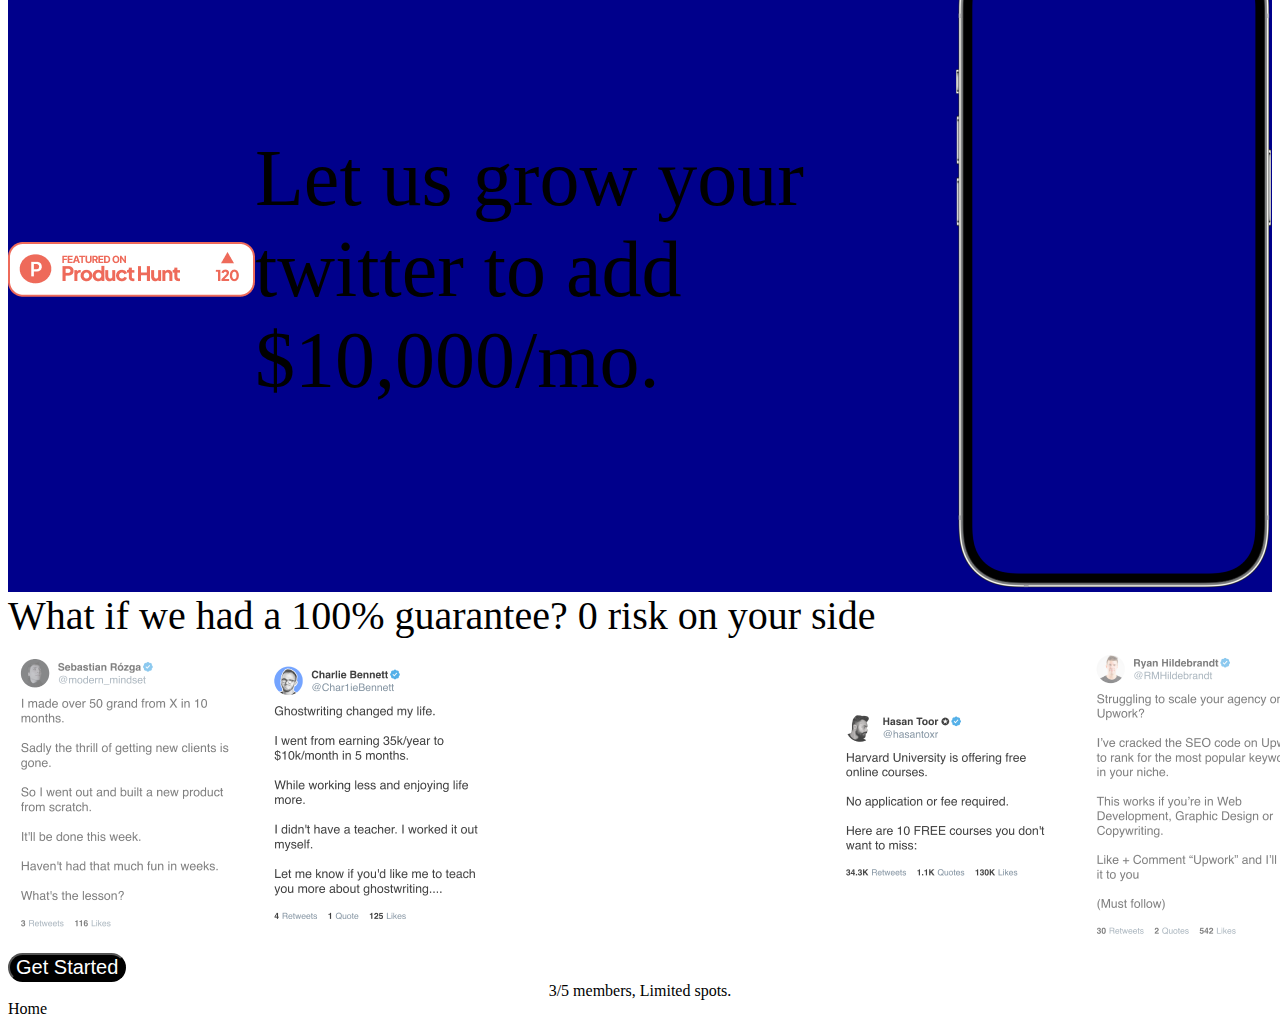
<file: indexces.html>
<!DOCTYPE html>
<html lang="en">
<head>
    <meta charset="UTF-8">
    <meta name="viewport" content="width=device-width, initial-scale=1.0">
    <title>Document</title>
    <link rel="stylesheet" href="style.css">
</head>
<body>
    <header>
        <div class="git">
           <img src="aa 1.png" alt="">
           TweetBusters
           <div>
            <p>
                About us
Pricing
FAQ
            </p>
            <button class="cek">
                BOOK A CALL
            </button>
            <div class="g">

            </div>
           </div>
           <main class="footer">
            <img src="Group 248.png" alt="">
            <div class="FAQ">
                Let us grow your twitter 
    to add $10,000/mo.
            </div>
            <div class="w">
                <img src="PHONE.png" alt="">
            </div>
            </div>
            <div class="bn">
                What if we had a 100% guarantee? 
    0 risk on your side
            </div>
            <div>
                <img src="Group 247.png" alt="">
            </div>
            <button class="vi">
                Get Started
            </button>
            <div class="fh">
                3/5  members, Limited spots.
            </div>
            <div class="w5">
                Home
            </div>

           
        </div>
    </header>
    
    </main>
    <footer>

    </footer>
</body>
</html>
</file>
<file: stylesh.css>
header {
    display: flex;
    justify-content: space-between;
    align-items: center;
}
.element {
    font-size: 15px;
}
.fast {
    font-size: 15px;
}
.div {
    font-size: 15px;
}
.pole {
    font-size: 15px;
}
.Showcase {
    font-size: 15px;
}
.tyu {
    border-radius: 20px;
    font-size: 12px;
    background-color: rgba(63, 9, 210, 1);
    color: rgba(255, 255, 255, 1);
}
.class {
    display: flex;
    justify-content: center;
    align-items: center;
}
.main {
    display: flex;
    justify-content: center;
    align-items: center;
}
.tre {
    border-radius: 20px;
    background-color: rgba(91, 46, 212, 1);
    font-size: 12px;
    display: flex;
    justify-content: center;
    align-items: center;

}
.Group {
    display: flex;
    justify-content: center;
    align-items: center;
}
.font {
    display: flex;
    justify-content: center;
    align-items: center;
}
.had {
    display: flex;
    gap: 2rem;
}
body  {
    background-color: rgba(242, 240, 236, 1);

}
</file>
<file: stylesss.css>
body {
    background-color: rgba(10, 5, 23, 1);
}
.hp {
    font-size: 16px;
}
.ter {
    font-size: 16px;

}
.aris {
    font-size: 16px;
}
.git {
    font-size: 16px;
}
.Group {
    font-size: 16px;
}
.github {
    font-size: 16px;
}
.treagain {
    border-radius: 11px;
    font-size: 16px;
    background-color: rgba(7, 7, 7, 0.2356);
    color: white;
}
.fast {
    color: white;
    display: flex;
    gap: 2rem;
    justify-content: center;
    align-items: center;
    border: 1px;
}
.rem {
    display: flex;
    justify-content: center;
    align-items: center;
}
.rim {
    font-size: 75px;
    color: white;
}
.just {
    display: flex;
    justify-content: center;
    align-items: center;
}
.poli {
    display: flex;
    justify-content: center;
    align-items: center;
}
.voli {
    display: flex;
    justify-content: center;
    align-items: center;
}
.volite {
    display: flex;
    justify-content: center;
    align-items: center;
}
</file>
<file: stylediv.css>
body {
    background-color: rgba(23, 97, 182, 1);
}
.asist {
    font-size: 15px;
}
.honor {
    border-radius: 10px;
    font-size: 15px;
}
.trefooot {
    display: flex;
    gap: 2rem;
}
.radius {
    display: flex;
    justify-content: center;
    align-items: center;
}
.aria {
    font-size: 70px;
    color: white;
    display: flex;
    justify-content: center;
    align-items: center;
}
.ara {
    display: flex;
    justify-content: center;
    align-items: center;
}
.araund {

    color: white;
}
.reod {
    display: flex;
    justify-content: center;
    align-items: center;
}
.dura {
    display: flex;
    justify-content: center;
    align-items: center;
}
</file>
<file: retoil.css>
body {
    background-color: #FE9E9E;
}
.w {
    color: black;
    font-size: 36px;
    gap: 2rem;
}
.ik {
    gap: 10px;
    color: black;
}
.telik {
    gap: 10px;
    color: black;
}
.delik {
    gap: 10px;
    color: black;
}
.gelik {
    gap: 10px;
    color: black;
}
.lambo {
    gap: 10px;
    color: black;
}
.a {
    display: flex;
    justify-content: center;
    align-items: center;
}
.karol {
    display: flex;
   
}
.lamborgini {
    background-color: #ECECEC;
    gap: 120px;
}
</file>
<file: style.css>
.git {
    background-color: darkblue;
    padding: 1299 1399cm;
}
.cek {
    border-radius: 9999cm;
    background-color: rgba(0, 148, 255, 1);
}
.g {
    background-color: rgba(0, 97, 255, 1);
    width: 1361px;
    height: 1399px;
    top: 120px;
    left: auto;
    right: auto;
    border-radius: 25px;
    display: flex;
    align-items: center;
    justify-content: center;
}
.footer {
    display: flex;
    align-items: center;
    justify-content: center;
    bottom: 3000px;

}
.FAQ {
    font-size: 80px;
}
.w {
    align-items: center;
}
.bn {
    font-size: 40px;
}
.vi {
    border-radius: 15px;
    color: white;
    background-color: rgba(0, 0, 0, 1);
    display: flex;
    justify-content: center;
    align-items: center;
    font-size: 20px
}
.fh {
    display: flex;
    justify-content: center;
    align-items: center;
}
</file>
